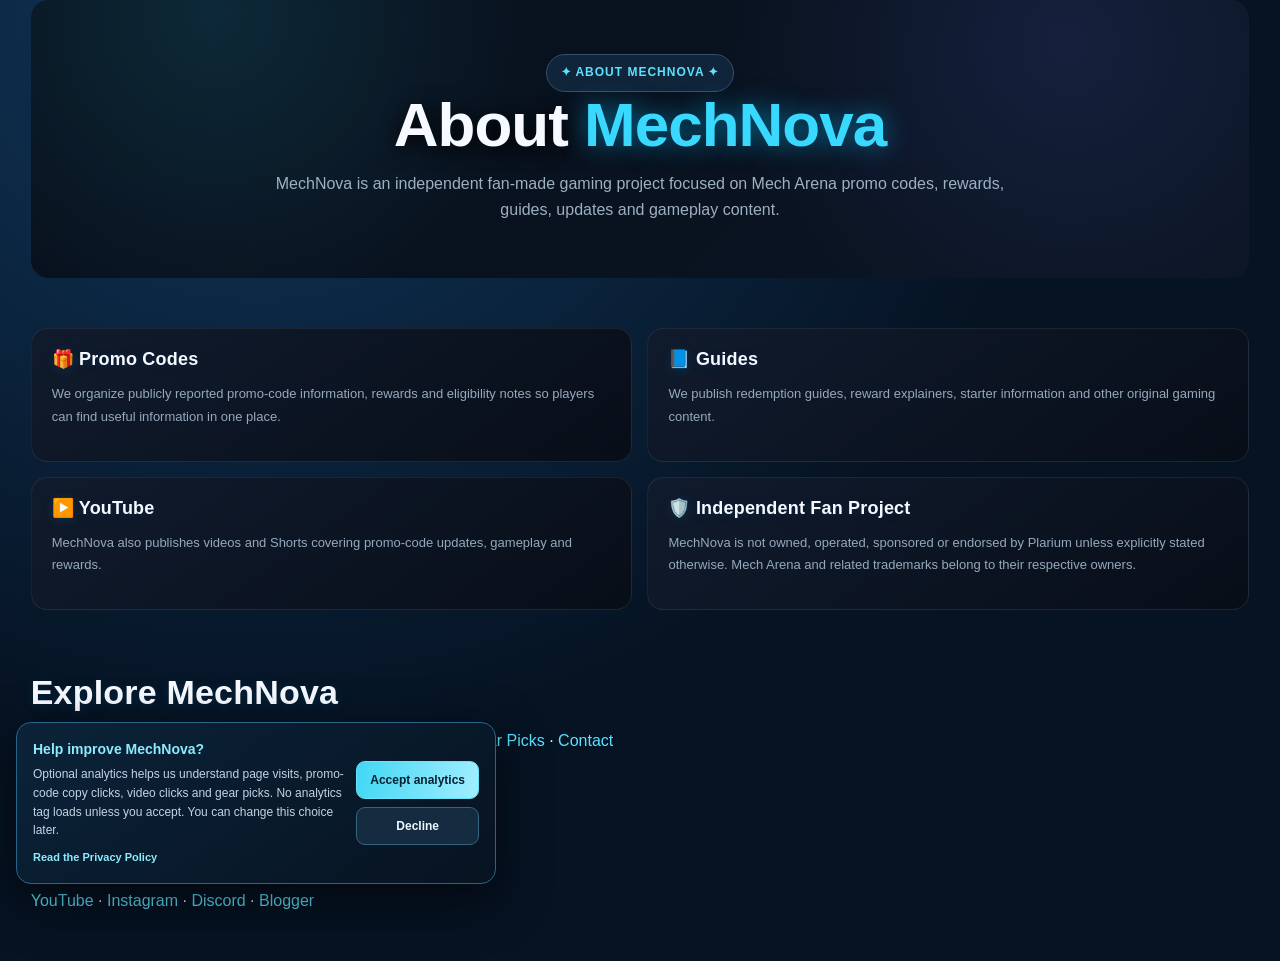
<file: about.html>
<!DOCTYPE html>
<html lang="en">
<head>
<script async src="https://pagead2.googlesyndication.com/pagead/js/adsbygoogle.js?client=ca-pub-9952851746157803" crossorigin="anonymous"></script>
<meta charset="UTF-8">
<meta name="viewport" content="width=device-width, initial-scale=1.0">
<meta name="description" content="About MechNova, an independent Mech Arena fan project featuring promo codes, rewards, guides and gameplay.">
<link rel="canonical" href="https://mechnovaofficial.github.io/about.html">
<title>About MechNova | Mech Arena Codes & Rewards</title>
<link rel="stylesheet" href="/mechnova.css?v=20261010-expiry-analytics">
<style>
.about-hero{padding:54px 24px;text-align:center;background:radial-gradient(circle at 15% 5%,rgba(59,217,255,.12),transparent 30%),radial-gradient(circle at 85% 15%,rgba(91,124,255,.13),transparent 32%),linear-gradient(135deg,#07101c,#0b1422);border-radius:18px}
.about-hero h1{font-size:clamp(38px,6vw,62px);margin:0 0 12px}.about-hero h1 span{color:#39d9ff}.about-hero p{max-width:760px;margin:auto;color:#9db0c2}
.about-grid{display:grid;grid-template-columns:repeat(2,minmax(0,1fr));gap:15px;margin-top:20px}
.about-card{padding:20px;border:1px solid rgba(255,255,255,.08);border-radius:16px;background:linear-gradient(145deg,#101b2d,#080e18)}
.about-card h2{margin:0 0 8px;font-size:18px}.about-card p{color:#94a9bd;font-size:13px;line-height:1.7}
@media(max-width:700px){.about-grid{grid-template-columns:1fr}}
</style>
 <script defer src="/analytics.js?v=20261010a"></script>
<link rel="icon" href="/favicon.ico" sizes="any"><link rel="icon" type="image/png" sizes="32x32" href="/favicon-32.png"><link rel="apple-touch-icon" href="/favicon-180.png">
<script type="application/ld+json">
{
  "@context": "https://schema.org",
  "@type": "AboutPage",
  "name": "About MechNova",
  "description": "MechNova is an independent fan-made gaming project focused on Mech Arena promo codes, rewards, guides, updates and gameplay.",
  "url": "https://mechnovaofficial.github.io/about.html",
  "isPartOf": {
    "@type": "WebSite",
    "name": "MechNova",
    "url": "https://mechnovaofficial.github.io/"
  }
}
</script>
</head>
<body>
<main class="container">
<section class="about-hero">
<div class="tag">✦ ABOUT MECHNOVA ✦</div>
<h1>About <span>MechNova</span></h1>
<p>MechNova is an independent fan-made gaming project focused on Mech Arena promo codes, rewards, guides, updates and gameplay content.</p>
</section>
<section class="section">
<div class="about-grid">
<article class="about-card"><h2>🎁 Promo Codes</h2><p>We organize publicly reported promo-code information, rewards and eligibility notes so players can find useful information in one place.</p></article>
<article class="about-card"><h2>📘 Guides</h2><p>We publish redemption guides, reward explainers, starter information and other original gaming content.</p></article>
<article class="about-card"><h2>▶️ YouTube</h2><p>MechNova also publishes videos and Shorts covering promo-code updates, gameplay and rewards.</p></article>
<article class="about-card"><h2>🛡️ Independent Fan Project</h2><p>MechNova is not owned, operated, sponsored or endorsed by Plarium unless explicitly stated otherwise. Mech Arena and related trademarks belong to their respective owners.</p></article>
</div>
</section>
<section class="section about-useful-links">
<h2>Explore MechNova</h2>
<p><a href="/">Home</a> · <a href="/#codes">Current Promo Codes</a> · <a href="/promo-codes-2026.html">Promo Code Guide</a> · <a href="/affiliate.html">Gaming Gear Picks</a> · <a href="/contact.html">Contact</a></p>
</section>
<section class="section">
<h2>🌐 Follow MechNova</h2>
<p><a href="https://www.youtube.com/@OfficialMechNova" target="_blank" rel="noopener">YouTube</a> · <a href="https://www.instagram.com/mechnovaofficial" target="_blank" rel="noopener">Instagram</a> · <a href="https://discord.gg/W5vGjBkgz" target="_blank" rel="noopener">Discord</a> · <a href="https://mechnovaofficial.blogspot.com/" target="_blank" rel="noopener">Blogger</a></p>
</section>
</main>
</body>
</html>
</file>
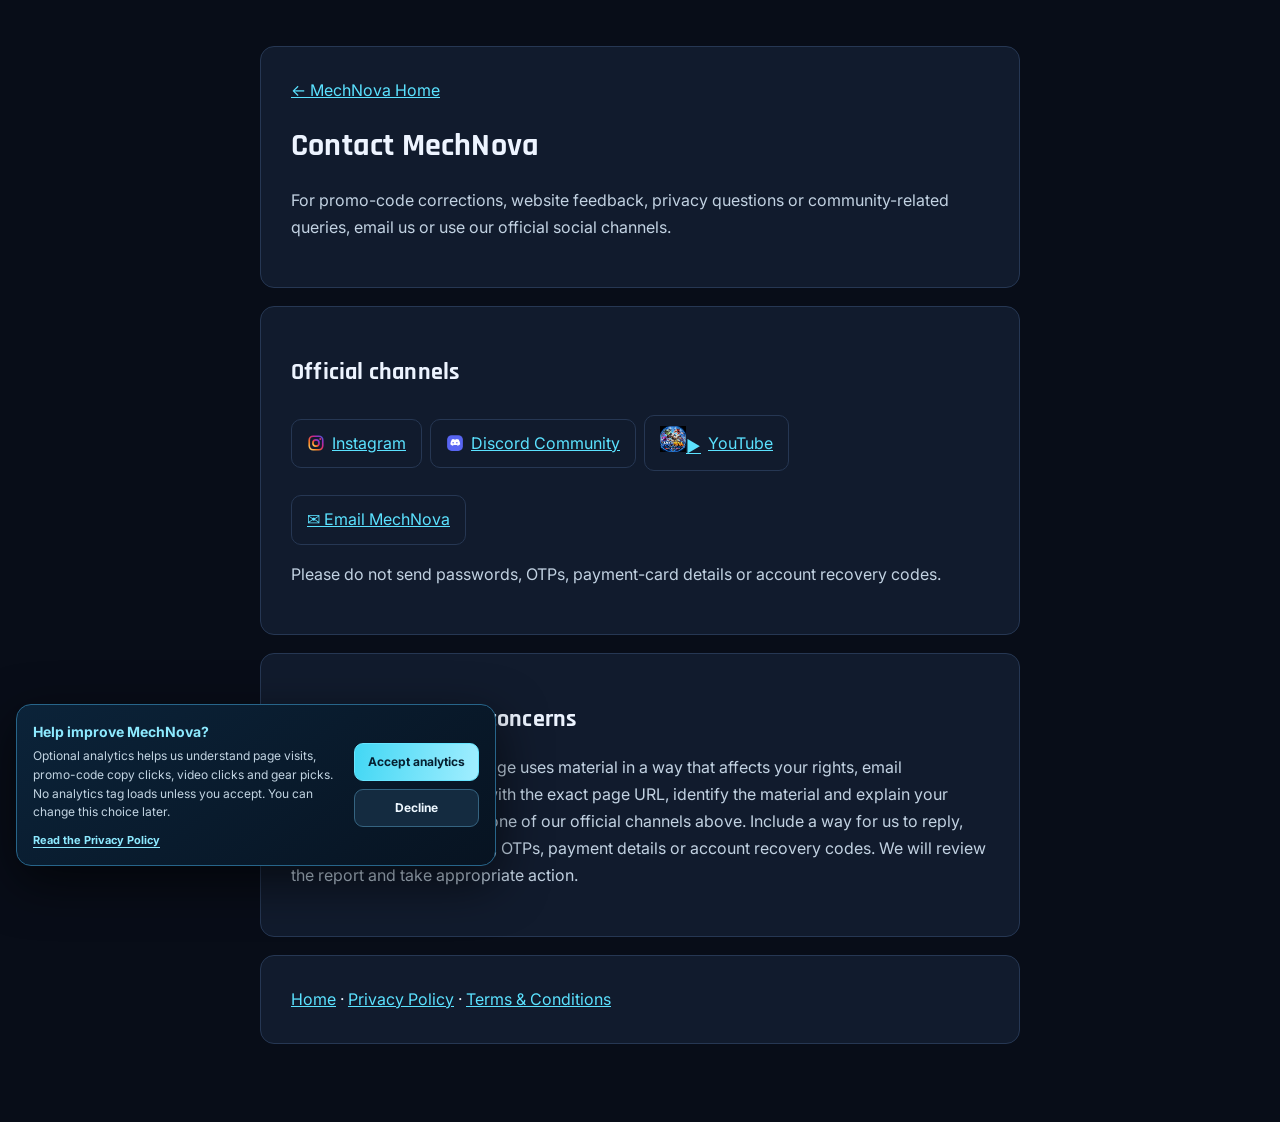
<file: contact.html>
<!doctype html>
<html lang="en"><head>
<script async src="https://pagead2.googlesyndication.com/pagead/js/adsbygoogle.js?client=ca-pub-9952851746157803" crossorigin="anonymous"></script><meta charset="utf-8"><meta name="viewport" content="width=device-width,initial-scale=1"><title>Contact MechNova | Promo Code Help &amp; Support</title><meta name="description" content="Contact MechNova for promo-code corrections, privacy questions, rights concerns and website feedback."><link rel="canonical" href="https://mechnovaofficial.github.io/contact.html"><meta name="robots" content="index,follow"><link rel="preconnect" href="https://fonts.googleapis.com"><link rel="preconnect" href="https://fonts.gstatic.com" crossorigin><link href="https://fonts.googleapis.com/css2?family=Inter:wght@400;500;600;700;800&family=Rajdhani:wght@500;600;700&display=swap" rel="stylesheet"><style>:root{color-scheme:dark;--bg:#080d18;--panel:#111b2d;--text:#edf4ff;--muted:#c2d2e2;--accent:#5be2ff;--line:#263753}*{box-sizing:border-box}body{margin:0;background:var(--bg);color:var(--text);font:16px/1.7 Inter,"Nirmala UI","Segoe UI",Arial,sans-serif}h1,h2{font-family:Rajdhani,"Nirmala UI","Segoe UI",Arial,sans-serif;font-weight:700;letter-spacing:.2px;line-height:1.25}.wrap{width:min(760px,calc(100% - 32px));margin:auto;padding:28px 0 60px}header,section,footer{background:var(--panel);border:1px solid var(--line);border-radius:14px;padding:clamp(18px,4vw,30px);margin:18px 0}a{color:var(--accent)}p{color:var(--muted)}.link{display:inline-block;padding:10px 15px;border:1px solid var(--line);border-radius:10px;margin:8px 8px 0 0} .social-symbol-library{position:absolute;width:0;height:0;overflow:hidden}.social-link{display:inline-flex;align-items:center;gap:7px}.social-icon{width:18px;height:18px;flex:0 0 18px;display:block}.social-link--youtube{--social-brand:#ff0033}.social-link--discord{--social-brand:#5865f2}.social-link--instagram{--social-brand:#d62976}.social-arrow{font-size:.82em;opacity:.75}.link.social-link{display:inline-flex;margin:8px 8px 0 0}</style> <script defer src="/analytics.js?v=20261010a"></script>
<link rel="icon" href="/favicon.ico" sizes="any"><link rel="icon" type="image/png" sizes="32x32" href="/favicon-32.png"><link rel="apple-touch-icon" href="/favicon-180.png">
</head><body><svg class="social-symbol-library" aria-hidden="true" focusable="false" xmlns="http://www.w3.org/2000/svg">
 <defs><linearGradient id="instagram-gradient" x1="0" y1="1" x2="1" y2="0"><stop offset="0" stop-color="#feda75"/><stop offset=".28" stop-color="#fa7e1e"/><stop offset=".58" stop-color="#d62976"/><stop offset=".8" stop-color="#962fbf"/><stop offset="1" stop-color="#4f5bd5"/></linearGradient></defs>
 
 <symbol id="social-mark-instagram" viewBox="0 0 24 24"><rect x="3" y="3" width="18" height="18" rx="5.2" fill="none" stroke="url(#instagram-gradient)" stroke-width="2.2"/><circle cx="12" cy="12" r="4.1" fill="none" stroke="url(#instagram-gradient)" stroke-width="2.2"/><circle cx="17.7" cy="6.6" r="1.35" fill="#d62976"/></symbol>
 <symbol id="social-mark-discord" viewBox="0 0 24 24"><rect x="1.5" y="1.5" width="21" height="21" rx="6" fill="#5865f2"/><path d="M7.1 7.4a13.2 13.2 0 0 1 3-.9l.4.8a10.6 10.6 0 0 1 3 0l.4-.8a13.2 13.2 0 0 1 3 .9c1.2 1.8 1.9 3.9 2 6.2-1 1-2.2 1.7-3.5 2l-.7-1.1 1.1-.5a8 8 0 0 1-6.9 0l1.1.5-.7 1.1a9 9 0 0 1-3.5-2c.1-2.3.8-4.4 2.1-6.2Z" fill="#fff"/><circle cx="9.5" cy="11.5" r="1" fill="#5865f2"/><circle cx="14.5" cy="11.5" r="1" fill="#5865f2"/></symbol>
</svg><main class="wrap"><header><a href="/">← MechNova Home</a><h1>Contact MechNova</h1><p>For promo-code corrections, website feedback, privacy questions or community-related queries, email us or use our official social channels.</p></header><section><h2>Official channels</h2><a class="link social-link social-link--instagram" href="https://www.instagram.com/mechnovaofficial?stkn=MWMyYnNqdWs0aWJ2Zw==" target="_blank" rel="noopener noreferrer"><svg class="social-icon" aria-hidden="true" focusable="false" viewBox="0 0 24 24"><use href="#social-mark-instagram"></use></svg><span>Instagram</span></a><a class="link social-link social-link--discord" href="https://discord.gg/W5vGjBkgz" target="_blank" rel="noopener noreferrer"><svg class="social-icon" aria-hidden="true" focusable="false" viewBox="0 0 24 24"><use href="#social-mark-discord"></use></svg><span>Discord Community</span></a><a class="link social-link social-link--youtube" href="https://www.youtube.com/@OfficialMechNova" target="_blank" rel="noopener noreferrer"><span class="channel-logo-wrap"><img class="channel-logo" src="/images/MechNova-logo.webp" alt="MechNova" width="26" height="26" loading="lazy" decoding="async"><span class="channel-platform-badge" aria-hidden="true">▶</span></span><span>YouTube</span></a><p><a class="link" href="mailto:krishnanare9@gmail.com">✉ Email MechNova</a></p><p>Please do not send passwords, OTPs, payment-card details or account recovery codes.</p></section><section><h2>Rights and content concerns</h2><p>If you believe a page or image uses material in a way that affects your rights, email <a href="mailto:krishnanare9@gmail.com">krishnanare9@gmail.com</a> with the exact page URL, identify the material and explain your concern. You can also use one of our official channels above. Include a way for us to reply, but do not send passwords, OTPs, payment details or account recovery codes. We will review the report and take appropriate action.</p></section><footer><a href="/">Home</a> · <a href="/privacy-policy.html">Privacy Policy</a> · <a href="/terms-and-disclaimer.html">Terms &amp; Conditions</a></footer></main></body></html>
</file>
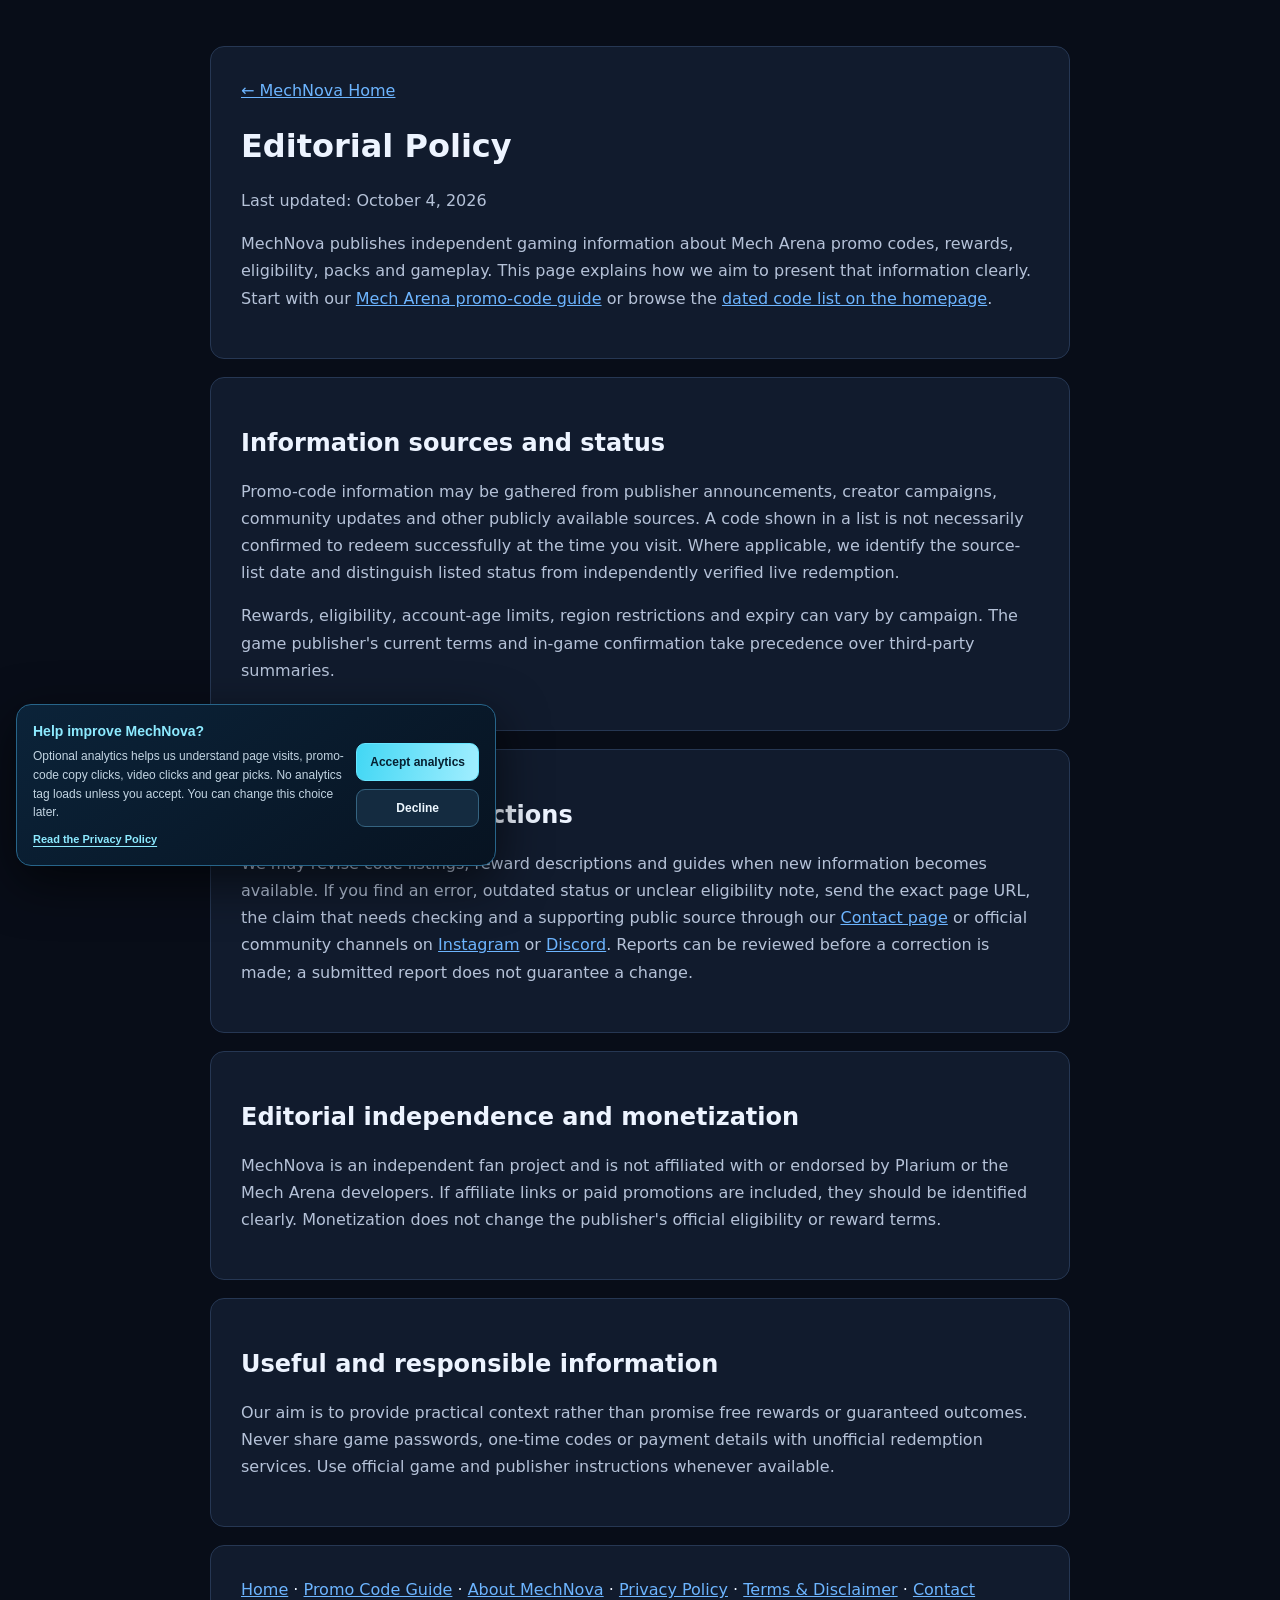
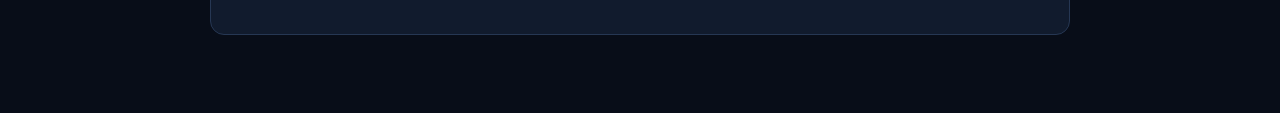
<file: editorial-policy.html>
<!doctype html>
<html lang="en"><head>
<script async src="https://pagead2.googlesyndication.com/pagead/js/adsbygoogle.js?client=ca-pub-9952851746157803" crossorigin="anonymous"></script><meta charset="utf-8"><meta name="viewport" content="width=device-width,initial-scale=1"><title>Editorial Policy | MechNova Promo Codes</title><meta name="description" content="Learn how MechNova presents Mech Arena promo-code information, eligibility notes, updates and corrections."><link rel="canonical" href="https://mechnovaofficial.github.io/editorial-policy.html"><meta name="robots" content="index,follow"><style>:root{color-scheme:dark;--bg:#080d18;--panel:#111b2d;--text:#edf4ff;--muted:#b5c2d8;--accent:#6db5ff;--line:#263753}*{box-sizing:border-box}body{margin:0;background:var(--bg);color:var(--text);font:16px/1.7 system-ui,Arial,sans-serif}.wrap{width:min(860px,calc(100% - 32px));margin:auto;padding:28px 0 60px}header,section,footer{background:var(--panel);border:1px solid var(--line);border-radius:14px;padding:clamp(18px,4vw,30px);margin:18px 0}a{color:var(--accent)}h1,h2{line-height:1.25}p,li{color:var(--muted)}</style> <script defer src="/analytics.js?v=20261010a"></script>
<link rel="icon" href="/favicon.ico" sizes="any"><link rel="icon" type="image/png" sizes="32x32" href="/favicon-32.png"><link rel="apple-touch-icon" href="/favicon-180.png">
</head><body><main class="wrap"><header><a href="/">← MechNova Home</a><h1>Editorial Policy</h1><p>Last updated: October 4, 2026</p><p>MechNova publishes independent gaming information about Mech Arena promo codes, rewards, eligibility, packs and gameplay. This page explains how we aim to present that information clearly. Start with our <a href="/promo-codes-2026.html">Mech Arena promo-code guide</a> or browse the <a href="/#codes">dated code list on the homepage</a>.</p></header>
<section><h2>Information sources and status</h2><p>Promo-code information may be gathered from publisher announcements, creator campaigns, community updates and other publicly available sources. A code shown in a list is not necessarily confirmed to redeem successfully at the time you visit. Where applicable, we identify the source-list date and distinguish listed status from independently verified live redemption.</p><p>Rewards, eligibility, account-age limits, region restrictions and expiry can vary by campaign. The game publisher's current terms and in-game confirmation take precedence over third-party summaries.</p></section>
<section><h2>Updates and corrections</h2><p>We may revise code listings, reward descriptions and guides when new information becomes available. If you find an error, outdated status or unclear eligibility note, send the exact page URL, the claim that needs checking and a supporting public source through our <a href="/contact.html">Contact page</a> or official community channels on <a href="https://www.instagram.com/mechnovaofficial?stkn=MWMyYnNqdWs0aWJ2Zw==" target="_blank" rel="noopener noreferrer">Instagram</a> or <a href="https://discord.gg/W5vGjBkgz" target="_blank" rel="noopener noreferrer">Discord</a>. Reports can be reviewed before a correction is made; a submitted report does not guarantee a change.</p></section>
<section><h2>Editorial independence and monetization</h2><p>MechNova is an independent fan project and is not affiliated with or endorsed by Plarium or the Mech Arena developers. If affiliate links or paid promotions are included, they should be identified clearly. Monetization does not change the publisher's official eligibility or reward terms.</p></section>
<section><h2>Useful and responsible information</h2><p>Our aim is to provide practical context rather than promise free rewards or guaranteed outcomes. Never share game passwords, one-time codes or payment details with unofficial redemption services. Use official game and publisher instructions whenever available.</p></section><footer><a href="/">Home</a> · <a href="/promo-codes-2026.html">Promo Code Guide</a> · <a href="/about.html">About MechNova</a> · <a href="/privacy-policy.html">Privacy Policy</a> · <a href="/terms-and-disclaimer.html">Terms &amp; Disclaimer</a> · <a href="/contact.html">Contact</a></footer></main></body></html>
</file>
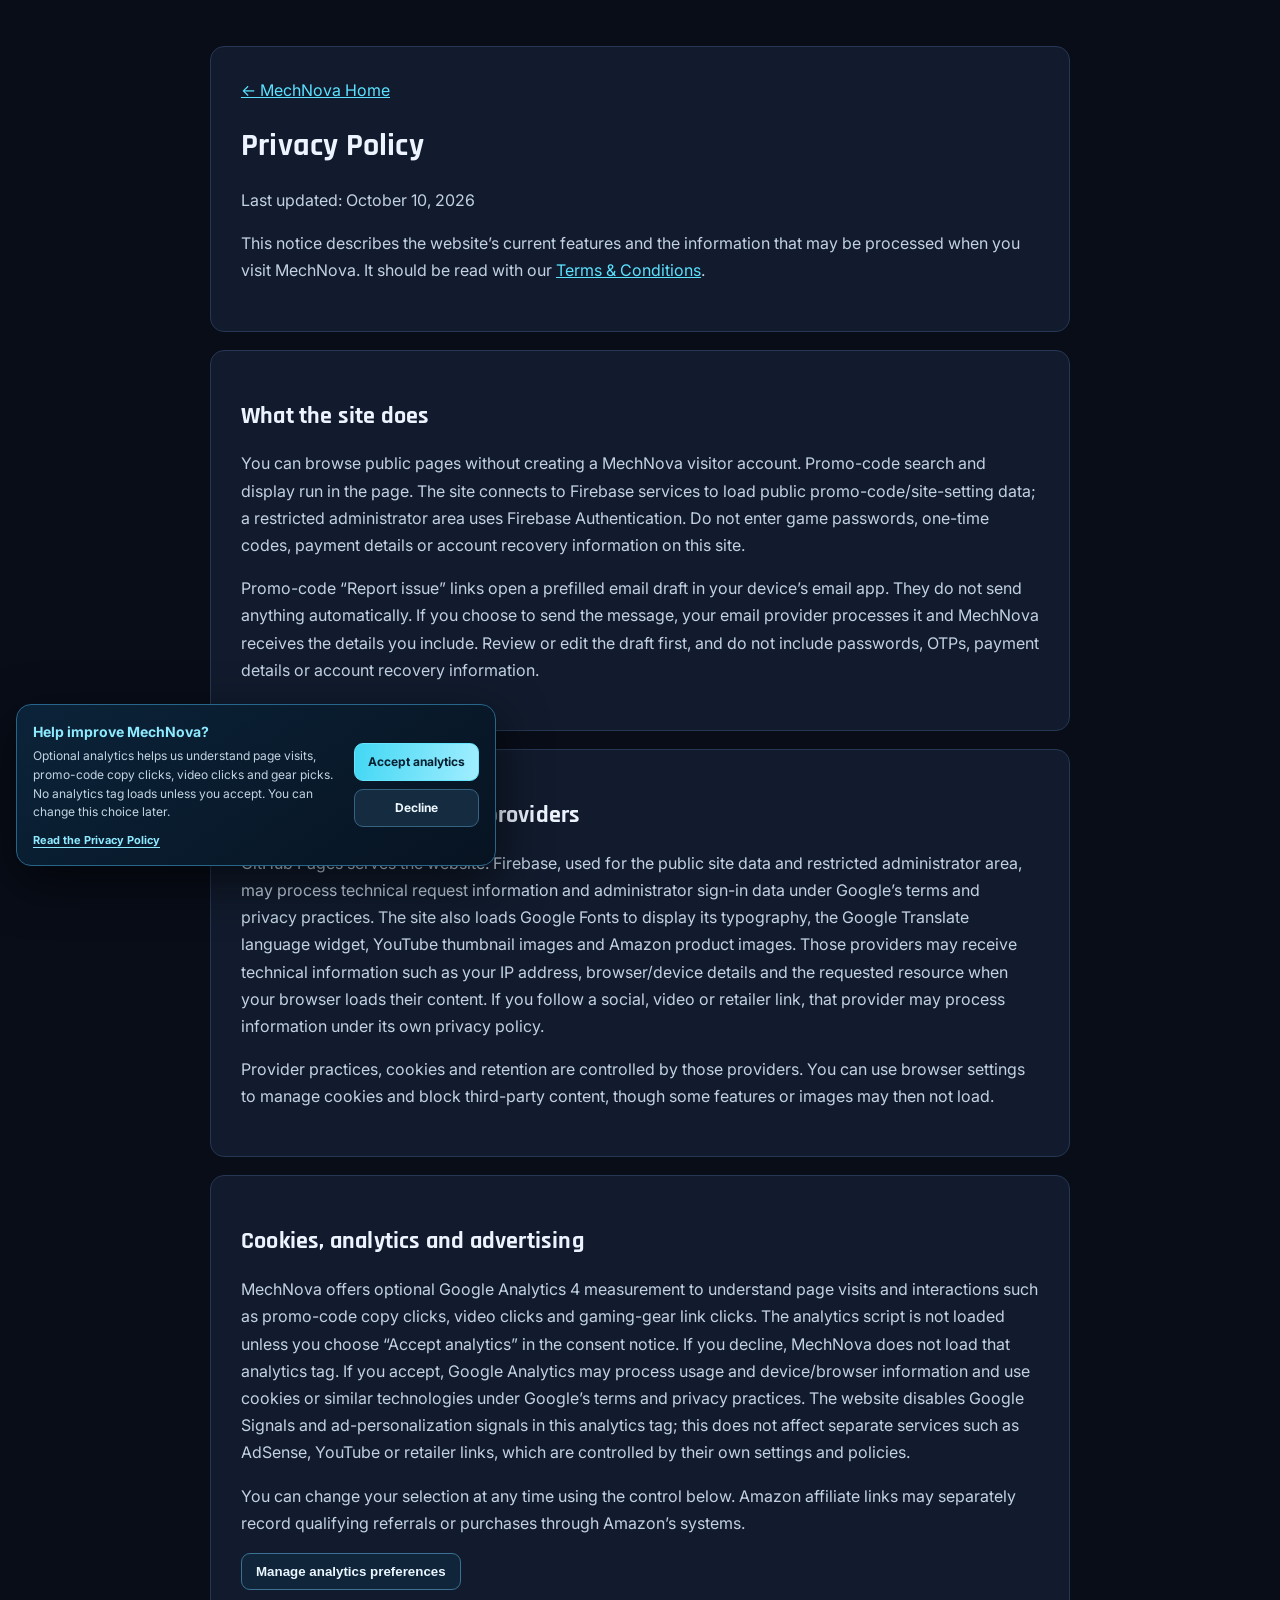
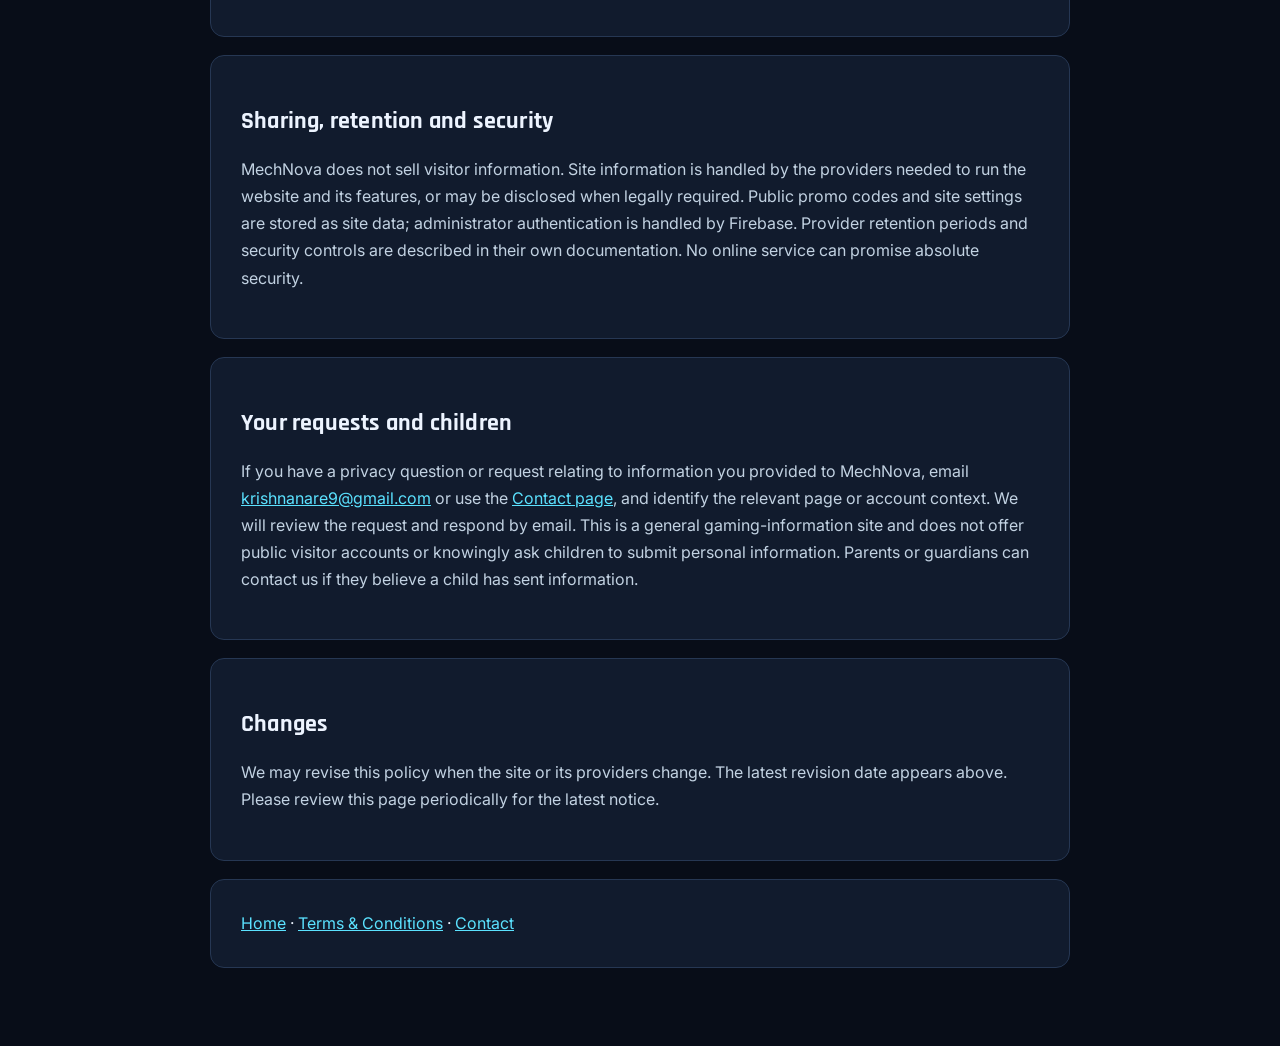
<file: privacy-policy.html>
<!doctype html>
<html lang="en"><head>
<script async src="https://pagead2.googlesyndication.com/pagead/js/adsbygoogle.js?client=ca-pub-9952851746157803" crossorigin="anonymous"></script><meta charset="utf-8"><meta name="viewport" content="width=device-width,initial-scale=1"><title>Privacy Policy | MechNova Website &amp; Analytics</title><meta name="description" content="Learn what information may be processed when using the MechNova website and its third-party services."><link rel="canonical" href="https://mechnovaofficial.github.io/privacy-policy.html"><meta name="robots" content="index,follow"><link rel="preconnect" href="https://fonts.googleapis.com"><link rel="preconnect" href="https://fonts.gstatic.com" crossorigin><link href="https://fonts.googleapis.com/css2?family=Inter:wght@400;500;600;700;800&family=Rajdhani:wght@500;600;700&display=swap" rel="stylesheet"><style>:root{color-scheme:dark;--bg:#080d18;--panel:#111b2d;--text:#edf4ff;--muted:#c2d2e2;--accent:#5be2ff;--line:#263753}*{box-sizing:border-box}body{margin:0;background:var(--bg);color:var(--text);font:16px/1.7 Inter,"Nirmala UI","Segoe UI",Arial,sans-serif}.wrap{width:min(860px,calc(100% - 32px));margin:auto;padding:28px 0 60px}header,section,footer{background:var(--panel);border:1px solid var(--line);border-radius:14px;padding:clamp(18px,4vw,30px);margin:18px 0}a{color:var(--accent)}h1,h2{font-family:Rajdhani,"Nirmala UI","Segoe UI",Arial,sans-serif;font-weight:700;letter-spacing:.2px;line-height:1.25}p,li{color:var(--muted)}.muted{color:var(--muted)}</style> <script defer src="/analytics.js?v=20261010a"></script>
<link rel="icon" href="/favicon.ico" sizes="any"><link rel="icon" type="image/png" sizes="32x32" href="/favicon-32.png"><link rel="apple-touch-icon" href="/favicon-180.png">
</head><body><main class="wrap"><header><a href="/">← MechNova Home</a><h1>Privacy Policy</h1><p class="muted">Last updated: October 10, 2026</p><p>This notice describes the website’s current features and the information that may be processed when you visit MechNova. It should be read with our <a href="/terms-and-disclaimer.html">Terms &amp; Conditions</a>.</p></header>
<section><h2>What the site does</h2><p>You can browse public pages without creating a MechNova visitor account. Promo-code search and display run in the page. The site connects to Firebase services to load public promo-code/site-setting data; a restricted administrator area uses Firebase Authentication. Do not enter game passwords, one-time codes, payment details or account recovery information on this site.</p><p>Promo-code “Report issue” links open a prefilled email draft in your device’s email app. They do not send anything automatically. If you choose to send the message, your email provider processes it and MechNova receives the details you include. Review or edit the draft first, and do not include passwords, OTPs, payment details or account recovery information.</p></section>
<section><h2>Information handled by providers</h2><p>GitHub Pages serves the website. Firebase, used for the public site data and restricted administrator area, may process technical request information and administrator sign-in data under Google’s terms and privacy practices. The site also loads Google Fonts to display its typography, the Google Translate language widget, YouTube thumbnail images and Amazon product images. Those providers may receive technical information such as your IP address, browser/device details and the requested resource when your browser loads their content. If you follow a social, video or retailer link, that provider may process information under its own privacy policy.</p><p>Provider practices, cookies and retention are controlled by those providers. You can use browser settings to manage cookies and block third-party content, though some features or images may then not load.</p></section>
<section><h2>Cookies, analytics and advertising</h2><p>MechNova offers optional Google Analytics 4 measurement to understand page visits and interactions such as promo-code copy clicks, video clicks and gaming-gear link clicks. The analytics script is not loaded unless you choose “Accept analytics” in the consent notice. If you decline, MechNova does not load that analytics tag. If you accept, Google Analytics may process usage and device/browser information and use cookies or similar technologies under Google’s terms and privacy practices. The website disables Google Signals and ad-personalization signals in this analytics tag; this does not affect separate services such as AdSense, YouTube or retailer links, which are controlled by their own settings and policies.</p><p>You can change your selection at any time using the control below. Amazon affiliate links may separately record qualifying referrals or purchases through Amazon’s systems.</p><p><button type="button" id="manageAnalyticsConsent" style="padding:10px 14px;border:1px solid #3b7192;border-radius:9px;background:#10243a;color:#eaf7ff;font-weight:700;cursor:pointer">Manage analytics preferences</button></p></section>
<section><h2>Sharing, retention and security</h2><p>MechNova does not sell visitor information. Site information is handled by the providers needed to run the website and its features, or may be disclosed when legally required. Public promo codes and site settings are stored as site data; administrator authentication is handled by Firebase. Provider retention periods and security controls are described in their own documentation. No online service can promise absolute security.</p></section>
<section><h2>Your requests and children</h2><p>If you have a privacy question or request relating to information you provided to MechNova, email <a href="mailto:krishnanare9@gmail.com">krishnanare9@gmail.com</a> or use the <a href="/contact.html">Contact page</a>, and identify the relevant page or account context. We will review the request and respond by email. This is a general gaming-information site and does not offer public visitor accounts or knowingly ask children to submit personal information. Parents or guardians can contact us if they believe a child has sent information.</p></section>
<section><h2>Changes</h2><p>We may revise this policy when the site or its providers change. The latest revision date appears above. Please review this page periodically for the latest notice.</p></section>
<footer><a href="/">Home</a> · <a href="/terms-and-disclaimer.html">Terms &amp; Conditions</a> · <a href="/contact.html">Contact</a></footer></main></body></html>
</file>
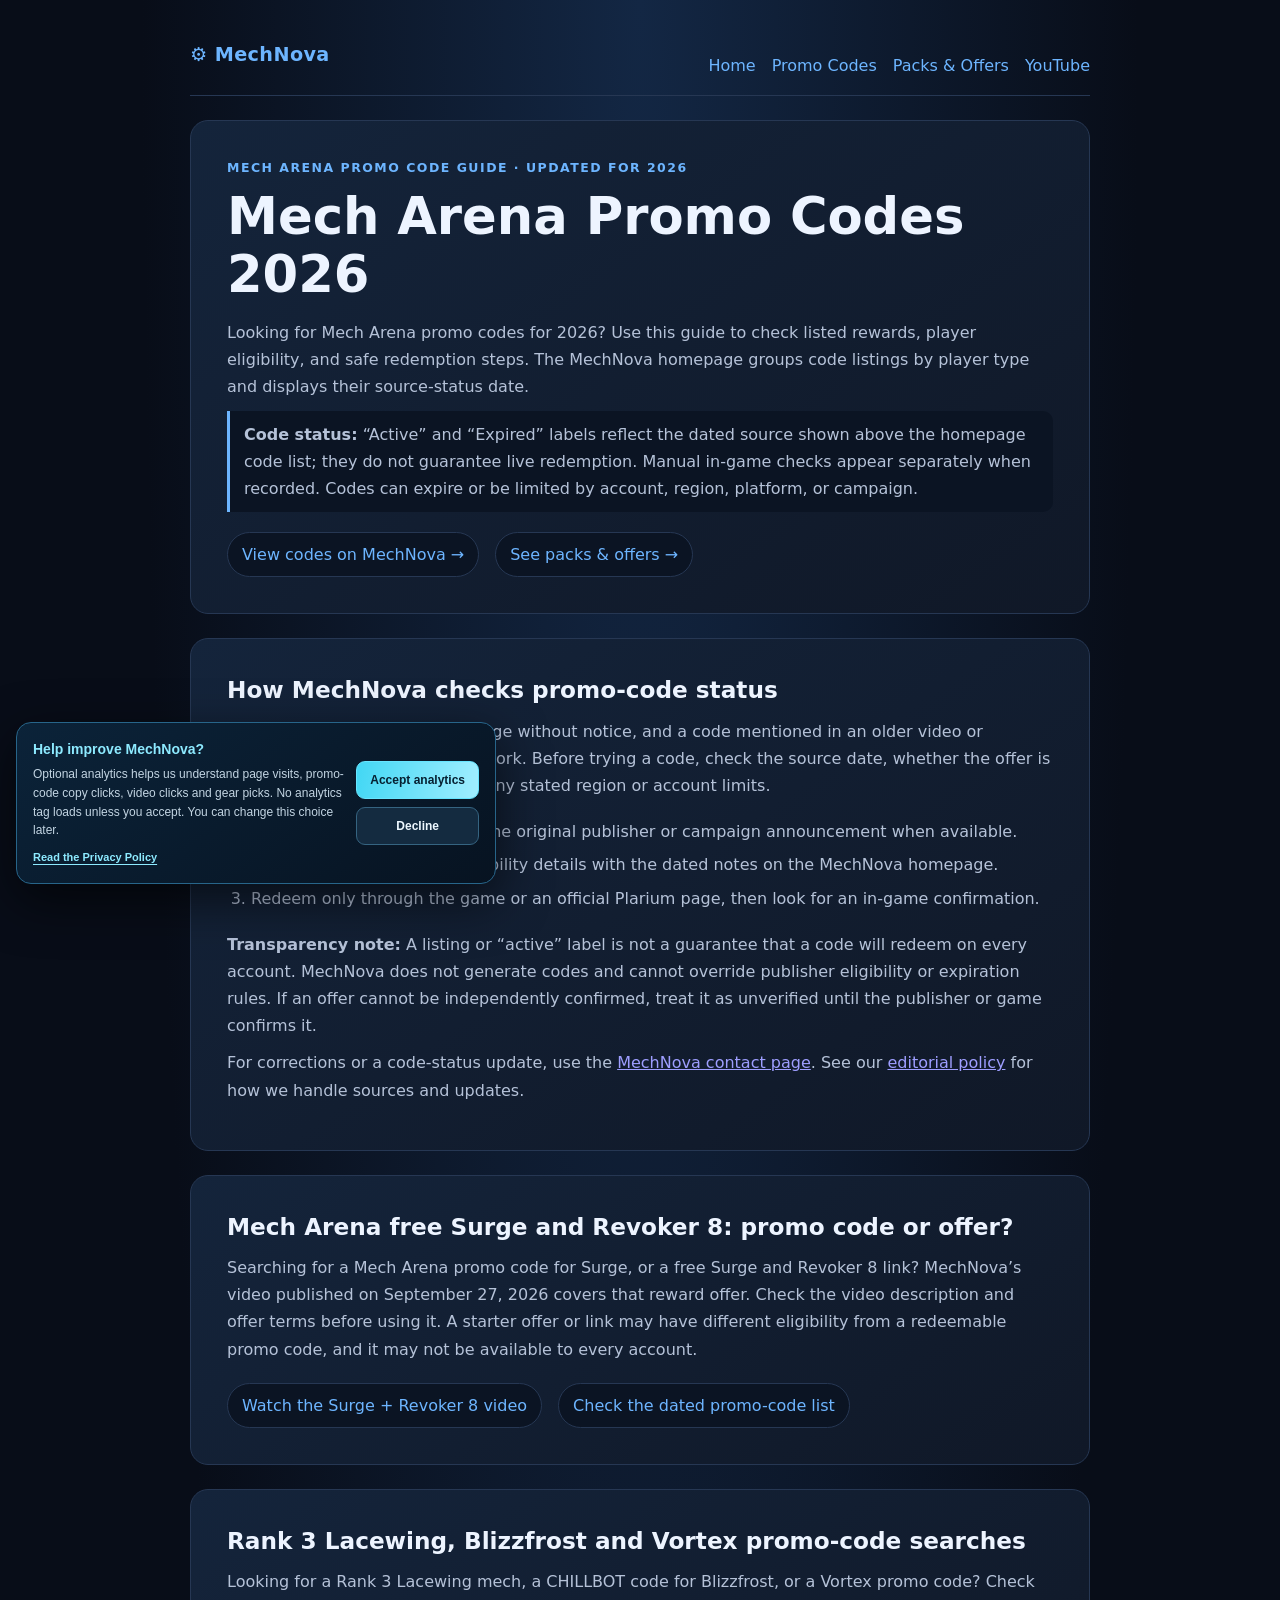
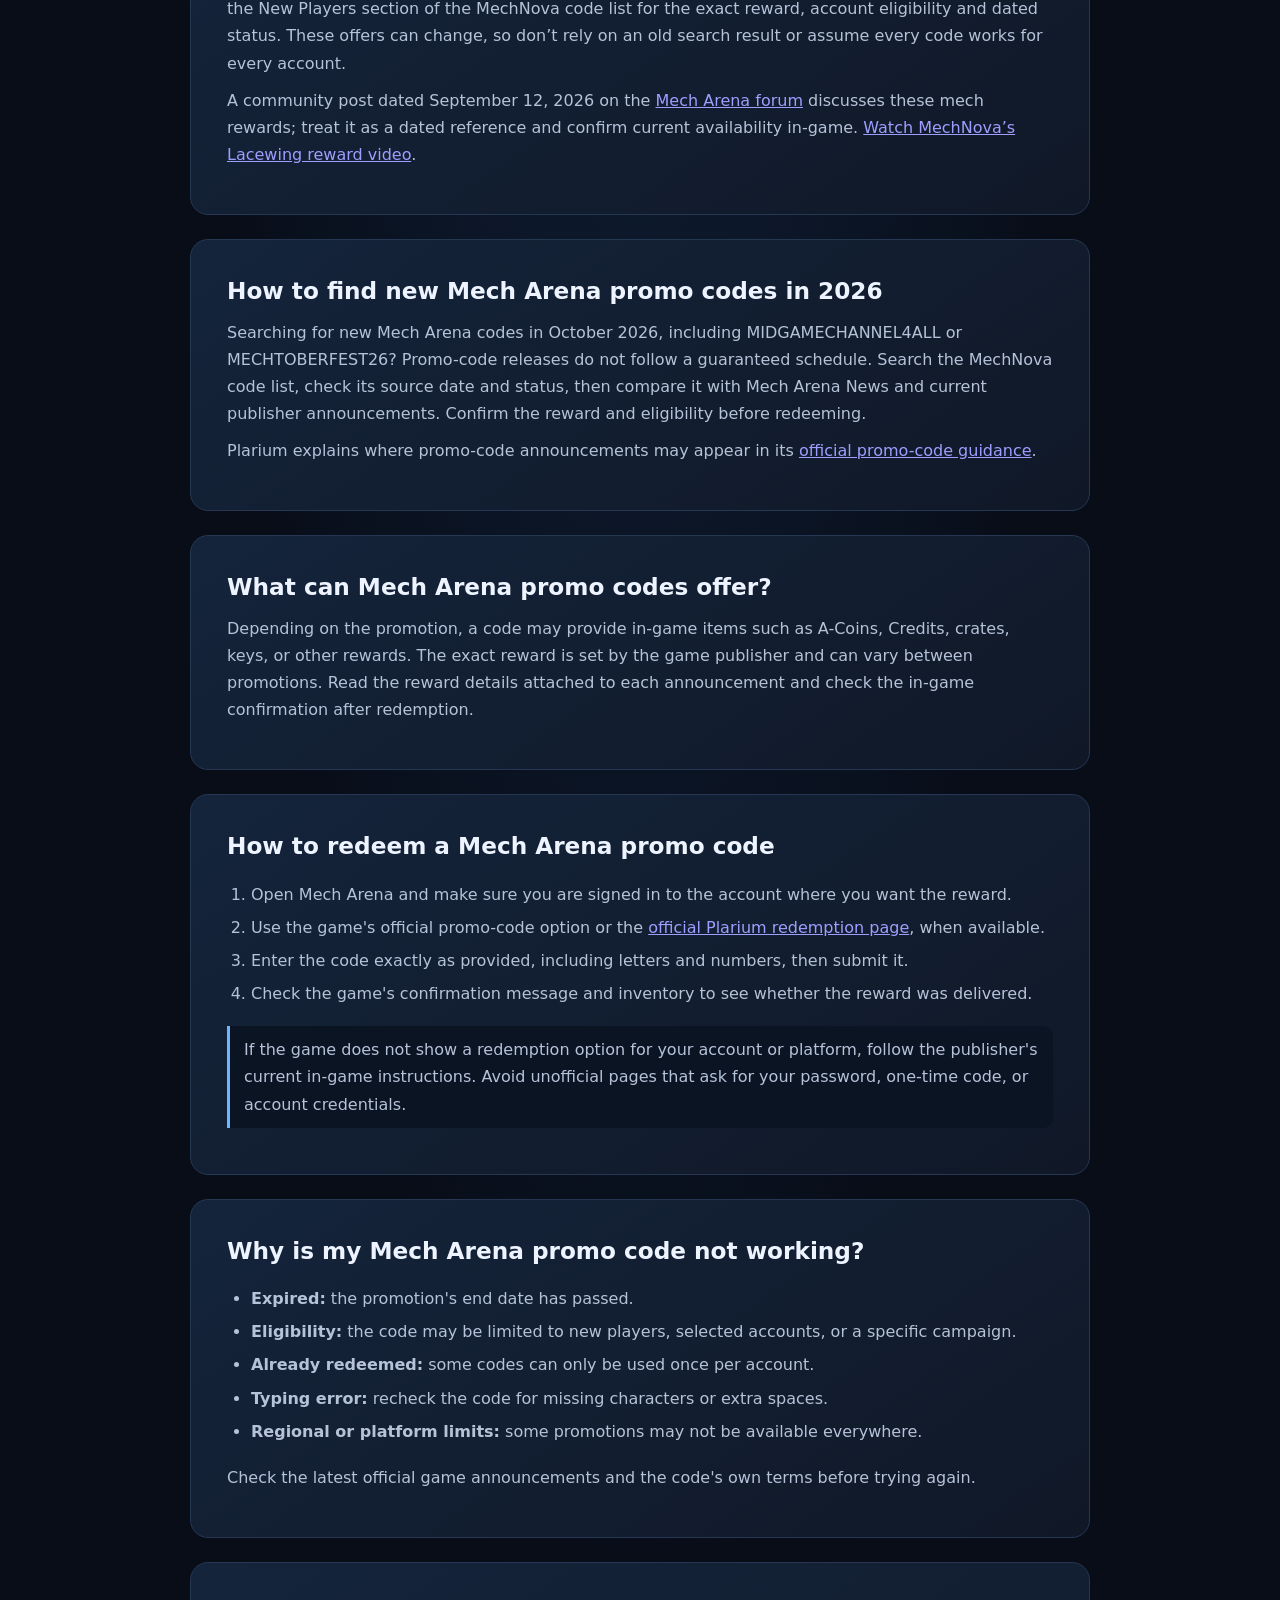
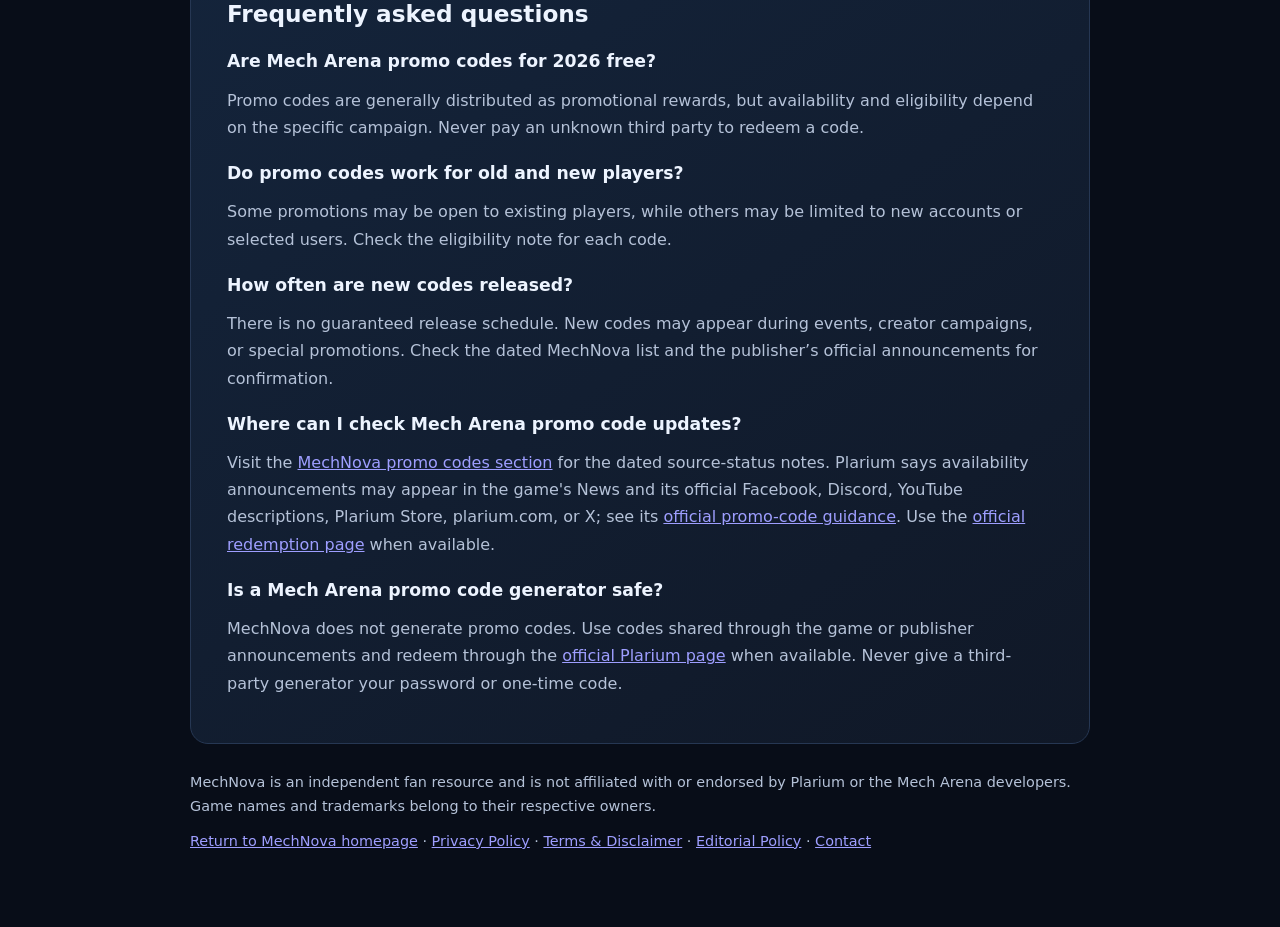
<file: promo-codes-2026.html>
<!doctype html>
<html lang="en">
<head>
<script async src="https://pagead2.googlesyndication.com/pagead/js/adsbygoogle.js?client=ca-pub-9952851746157803" crossorigin="anonymous"></script>
<meta charset="utf-8">
<meta name="viewport" content="width=device-width,initial-scale=1">
<title>Mech Arena Promo Codes 2026: Mech Rewards Guide | MechNova</title>
<meta name="description" content="Mech Arena promo code guide for 2026: find Surge, Revoker 8 and Rank 3 mech reward info, check player eligibility and redeem codes safely.">
<link rel="canonical" href="https://mechnovaofficial.github.io/promo-codes-2026.html">
<meta name="robots" content="index,follow,max-image-preview:large">
<meta property="og:type" content="article">
<meta property="og:site_name" content="MechNova">
<meta property="og:title" content="Mech Arena Promo Codes 2026: Mech Rewards Guide | MechNova">
<meta property="og:description" content="Surge, Revoker 8 and Rank 3 mech reward guidance, eligibility checks and safe redemption steps.">
<meta property="og:url" content="https://mechnovaofficial.github.io/promo-codes-2026.html">
<meta property="og:image" content="https://mechnovaofficial.github.io/images/MechNova-bannarnew.webp?v=4">
<meta property="og:image:alt" content="MechNova Mech Arena promo code guide">
<meta name="twitter:card" content="summary_large_image">
<meta name="twitter:title" content="Mech Arena Promo Codes 2026: Mech Rewards Guide | MechNova">
<meta name="twitter:description" content="Guidance for Surge, Revoker 8, Lacewing, Blizzfrost and Vortex reward searches.">
<meta name="twitter:image" content="https://mechnovaofficial.github.io/images/MechNova-bannarnew.webp?v=4">
<style>
:root{color-scheme:dark;--bg:#080d18;--panel:#111b2d;--text:#edf4ff;--muted:#b5c2d8;--accent:#6db5ff;--line:#263753}
*{box-sizing:border-box}body{margin:0;background:radial-gradient(ellipse at top,#132744 0,#080d18 55%);color:var(--text);font:16px/1.7 system-ui,-apple-system,Segoe UI,Arial,sans-serif}.wrap{width:min(900px,calc(100% - 32px));margin:auto;padding:32px 0 64px}.top{display:flex;justify-content:space-between;align-items:center;gap:12px;flex-wrap:wrap;border-bottom:1px solid var(--line);padding-bottom:16px}.brand{font-weight:800;font-size:1.2rem;letter-spacing:.4px}.top a,.links a{color:var(--accent);text-decoration:none}.top a:hover,.links a:hover{text-decoration:underline}.hero,.card{background:linear-gradient(145deg,#14243b,#101827);border:1px solid var(--line);border-radius:18px;padding:clamp(20px,5vw,36px);margin-top:24px}.eyebrow{color:var(--accent);font-weight:700;text-transform:uppercase;letter-spacing:.12em;font-size:.78rem}h1{font-size:clamp(2rem,6vw,3.2rem);line-height:1.12;margin:10px 0 16px}h2{font-size:1.45rem;line-height:1.3;margin:0 0 12px}h3{font-size:1.08rem;margin:18px 0 6px}p{margin:10px 0;color:var(--muted)}ul,ol{padding-left:24px;color:var(--muted)}li{padding:3px 0}.note{border-left:3px solid var(--accent);padding:10px 14px;background:#0b1423;border-radius:0 10px 10px 0}.links{display:flex;gap:16px;flex-wrap:wrap;margin-top:20px}.pill{display:inline-block;padding:8px 14px;border:1px solid var(--line);border-radius:999px;background:#0b1423}footer{color:var(--muted);font-size:.9rem;margin-top:26px}a:focus{outline:2px solid var(--accent);outline-offset:3px}
</style>
<script type="application/ld+json">
{
  "@context": "https://schema.org",
  "@type": "BreadcrumbList",
  "itemListElement": [
    {
      "@type": "ListItem",
      "position": 1,
      "name": "MechNova",
      "item": "https://mechnovaofficial.github.io/"
    },
    {
      "@type": "ListItem",
      "position": 2,
      "name": "Mech Arena Promo Codes 2026",
      "item": "https://mechnovaofficial.github.io/promo-codes-2026.html"
    }
  ]
}
</script>
 <script defer src="/analytics.js?v=20261010a"></script>
<link rel="icon" href="/favicon.ico" sizes="any"><link rel="icon" type="image/png" sizes="32x32" href="/favicon-32.png"><link rel="apple-touch-icon" href="/favicon-180.png">
</head>
<body><main class="wrap">
<header class="top"><a class="brand" href="/">⚙ MechNova</a><nav class="links" aria-label="Main navigation"><a href="/">Home</a><a href="/#codes">Promo Codes</a><a href="/#packs">Packs &amp; Offers</a><a href="https://www.youtube.com/@OfficialMechNova" target="_blank" rel="noopener">YouTube</a></nav></header>
<section class="hero"><div class="eyebrow">Mech Arena Promo Code Guide · Updated for 2026</div><h1>Mech Arena Promo Codes 2026</h1><p>Looking for Mech Arena promo codes for 2026? Use this guide to check listed rewards, player eligibility, and safe redemption steps. The MechNova homepage groups code listings by player type and displays their source-status date.</p><p class="note"><strong>Code status:</strong> “Active” and “Expired” labels reflect the dated source shown above the homepage code list; they do not guarantee live redemption. Manual in-game checks appear separately when recorded. Codes can expire or be limited by account, region, platform, or campaign.</p><div class="links"><a class="pill" href="/#codes">View codes on MechNova →</a><a class="pill" href="/#packs">See packs &amp; offers →</a></div></section>
<section class="card" id="code-verification"><h2>How MechNova checks promo-code status</h2><p>Promo-code availability can change without notice, and a code mentioned in an older video or community post may no longer work. Before trying a code, check the source date, whether the offer is for new or existing players, and any stated region or account limits.</p><ol><li>Check the date and terms of the original publisher or campaign announcement when available.</li><li>Compare the reward and eligibility details with the dated notes on the MechNova homepage.</li><li>Redeem only through the game or an official Plarium page, then look for an in-game confirmation.</li></ol><p><strong>Transparency note:</strong> A listing or “active” label is not a guarantee that a code will redeem on every account. MechNova does not generate codes and cannot override publisher eligibility or expiration rules. If an offer cannot be independently confirmed, treat it as unverified until the publisher or game confirms it.</p><p>For corrections or a code-status update, use the <a href="/contact.html">MechNova contact page</a>. See our <a href="/editorial-policy.html">editorial policy</a> for how we handle sources and updates.</p></section>
<section class="card" id="surge-revoker-8"><h2>Mech Arena free Surge and Revoker 8: promo code or offer?</h2><p>Searching for a Mech Arena promo code for Surge, or a free Surge and Revoker 8 link? MechNova’s video published on September 27, 2026 covers that reward offer. Check the video description and offer terms before using it. A starter offer or link may have different eligibility from a redeemable promo code, and it may not be available to every account.</p><div class="links"><a class="pill" href="https://www.youtube.com/watch?v=vFGyhKSPu3U" target="_blank" rel="noopener noreferrer">Watch the Surge + Revoker 8 video</a><a class="pill" href="/#codes">Check the dated promo-code list</a></div></section>
<section class="card" id="rank-3-mech-rewards"><h2>Rank 3 Lacewing, Blizzfrost and Vortex promo-code searches</h2><p>Looking for a Rank 3 Lacewing mech, a CHILLBOT code for Blizzfrost, or a Vortex promo code? Check the New Players section of the MechNova code list for the exact reward, account eligibility and dated status. These offers can change, so don’t rely on an old search result or assume every code works for every account.</p><p>A community post dated September 12, 2026 on the <a href="https://forum.plarium.com/mech-arena/704_tavern/1761118_promo-codes/" target="_blank" rel="noopener noreferrer">Mech Arena forum</a> discusses these mech rewards; treat it as a dated reference and confirm current availability in-game. <a href="https://www.youtube.com/watch?v=MPIeha2sRDA" target="_blank" rel="noopener noreferrer">Watch MechNova’s Lacewing reward video</a>.</p></section>
<section class="card" id="new-codes-2026"><h2>How to find new Mech Arena promo codes in 2026</h2><p>Searching for new Mech Arena codes in October 2026, including MIDGAMECHANNEL4ALL or MECHTOBERFEST26? Promo-code releases do not follow a guaranteed schedule. Search the MechNova code list, check its source date and status, then compare it with Mech Arena News and current publisher announcements. Confirm the reward and eligibility before redeeming.</p><p>Plarium explains where promo-code announcements may appear in its <a href="https://mecharena-support.plarium.com/hc/en-us/articles/15047121074460-How-to-get-a-Promo-Code" target="_blank" rel="noopener noreferrer">official promo-code guidance</a>.</p></section>
<section class="card"><h2>What can Mech Arena promo codes offer?</h2><p>Depending on the promotion, a code may provide in-game items such as A-Coins, Credits, crates, keys, or other rewards. The exact reward is set by the game publisher and can vary between promotions. Read the reward details attached to each announcement and check the in-game confirmation after redemption.</p></section>
<section class="card"><h2>How to redeem a Mech Arena promo code</h2><ol><li>Open Mech Arena and make sure you are signed in to the account where you want the reward.</li><li>Use the game's official promo-code option or the <a href="https://portal.plarium.com/en/redeem/mech-arena/" target="_blank" rel="noopener noreferrer">official Plarium redemption page</a>, when available.</li><li>Enter the code exactly as provided, including letters and numbers, then submit it.</li><li>Check the game's confirmation message and inventory to see whether the reward was delivered.</li></ol><p class="note">If the game does not show a redemption option for your account or platform, follow the publisher's current in-game instructions. Avoid unofficial pages that ask for your password, one-time code, or account credentials.</p></section>
<section class="card"><h2>Why is my Mech Arena promo code not working?</h2><ul><li><strong>Expired:</strong> the promotion's end date has passed.</li><li><strong>Eligibility:</strong> the code may be limited to new players, selected accounts, or a specific campaign.</li><li><strong>Already redeemed:</strong> some codes can only be used once per account.</li><li><strong>Typing error:</strong> recheck the code for missing characters or extra spaces.</li><li><strong>Regional or platform limits:</strong> some promotions may not be available everywhere.</li></ul><p>Check the latest official game announcements and the code's own terms before trying again.</p></section>
<section class="card"><h2>Frequently asked questions</h2><h3>Are Mech Arena promo codes for 2026 free?</h3><p>Promo codes are generally distributed as promotional rewards, but availability and eligibility depend on the specific campaign. Never pay an unknown third party to redeem a code.</p><h3>Do promo codes work for old and new players?</h3><p>Some promotions may be open to existing players, while others may be limited to new accounts or selected users. Check the eligibility note for each code.</p><h3>How often are new codes released?</h3><p>There is no guaranteed release schedule. New codes may appear during events, creator campaigns, or special promotions. Check the dated MechNova list and the publisher’s official announcements for confirmation.</p><h3>Where can I check Mech Arena promo code updates?</h3><p>Visit the <a href="/#codes">MechNova promo codes section</a> for the dated source-status notes. Plarium says availability announcements may appear in the game's News and its official Facebook, Discord, YouTube descriptions, Plarium Store, plarium.com, or X; see its <a href="https://mecharena-support.plarium.com/hc/en-us/articles/15047121074460-How-to-get-a-Promo-Code" target="_blank" rel="noopener noreferrer">official promo-code guidance</a>. Use the <a href="https://portal.plarium.com/en/redeem/mech-arena/" target="_blank" rel="noopener noreferrer">official redemption page</a> when available.</p><h3>Is a Mech Arena promo code generator safe?</h3><p>MechNova does not generate promo codes. Use codes shared through the game or publisher announcements and redeem through the <a href="https://portal.plarium.com/en/redeem/mech-arena/" target="_blank" rel="noopener noreferrer">official Plarium page</a> when available. Never give a third-party generator your password or one-time code.</p></section>
<footer><p>MechNova is an independent fan resource and is not affiliated with or endorsed by Plarium or the Mech Arena developers. Game names and trademarks belong to their respective owners.</p><p><a href="/">Return to MechNova homepage</a> · <a href="/privacy-policy.html">Privacy Policy</a> · <a href="/terms-and-disclaimer.html">Terms &amp; Disclaimer</a> · <a href="/editorial-policy.html">Editorial Policy</a> · <a href="/contact.html">Contact</a></p></footer>
</main></body></html>
</file>
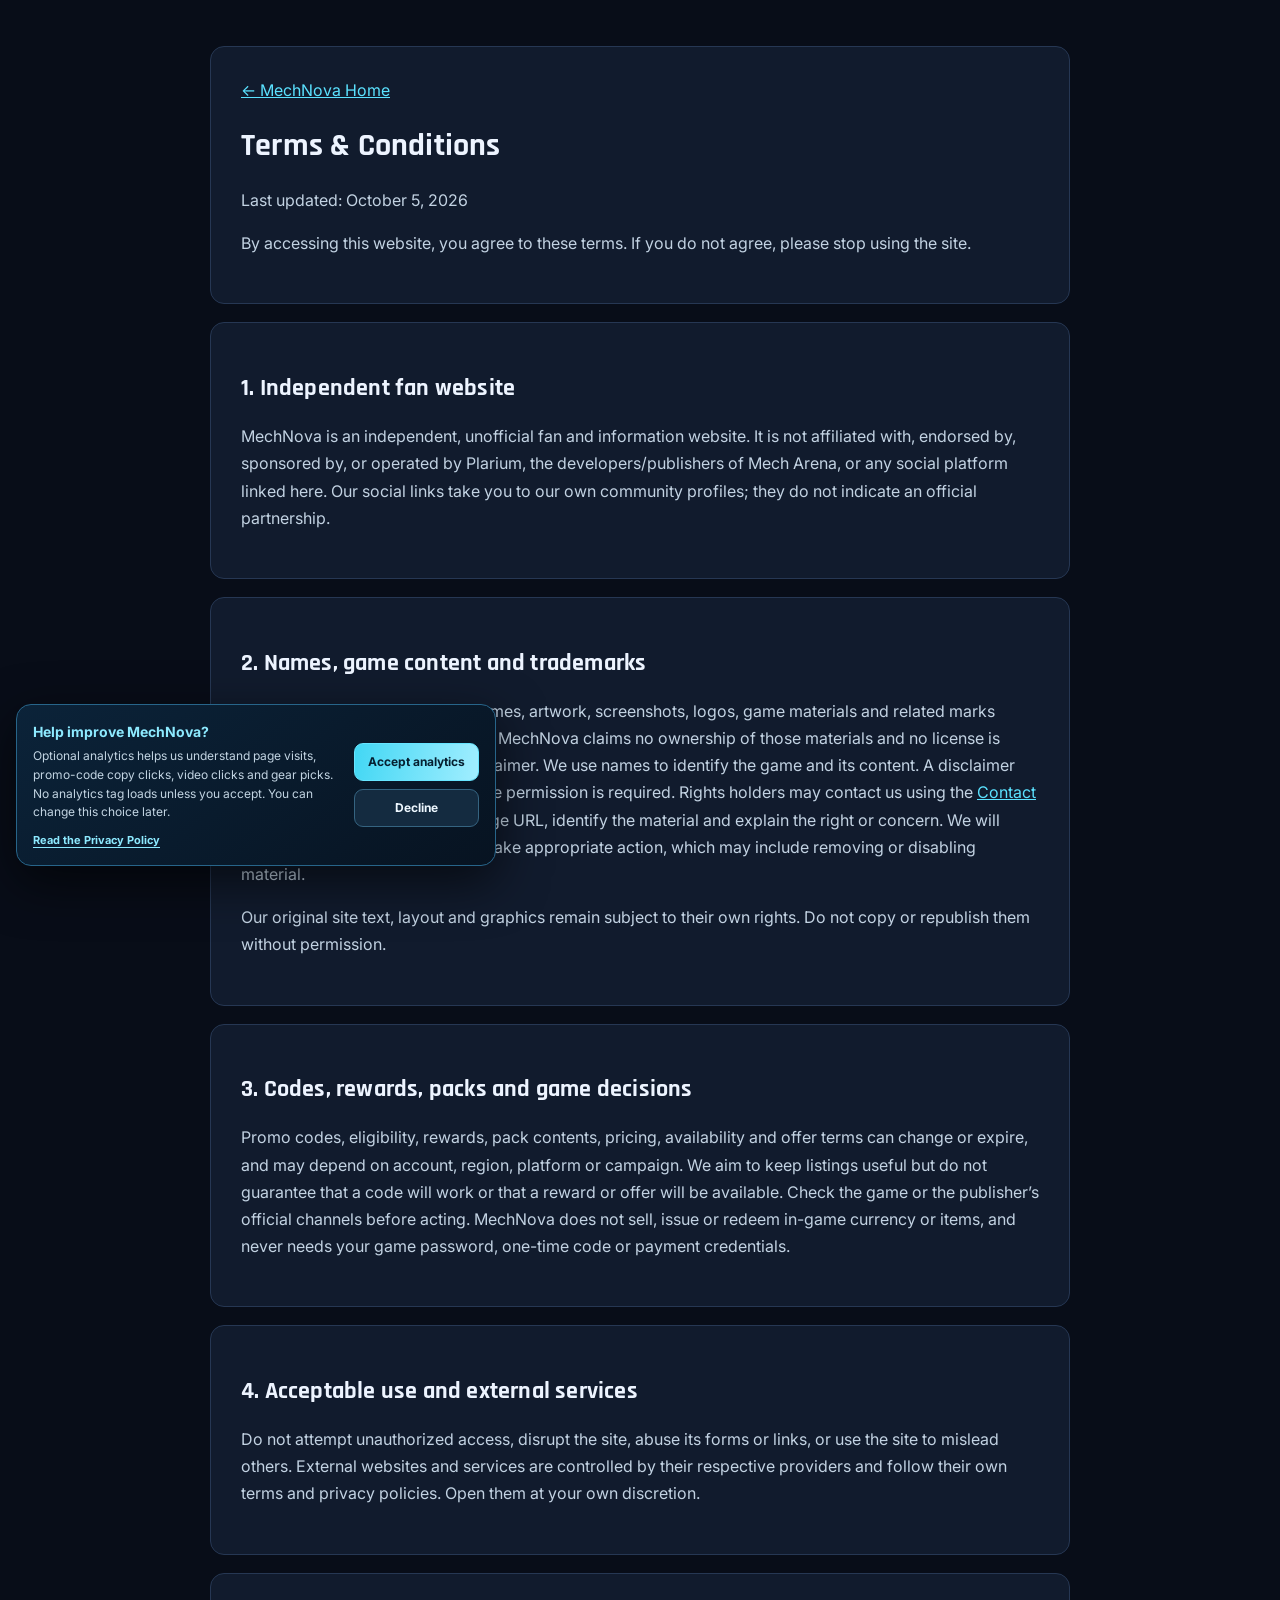
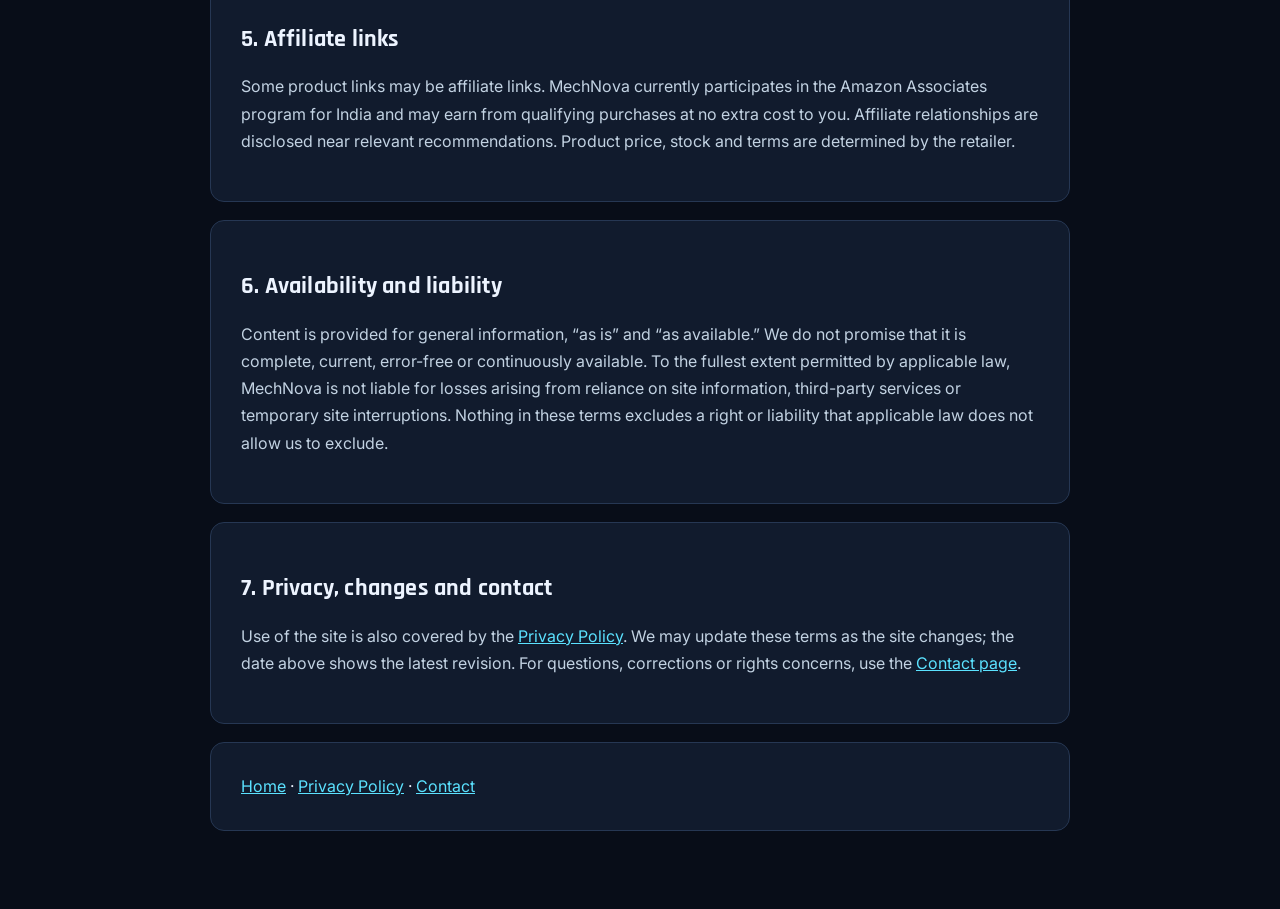
<file: terms-and-disclaimer.html>
<!doctype html>
<html lang="en"><head>
<script async src="https://pagead2.googlesyndication.com/pagead/js/adsbygoogle.js?client=ca-pub-9952851746157803" crossorigin="anonymous"></script><meta charset="utf-8"><meta name="viewport" content="width=device-width,initial-scale=1"><title>Terms &amp; Disclaimer | MechNova Gaming Website</title><meta name="description" content="Terms and independent fan-project disclaimer for MechNova, an unofficial Mech Arena information website."><link rel="canonical" href="https://mechnovaofficial.github.io/terms-and-disclaimer.html"><meta name="robots" content="index,follow"><link rel="preconnect" href="https://fonts.googleapis.com"><link rel="preconnect" href="https://fonts.gstatic.com" crossorigin><link href="https://fonts.googleapis.com/css2?family=Inter:wght@400;500;600;700;800&family=Rajdhani:wght@500;600;700&display=swap" rel="stylesheet"><style>:root{color-scheme:dark;--bg:#080d18;--panel:#111b2d;--text:#edf4ff;--muted:#c2d2e2;--accent:#5be2ff;--line:#263753}*{box-sizing:border-box}body{margin:0;background:var(--bg);color:var(--text);font:16px/1.7 Inter,"Nirmala UI","Segoe UI",Arial,sans-serif}.wrap{width:min(860px,calc(100% - 32px));margin:auto;padding:28px 0 60px}header,section,footer{background:var(--panel);border:1px solid var(--line);border-radius:14px;padding:clamp(18px,4vw,30px);margin:18px 0}a{color:var(--accent)}h1,h2{font-family:Rajdhani,"Nirmala UI","Segoe UI",Arial,sans-serif;font-weight:700;letter-spacing:.2px;line-height:1.25}p,li{color:var(--muted)}</style> <script defer src="/analytics.js?v=20261010a"></script>
<link rel="icon" href="/favicon.ico" sizes="any"><link rel="icon" type="image/png" sizes="32x32" href="/favicon-32.png"><link rel="apple-touch-icon" href="/favicon-180.png">
</head><body><main class="wrap"><header><a href="/">← MechNova Home</a><h1>Terms &amp; Conditions</h1><p>Last updated: October 5, 2026</p><p>By accessing this website, you agree to these terms. If you do not agree, please stop using the site.</p></header>
<section><h2>1. Independent fan website</h2><p>MechNova is an independent, unofficial fan and information website. It is not affiliated with, endorsed by, sponsored by, or operated by Plarium, the developers/publishers of Mech Arena, or any social platform linked here. Our social links take you to our own community profiles; they do not indicate an official partnership.</p></section>
<section><h2>2. Names, game content and trademarks</h2><p>“Mech Arena,” character/mech names, artwork, screenshots, logos, game materials and related marks belong to their respective owners. MechNova claims no ownership of those materials and no license is granted by this site or by this disclaimer. We use names to identify the game and its content. A disclaimer does not replace permission where permission is required. Rights holders may contact us using the <a href="/contact.html">Contact page</a>; please include the exact page URL, identify the material and explain the right or concern. We will review substantiated reports and take appropriate action, which may include removing or disabling material.</p><p>Our original site text, layout and graphics remain subject to their own rights. Do not copy or republish them without permission.</p></section>
<section><h2>3. Codes, rewards, packs and game decisions</h2><p>Promo codes, eligibility, rewards, pack contents, pricing, availability and offer terms can change or expire, and may depend on account, region, platform or campaign. We aim to keep listings useful but do not guarantee that a code will work or that a reward or offer will be available. Check the game or the publisher’s official channels before acting. MechNova does not sell, issue or redeem in-game currency or items, and never needs your game password, one-time code or payment credentials.</p></section>
<section><h2>4. Acceptable use and external services</h2><p>Do not attempt unauthorized access, disrupt the site, abuse its forms or links, or use the site to mislead others. External websites and services are controlled by their respective providers and follow their own terms and privacy policies. Open them at your own discretion.</p></section>
<section><h2>5. Affiliate links</h2><p>Some product links may be affiliate links. MechNova currently participates in the Amazon Associates program for India and may earn from qualifying purchases at no extra cost to you. Affiliate relationships are disclosed near relevant recommendations. Product price, stock and terms are determined by the retailer.</p></section>
<section><h2>6. Availability and liability</h2><p>Content is provided for general information, “as is” and “as available.” We do not promise that it is complete, current, error-free or continuously available. To the fullest extent permitted by applicable law, MechNova is not liable for losses arising from reliance on site information, third-party services or temporary site interruptions. Nothing in these terms excludes a right or liability that applicable law does not allow us to exclude.</p></section>
<section><h2>7. Privacy, changes and contact</h2><p>Use of the site is also covered by the <a href="/privacy-policy.html">Privacy Policy</a>. We may update these terms as the site changes; the date above shows the latest revision. For questions, corrections or rights concerns, use the <a href="/contact.html">Contact page</a>.</p></section>
<footer><a href="/">Home</a> · <a href="/privacy-policy.html">Privacy Policy</a> · <a href="/contact.html">Contact</a></footer></main></body></html>
</file>
<file: mechnova.css>
/* MechNova cinematic redesign */

:root {
  --bg:#080d18; --panel:#111a2b; --panel2:#17243a;
  --text:#f4f7ff; --muted:#9eacc4; --cyan:#36d9ff;
  --purple:#9b72ff; --green:#43e6a2; --red:#ff7085;
  --border:#283750;
}
*{box-sizing:border-box}
html{scroll-behavior:smooth}
body{margin:0;background:radial-gradient(ellipse at top,#162d4d 0%,var(--bg) 55%);color:var(--text);font-family:Arial,Helvetica,sans-serif}
a{color:var(--cyan);text-decoration:none}
.container{width:min(1120px,92%);margin:auto}
header{position:sticky;top:0;z-index:5;background:#080d18ed;backdrop-filter:blur(12px);border-bottom:1px solid var(--border)}
.nav{min-height:68px;display:flex;align-items:center;justify-content:space-between;gap:16px}
.logo{font-size:25px;font-weight:900;letter-spacing:1px}
.logo span{color:var(--cyan)}
.nav-links{display:flex;gap:20px;flex-wrap:wrap;font-size:13px}
.nav-links a{color:var(--muted)}
.nav-links a:hover{color:var(--cyan)}
.hero{text-align:center;position:relative;isolation:isolate;overflow:hidden;padding:66px 24px 44px;border-bottom:1px solid #164c70;background:linear-gradient(180deg,rgba(3,12,27,.38),rgba(3,12,27,.88)),url("/images/MechNova-banner.webp") center 42%/cover no-repeat}.hero>*{position:relative;z-index:1}.hero:before{content:"";position:absolute;inset:0;z-index:0;background:radial-gradient(ellipse at center,rgba(4,15,33,.14),rgba(3,12,27,.48) 75%);pointer-events:none}@media(max-width:600px){.hero{padding:48px 14px 34px;background-position:center;background-size:auto 100%;}}
.tag{display:inline-block;border:1px solid #31516c;border-radius:30px;padding:8px 14px;background:#10243a;color:var(--cyan);font-size:11px;font-weight:bold;letter-spacing:1.5px}
h1{font-size:clamp(36px,7vw,66px);line-height:1.04;margin:20px 0 14px;font-weight:900}
h1 span{color:var(--cyan);text-shadow:0 0 28px #36d9ff35}
.hero p{max-width:670px;margin:auto;color:var(--muted);font-size:15px;line-height:1.7}
.hero-actions{display:flex;justify-content:center;gap:10px;flex-wrap:wrap;margin-top:23px}
.btn{display:inline-flex;justify-content:center;align-items:center;gap:7px;padding:12px 17px;border-radius:9px;border:0;background:var(--cyan);color:#06101c;font-weight:800;font-size:13px;cursor:pointer}
.btn:hover{filter:brightness(1.1);transform:translateY(-1px)}
.btn.secondary{background:#25344d;color:var(--text);border:1px solid #3b4b67}
.section{padding:25px 0}
.section-head{margin-bottom:18px}
h2{font-size:25px;margin:0 0 7px}
h3{font-size:17px;margin:0 0 8px}
.sub{color:var(--muted);font-size:13px;line-height:1.6}
.panel{padding:22px;border-radius:16px;border:1px solid var(--border);background:linear-gradient(145deg,#172238f5,#0d1525f5);box-shadow:0 12px 35px #0003}
.stats{display:grid;grid-template-columns:repeat(3,1fr);gap:12px;margin-bottom:20px}
.stat{background:#0b1424;border:1px solid var(--border);border-radius:12px;padding:15px;text-align:center}
.stat strong{display:block;font-size:24px;color:var(--cyan);margin-bottom:5px}
.stat span{font-size:11px;color:var(--muted)}
.toolbar{display:flex;gap:10px;flex-wrap:wrap;margin-bottom:17px}
input[type="search"],select{min-width:0;background:#0a1322;border:1px solid var(--border);border-radius:9px;padding:12px;color:var(--text);font-size:13px}
input[type="search"]{flex:1}
select{min-width:165px}
.code-grid,.pack-grid{display:grid;grid-template-columns:repeat(auto-fit,minmax(235px,1fr));gap:13px}
.code-card{display:flex;flex-direction:column;gap:12px;padding:16px;background:#0a1322;border:1px solid var(--border);border-radius:12px;min-width:0}
.code-top{display:flex;align-items:center;justify-content:space-between;gap:7px}
.code-name{font-size:17px;font-weight:900;overflow-wrap:anywhere;letter-spacing:.4px}
.pill{font-size:9px;font-weight:bold;padding:5px 8px;border-radius:30px;white-space:nowrap}
.all{background:#123b34;color:var(--green)}
.new{background:#30234d;color:#c5aaff}
.expired{background:#46232c;color:#ff9baa}
.reward{color:var(--muted);font-size:12px;line-height:1.6;flex:1}
.card-btn{width:100%;padding:11px;border:0;border-radius:8px;background:#263650;color:var(--text);font-weight:bold;cursor:pointer}
.card-btn:hover{background:var(--cyan);color:#06101c}
.notice{padding:13px;border-radius:10px;background:#292116;border:1px solid #5b4427;color:#f3d5a3;font-size:12px;line-height:1.65;margin-top:15px}
.good-notice{background:#102b27;border-color:#21584a;color:#a7f3d4}
.pack-card{padding:19px;background:#0b1424;border:1px solid var(--border);border-radius:13px}
.pack-select{width:100%;margin:13px 0}
.reward-box{padding:15px;background:#080f1c;border:1px solid var(--border);border-radius:10px;color:var(--muted);font-size:13px;line-height:1.9;min-height:135px}
.reward-box strong{color:var(--text)}
.check-row{display:flex;align-items:flex-start;gap:10px;color:var(--muted);font-size:12px;line-height:1.5;margin:13px 0}
.check-row input{margin-top:2px;accent-color:var(--cyan)}
.steps{display:grid;grid-template-columns:repeat(auto-fit,minmax(190px,1fr));gap:12px}
.step{padding:16px;border:1px solid var(--border);background:#0b1424;border-radius:11px}
.step b{display:block;color:var(--cyan);margin-bottom:7px;font-size:13px}
.step p{margin:0;color:var(--muted);font-size:12px;line-height:1.6}
footer{margin-top:30px;border-top:1px solid var(--border);padding:26px 0;text-align:center;color:var(--muted);font-size:12px;line-height:2}
footer a{margin:0 7px}
.empty{grid-column:1/-1;text-align:center;color:var(--muted);padding:25px}
.code-category{margin-top:20px}.category-title{display:flex;align-items:center;justify-content:space-between;gap:10px;margin:0 0 12px;padding-bottom:9px;border-bottom:1px solid var(--border)}.category-title small{font-size:11px;color:var(--muted);font-weight:normal}
.pack-visual{display:flex;align-items:center;gap:16px;min-height:154px;padding:12px;background:linear-gradient(120deg,#14253d,#0a1220);border:1px solid #2d4261;border-radius:11px;margin:12px 0}.mech-art{width:120px;height:145px;object-fit:contain;flex:0 0 120px;filter:drop-shadow(0 8px 16px #0008)}.mech-placeholder{width:120px;height:145px;flex:0 0 120px;display:grid;place-items:center;border-radius:9px;background:radial-gradient(circle at 50% 35%,#344b70,#101a2d 70%);font-weight:900;font-size:25px;color:#9bdfff;text-shadow:0 0 16px #36d9ff55}.pack-name{font-size:18px;font-weight:900}.pack-kind{font-size:10px;letter-spacing:1px;color:var(--cyan);margin-top:5px}.reward-items{display:grid;grid-template-columns:repeat(auto-fit,minmax(145px,1fr));gap:8px;margin-top:12px}.reward-item{display:flex;align-items:center;gap:9px;min-width:0;padding:9px;background:#0a1322;border:1px solid var(--border);border-radius:9px;color:var(--muted);font-size:11px;line-height:1.35}.reward-item img{width:34px;height:34px;object-fit:contain;flex:0 0 34px}.reward-symbol{width:34px;height:34px;flex:0 0 34px;border-radius:8px;display:grid;place-items:center;background:#1c2d47;color:var(--cyan);font-weight:900;font-size:13px}.reward-item b{display:block;color:var(--text);font-size:12px;margin-bottom:2px}.pack-select{margin-bottom:10px}
.small{font-size:11px;color:var(--muted);line-height:1.6}
.nav-right{display:flex;align-items:center;gap:9px;flex-wrap:wrap}.lang-select{min-width:100px;padding:9px!important}.admin-top{padding:9px 12px;font-size:11px}#google_translate_element{max-width:180px;overflow:hidden}#google_translate_element select{min-width:120px;padding:8px;background:#0a1322;color:var(--text);border:1px solid var(--border);border-radius:8px}.goog-te-gadget{color:var(--muted)!important;font-size:0!important}.goog-te-gadget .goog-te-combo{font-size:12px!important;margin:0!important}.goog-te-banner-frame.skiptranslate{display:none!important}body{top:0!important}
.faq-grid{display:grid;grid-template-columns:repeat(auto-fit,minmax(250px,1fr));gap:12px}.faq-item{padding:16px;border:1px solid var(--border);background:#0b1424;border-radius:11px}.faq-item h3{color:var(--cyan);font-size:14px}.faq-item p,.faq-item li{color:var(--muted);font-size:12px;line-height:1.65}.faq-item ul{padding-left:18px;margin:8px 0}.faq-badge{width:70px;height:70px;object-fit:contain;float:left;margin:0 12px 8px 0}
@media(max-width:600px){.nav{align-items:stretch}.nav-right{width:100%;justify-content:space-between}.nav-links{order:2}.logo{align-self:flex-start}}
@media(max-width:600px){
 .nav{padding:13px 0;align-items:flex-start;flex-direction:column}
 .nav-links{gap:13px}
 .hero{padding:45px 0 30px}
 .panel{padding:15px}
 .stats{gap:7px}
 .stat{padding:11px 5px}
 .stat strong{font-size:20px}
 .stat span{font-size:10px}
 select{flex:1}
}

.admin-panel{display:none;margin-top:18px}
.admin-panel.visible{display:block}
.admin-form{display:grid;grid-template-columns:repeat(auto-fit,minmax(180px,1fr));gap:10px;margin:14px 0}
.admin-form input,.admin-form select{width:100%;min-width:0;background:#0a1322;border:1px solid var(--border);border-radius:9px;padding:12px;color:var(--text);font-size:13px}
.admin-list{display:grid;gap:9px;margin-top:15px}
.admin-row{display:flex;justify-content:space-between;align-items:center;gap:12px;flex-wrap:wrap;padding:12px;background:#0a1322;border:1px solid var(--border);border-radius:9px}
.admin-actions{display:flex;gap:8px}
.admin-actions button,.mini-btn{border:1px solid #3b4b67;background:#25344d;color:var(--text);border-radius:7px;padding:8px 11px;cursor:pointer;font-weight:bold}
.admin-actions .delete{border-color:#713544;background:#3c2029;color:#ffb1bd}
.admin-status{font-size:12px;color:var(--muted);line-height:1.6;margin-top:8px}


:root{--bg:#061323;--panel:#0b2035;--panel2:#102b45;--text:#f3f8ff;--muted:#a9bfd3;--cyan:#21d5ff;--purple:#a75cff;--green:#22e6b2;--red:#ff536a;--border:#24506e}
body{background:radial-gradient(ellipse at 20% 0%,#10365a 0%,#061323 55%);font-family:Inter,Arial,sans-serif}
.container{width:min(1440px,95%)}
header{background:#03101fee;border-bottom:1px solid #1a5578}
.nav{min-height:70px;gap:15px}
.logo{font-size:26px;font-style:italic;letter-spacing:.5px;text-shadow:0 0 20px #20cfff45;white-space:nowrap}
.logo:before{content:'♛ ';color:#ffb928}.logo span{color:#19d9ff}
.nav-links{gap:clamp(9px,1.4vw,22px);align-items:center}
.nav-links a{color:#e3efff;font-weight:700;font-size:12px;white-space:nowrap}
.nav-right{flex-wrap:nowrap;justify-content:flex-end}
.admin-top{background:linear-gradient(135deg,#a71939,#e63853)!important;color:white!important;border:1px solid #ff6b82!important;white-space:nowrap}
#google_translate_element{max-width:145px}
.hero{position:relative;isolation:isolate;overflow:hidden;margin:0 calc((95vw - min(1440px,95vw))/ -2);padding:60px 4% 35px;background:linear-gradient(90deg,#061323c9,#06132355,#061323bf),radial-gradient(ellipse at 72% 45%, #12345a 0%, #09182b 45%, #080d18 78%) center 43%/cover no-repeat;border-bottom:1px solid #1b628a}
.hero:before{content:'';position:absolute;inset:0;background:radial-gradient(ellipse at center,#087fc42a,transparent 60%);z-index:-1}
.hero .tag{background:#09243bc9;border-color:#4b7290;color:#ffd65a}
h1{font-size:clamp(36px,6vw,68px);text-shadow:0 4px 20px #000;letter-spacing:-1px}h1 span{color:#20dfff;text-shadow:0 0 25px #00bfff8a}
.hero p{color:#e0efff;text-shadow:0 2px 6px #000;font-size:15px}
.btn{background:linear-gradient(120deg,#087fe3,#13c6ff);color:#fff;border:1px solid #5bdcff;box-shadow:0 5px 18px #007ac544}
.btn.secondary{background:#102e4b;color:#eef8ff;border:1px solid #32658a}
.section{padding:23px 0;scroll-margin-top:85px}
h2{font-size:clamp(22px,2.5vw,29px);text-shadow:0 2px 12px #00aaff22}
.panel,.pack-card,.faq-item,.step,.code-card{background:linear-gradient(145deg,#0c2741f5,#071a2df5);border-color:#235578;box-shadow:0 12px 30px #0004}
.stats{grid-template-columns:repeat(3,minmax(0,1fr))}
.stat{background:#07182a;border-color:#1d4b6d}.stat strong{color:#24d9ff}
.code-card{border-radius:13px;transition:transform .18s,border-color .18s}.code-card:hover{transform:translateY(-3px);border-color:#2dd8ff}
.card-btn{background:linear-gradient(100deg,#0879d7,#11b7ed);color:#fff;border:1px solid #45d4ff}
.category-title{border-color:#1c587b}
.category-title h3{color:#bcefff}
.code-category:nth-of-type(1) .category-title h3{color:#40e9b8}.code-category:nth-of-type(2) .category-title h3{color:#d6a0ff}.code-category:nth-of-type(3) .category-title h3{color:#ff8191}
.pack-grid{grid-template-columns:repeat(auto-fit,minmax(min(100%,330px),1fr));gap:16px}
.pack-grid>.panel{position:relative;overflow:hidden;padding:18px;background:linear-gradient(145deg,#103553,#071a2c)}
.pack-grid>.panel h3{color:#f4faff;font-size:20px}
.pack-visual{background:linear-gradient(120deg,#0e3a5c,#08182b);border-color:#1d6289;min-height:140px}
.mech-art{width:190px;height:220px;max-width:42%;object-fit:contain;object-position:center;flex:0 0 190px;filter:drop-shadow(0 8px 20px #00bfff35)}.pack-visual{min-height:235px;align-items:center}@media(max-width:600px){.pack-visual{flex-direction:column;align-items:center;text-align:center;min-height:0;padding:14px}.mech-art,.mech-placeholder{width:100%;max-width:230px;height:220px;flex:0 0 220px}.pack-visual>div:not(.mech-placeholder){width:100%}}
.reward-item{background:#071a2d;border-color:#1b4b6b;color:#c3d7e9}
.reward-item b{color:#fff}
.steps{grid-template-columns:repeat(auto-fit,minmax(190px,1fr))}
.step b{color:#30dfff}
.faq-item h3{color:#45dfff}
#about .panel{border-color:#28648a}
footer{border-color:#1c5273}
.creator-strip{display:grid;grid-template-columns:minmax(0,1.65fr) minmax(260px,.75fr);gap:16px;align-items:start;margin:20px auto 5px}
.creator-main,.creator-side{border:1px solid #235778;border-radius:15px;background:linear-gradient(145deg,#0b2843,#07182a);padding:16px;box-shadow:0 12px 30px #0004}
.creator-main h2,.creator-side h3{margin-bottom:8px}
.creator-videos{display:grid;grid-template-columns:repeat(2,minmax(0,1fr));gap:12px;margin-top:12px}
.video-feed-group{grid-column:1/-1;display:grid;grid-template-columns:repeat(2,minmax(0,1fr));gap:12px}
.video-feed-heading{grid-column:1/-1;margin:8px 0 0;color:#d8ecff;font-size:14px}
.video-kind{display:inline-block;margin:0 9px 8px;padding:3px 7px;border-radius:5px;background:#123653;color:#bfe4ff;font-size:10px;font-weight:700;letter-spacing:.5px}
.video-card{display:block;overflow:hidden;border:1px solid #245578;border-radius:12px;background:#061728;color:#f4f8ff}
.video-card img{width:100%;aspect-ratio:16/9;object-fit:cover;display:block}
.video-card strong{display:block;padding:9px;font-size:12px;line-height:1.4}
.social-links{display:flex;gap:8px;flex-wrap:wrap;margin-top:12px}
.social-links a{padding:10px 12px;border-radius:9px;background:#0b3c62;border:1px solid #286c97;color:#fff;font-size:12px;font-weight:bold}
.view-all{display:block;text-align:center;margin-top:12px}
@media(max-width:850px){.nav{flex-wrap:wrap;padding:10px 0}.nav-links{order:3;width:100%;overflow-x:auto;padding:5px 0}.nav-right{margin-left:auto}.creator-strip{grid-template-columns:1fr}}
@media(max-width:540px){.hero{padding:43px 4% 28px}.creator-videos{grid-template-columns:1fr}.nav-right{width:auto}.logo{font-size:22px}#google_translate_element{max-width:110px}.admin-top{font-size:10px;padding:8px}}


/* Desktop portal: content left, channel media/social rail right */
.portal-layout{display:grid;grid-template-columns:minmax(0,1fr) 300px;gap:18px;align-items:start}
.portal-main{min-width:0}.portal-sidebar{min-width:0;display:grid;gap:14px;position:sticky;top:88px;max-height:calc(100vh - 105px);overflow:auto;padding:15px 0 10px}
.portal-sidebar .creator-side{border:1px solid #235778;border-radius:15px;background:linear-gradient(145deg,#0b2843,#07182a);padding:14px;box-shadow:0 12px 30px #0004}
.portal-sidebar .sidebar-feature-grid{display:grid;grid-template-columns:minmax(0,1fr) minmax(105px,.85fr);gap:8px;align-items:start;margin-top:10px}
.portal-sidebar .sidebar-feature-grid.videos-only-grid{grid-template-columns:minmax(0,1fr)}.portal-sidebar .sidebar-feature-grid .creator-videos{display:grid;grid-template-columns:1fr;gap:9px;margin-top:0}.portal-sidebar .gear-mini{min-width:0;padding:8px;border:1px solid #235778;border-radius:10px;background:#07182a}.portal-sidebar .gear-mini h3{font-size:12px;line-height:1.25;margin:0 0 7px}.portal-sidebar .gear-mini article{padding:6px 0;border-top:1px solid #1d3d57;display:grid;gap:4px}.portal-sidebar .gear-mini img{display:block;width:100%;height:54px;object-fit:contain}.portal-sidebar .gear-mini strong{font-size:10px;line-height:1.25}.portal-sidebar .gear-mini a{font-size:10px;font-weight:700;color:#7dd3fc}.portal-sidebar .gear-mini small{display:block;font-size:8px;line-height:1.25;color:#9bb6ca;margin-top:6px}.portal-sidebar .social-links{display:grid;grid-template-columns:1fr;gap:8px}.portal-sidebar .social-links a{text-align:center}
.portal-sidebar .view-all{font-size:12px}.admin-panel{scroll-margin-top:90px}
#adminLoginBox{padding:14px;border:1px solid #24506e;border-radius:12px;background:#07182a}
.admin-status{overflow-wrap:anywhere}
@media(max-width:980px){.portal-layout{grid-template-columns:minmax(0,1fr) 260px;gap:12px}}
@media(max-width:760px){.portal-layout{grid-template-columns:1fr}.portal-sidebar{position:static;max-height:none;overflow:visible;grid-template-columns:repeat(2,minmax(0,1fr));padding:0}.portal-sidebar .creator-videos{grid-template-columns:1fr}.portal-sidebar .social-links{grid-template-columns:1fr}}
@media(max-width:520px){.portal-sidebar{grid-template-columns:1fr}}


.cms-editor label{display:grid;gap:6px;color:#b9d5e8;font-size:12px;font-weight:700}
.cms-editor input,.cms-editor select,.cms-editor textarea{width:100%;min-width:0;padding:10px;background:#0a1322;color:#f4f8ff;border:1px solid #285574;border-radius:8px;font:inherit}
.cms-editor input[type=color]{height:42px;padding:4px}
.cms-editor input[type=file]{font-size:12px;padding:8px;background:#0a1322;border:1px dashed #39708f}
.upload-help{font-size:11px;color:var(--muted);font-weight:400}
.cms-editor textarea{resize:vertical}
.cms-editor summary{padding:5px 0 10px;list-style-position:inside}
.pack-editor .admin-form{display:grid;grid-template-columns:repeat(2,minmax(0,1fr));gap:12px;margin-top:14px}
.pack-editor .admin-form label{display:grid;gap:6px;color:#b9d5e8;font-size:12px;font-weight:700}
.pack-editor .admin-form input,.pack-editor .admin-form select,.pack-editor .admin-form textarea{width:100%;min-width:0;padding:10px;background:#0a1322;color:#f4f8ff;border:1px solid #285574;border-radius:8px;font:inherit}
.pack-editor .admin-form .check-row input{width:auto}
.pack-editor .admin-actions .delete{border-color:#8c394b;color:#ffdce2}
@media(max-width:600px){.pack-editor .admin-form{grid-template-columns:1fr}}

/* Integrated visual pack manager */
.pack-manager-board{display:grid;grid-template-columns:repeat(2,minmax(0,1fr));gap:14px;margin:16px 0 20px}
.pack-manager-column{min-width:0;border:1px solid #2457dc;border-radius:14px;padding:12px;background:linear-gradient(145deg,rgba(25,38,117,.72),rgba(18,18,65,.8))}
.pack-manager-column.bonus-column{border-color:#d18b18;background:linear-gradient(145deg,rgba(100,48,19,.55),rgba(48,24,48,.82))}
.pack-manager-heading{display:flex;align-items:center;justify-content:space-between;gap:8px;margin-bottom:12px}
.pack-manager-heading>div{display:flex;align-items:center;gap:10px;min-width:0}
.pack-manager-icon{display:grid;place-items:center;width:42px;height:42px;border:1px solid #168bff;border-radius:50%;font-size:23px;flex:none;background:#172b72}
.bonus-column .pack-manager-icon{border-color:#e99b13;background:#59300d}
.pack-manager-heading h3{font-size:20px;line-height:1.2;margin:0;color:#28bfff}
.bonus-column .pack-manager-heading h3{color:#ffb323}
.pack-manager-heading p{font-size:11px;opacity:.8;margin:4px 0 0}
.pack-add{white-space:nowrap;font-size:12px!important;padding:9px 11px!important;background:linear-gradient(90deg,#174ee9,#2469ff)!important}
.bonus-column .pack-add{background:linear-gradient(90deg,#ed9411,#ffbb27)!important;color:#261500!important}
.pack-card-grid{display:grid;grid-template-columns:repeat(3,minmax(0,1fr));gap:9px}
.cms-pack-card{min-width:0;overflow:hidden;border:1px solid rgba(130,104,255,.55);border-radius:10px;background:linear-gradient(160deg,#3a2083,#25165a);display:flex;flex-direction:column}
.bonus-column .cms-pack-card{border-color:rgba(236,157,38,.55);background:linear-gradient(160deg,#553019,#2e1b43)}
.cms-pack-image{width:100%;height:135px;object-fit:contain;background:radial-gradient(ellipse at center,#5430a0,#2b1a69);display:block}
.bonus-column .cms-pack-image{background:radial-gradient(ellipse at center,#75451e,#321e43)}
.cms-pack-image.empty{opacity:.45}
.cms-pack-name{font-size:12px;font-weight:800;padding:6px 7px;background:#1768ed;white-space:nowrap;overflow:hidden;text-overflow:ellipsis}
.bonus-column .cms-pack-name{background:#a85e12}
.cms-pack-rewards{padding:7px;display:flex;flex-direction:column;gap:3px;min-height:73px;font-size:10px;line-height:1.3;color:#eee6ff}
.cms-pack-rewards span{overflow-wrap:anywhere}
.cms-pack-actions{display:flex;align-items:center;gap:5px;padding:6px;margin-top:auto;border-top:1px solid #ffffff20}
.cms-pack-actions button{font-size:10px!important;padding:6px 7px!important;min-width:0}
.cms-pack-actions .cms-pack-edit{flex:1;background:#6434d7!important}
.cms-pack-actions .cms-pack-delete{background:#862b42!important}
.cms-pack-actions label{display:flex;align-items:center;gap:3px;font-size:10px;white-space:nowrap}
.cms-pack-actions input{accent-color:#16c9f5}
.cms-pack-hidden{font-size:9px;font-weight:800;color:#ffb3b3;padding:3px 7px;background:#862b42;align-self:flex-start;border-radius:0 0 5px 0}
.pack-form-heading{font-size:16px;font-weight:800;margin:12px 0;color:#35dfff}
@media(max-width:850px){.pack-manager-board{grid-template-columns:1fr}.pack-card-grid{grid-template-columns:repeat(auto-fit,minmax(125px,1fr))}}
@media(max-width:480px){.pack-manager-heading{align-items:flex-start;flex-direction:column}.pack-card-grid{grid-template-columns:repeat(2,minmax(0,1fr))}.cms-pack-image{height:120px}}

/* Full-width visual admin workspace inspired by the supplied MechNova reference */
.admin-panel.visible{display:block;width:100%}
#adminDashboard{width:100%;}
.admin-topbar{display:flex;justify-content:space-between;align-items:center;gap:18px;padding:18px 20px;margin:0 0 14px;border:1px solid #28265b;border-radius:15px;background:linear-gradient(110deg,#10112d,#17103c 58%,#21113b);box-shadow:0 14px 34px #0005}
.admin-topbar h2{margin:3px 0;font-size:clamp(20px,2.3vw,29px);color:#f7f4ff}.admin-topbar h2 span{color:#b18aff}.admin-topbar p{margin:4px 0 0;color:#c6c0e8;font-size:12px}.admin-kicker{font-size:10px;letter-spacing:2px;font-weight:900;color:#9e80ff}.admin-top-actions{display:flex;align-items:center;gap:9px;flex-wrap:wrap}.admin-top-actions .btn{margin:0}.admin-top-actions #adminLogout{background:linear-gradient(135deg,#922747,#5e1838);border:1px solid #bd3659;color:#fff;padding:10px 15px;border-radius:9px}
.admin-shell{display:grid;grid-template-columns:185px minmax(0,1fr);gap:14px;align-items:start}.admin-side-nav{position:sticky;top:14px;min-height:520px;padding:12px 9px;border:1px solid #28265b;border-radius:14px;background:linear-gradient(180deg,#10112e,#100d27);display:flex;flex-direction:column;gap:6px}.admin-side-brand{display:flex;align-items:center;gap:9px;padding:8px 5px 16px;margin-bottom:7px;border-bottom:1px solid #ffffff18}.admin-side-brand>span{font-size:26px;color:#a879ff}.admin-side-brand b{display:block;font-size:14px;letter-spacing:1px;color:#fff}.admin-side-brand small{display:block;font-size:9px;color:#a9a4d0}.admin-nav-item{display:flex;align-items:center;gap:10px;text-align:left;border:0;border-radius:8px;padding:11px 10px;background:transparent;color:#c6c1e9;font:inherit;font-size:12px;font-weight:600;cursor:pointer}.admin-nav-item:hover,.admin-nav-item.active{background:linear-gradient(90deg,#36216c,#271b50);color:#fff;box-shadow:inset 2px 0 #b879ff}.admin-nav-item:first-of-type{margin-top:4px}.admin-side-foot{margin-top:auto;padding:12px 6px 5px;border-top:1px solid #ffffff18;color:#8f8ab4;font-size:10px;line-height:1.7}.admin-main-content{min-width:0;padding:3px 0}.admin-content-section,.admin-main-content>.cms-editor{margin:0 0 15px!important;border:1px solid #34306f!important;border-radius:14px!important;padding:15px!important;background:linear-gradient(145deg,#11143a,#10112c 62%,#1c1238)!important;box-shadow:0 12px 28px #0004}.admin-section-heading h3{margin:0;color:#f7f3ff;font-size:19px}.admin-section-heading p{margin:5px 0 12px}.admin-main-content>.cms-editor>summary{font-size:17px!important;color:#e4d7ff!important;border-bottom:1px solid #ffffff17;margin-bottom:8px}.admin-main-content .pack-manager-board{grid-template-columns:repeat(2,minmax(0,1fr));gap:12px;margin:12px 0 17px}.admin-main-content .pack-manager-column{padding:10px;border-radius:13px}.admin-main-content .pack-card-grid{grid-template-columns:repeat(3,minmax(0,1fr));gap:8px}.admin-main-content .cms-pack-image{height:clamp(100px,12vw,160px)}.admin-main-content .cms-pack-card{box-shadow:0 8px 16px #07051e66}.admin-main-content .pack-form-heading{padding-top:10px;border-top:1px solid #ffffff1c}.admin-main-content .admin-form{gap:11px}.admin-main-content .admin-form input,.admin-main-content .admin-form select,.admin-main-content .admin-form textarea{background:#11113a;border-color:#49409b}.admin-main-content .cms-editor label{color:#e0d9ff}.admin-main-content .pack-editor .admin-form{background:linear-gradient(120deg,#151746,#1d1240);padding:13px;border:1px solid #34306f;border-radius:11px}.admin-main-content .admin-actions{padding-top:4px}.admin-main-content .admin-actions #cmsPackSave,.admin-main-content #saveSiteSettings{background:linear-gradient(90deg,#07833d,#0aa85a);border:0;color:white}.admin-main-content .btn.secondary{background:#342078;border-color:#5b43a9;color:#fff}.admin-main-content .btn:disabled{opacity:.45;cursor:not-allowed}
@media(max-width:1000px){.admin-shell{grid-template-columns:150px minmax(0,1fr)}.admin-main-content .pack-card-grid{grid-template-columns:repeat(2,minmax(0,1fr))}.admin-main-content .pack-manager-board{grid-template-columns:1fr}}
@media(max-width:680px){.admin-topbar{align-items:flex-start;flex-direction:column;padding:14px}.admin-shell{grid-template-columns:1fr}.admin-side-nav{position:static;min-height:0;display:grid;grid-template-columns:repeat(2,minmax(0,1fr));gap:5px}.admin-side-brand{grid-column:1/-1;padding-bottom:9px}.admin-side-foot{display:none}.admin-nav-item{font-size:11px;padding:10px 7px}.admin-main-content .pack-manager-board{grid-template-columns:1fr}.admin-main-content .pack-card-grid{grid-template-columns:repeat(2,minmax(0,1fr))}.admin-main-content .pack-editor .admin-form{grid-template-columns:1fr}}

/* Auto-hide public sidebar: hidden by default, opens as an overlay and closes on selection/outside click */
.public-shell{display:grid;grid-template-columns:minmax(0,1fr);gap:0;align-items:start;max-width:1440px!important}
.public-page-content{min-width:0;width:100%}
.public-side-nav{position:fixed;z-index:1002;right:12px;left:auto;top:12px;bottom:12px;width:min(270px,82vw);max-height:none;min-height:0;overflow:auto;padding:13px 10px;border:1px solid #30245d;border-radius:14px;background:linear-gradient(180deg,#12122f,#1b1240 58%,#10172e);box-shadow:0 14px 35px #0008;display:flex;flex-direction:column;gap:5px;transform:translateX(calc(100% + 22px));transition:transform .25s ease;visibility:hidden}
.public-shell.sidebar-open .public-side-nav{transform:translateX(0);visibility:visible}
.nav-links{display:none!important}.drawer-close{margin-left:auto;flex:0 0 auto;border:1px solid #7250bd;background:#28184f;color:#fff;border-radius:7px;padding:5px 8px;font-size:11px;cursor:pointer}.drawer-tools{display:grid;gap:8px;padding:9px 7px 12px;margin-bottom:5px;border-bottom:1px solid #ffffff20}.drawer-language-label{font-size:10px;color:#bcb5ec;font-weight:700;letter-spacing:.3px}#google_translate_element{max-width:100%;overflow:visible}#google_translate_element select,.goog-te-combo{width:100%;min-width:0!important;padding:7px 8px!important;font-size:11px!important;background:#0a1322!important;color:#f4f0ff!important;border:1px solid #51418a!important;border-radius:7px!important}.drawer-tools .admin-top{width:100%;font-size:10px;padding:8px 9px}.public-side-label{font-size:9px;padding:6px 9px 3px}.public-side-link{font-size:11px;padding:8px 9px;gap:8px}.public-side-link span{font-size:13px;width:17px}.public-side-brand{padding:4px 5px 10px;margin-bottom:4px}.public-side-mark{width:32px;height:32px;font-size:18px}.public-side-brand b{font-size:13px}.public-side-brand small{font-size:8px}.public-side-bottom{font-size:10px;gap:6px;padding:10px 8px 4px}.public-side-bottom b{font-size:11px}
.public-side-brand{display:flex;align-items:center;gap:10px;padding:5px 6px 17px;border-bottom:1px solid #ffffff18;margin-bottom:7px}.public-side-mark{display:grid;place-items:center;width:39px;height:39px;border-radius:12px;background:linear-gradient(145deg,#672bd8,#a13aff);color:#fff;font-size:23px;box-shadow:0 0 18px #823cff55}.public-side-brand b{display:block;color:#fff;font-size:16px;letter-spacing:.8px}.public-side-brand small{display:block;color:#aaa4d7;font-size:9px;letter-spacing:1px;margin-top:3px}.public-side-label{font-size:10px;font-weight:800;letter-spacing:1.5px;color:#817db2;padding:8px 10px 4px}.public-side-link{display:flex;align-items:center;gap:11px;padding:11px 12px;border:1px solid transparent;border-radius:10px;color:#c9c5e8;text-decoration:none;font-size:13px;font-weight:650;transition:.18s}.public-side-link span{width:20px;text-align:center;font-size:16px;color:#a59bf0}.public-side-link:hover,.public-side-link.active{background:linear-gradient(100deg,#5822b5aa,#39247777);border-color:#8a55f555;color:#fff}.public-side-link.active{box-shadow:inset 3px 0 #a64bff}.public-side-bottom{display:grid;gap:8px;margin-top:auto;padding:15px 10px 5px;border-top:1px solid #ffffff18;color:#aaa4d7;font-size:11px}.public-side-bottom b{color:#eee9ff;font-size:12px;margin-bottom:3px}.public-side-bottom a{color:#bcb5ec;text-decoration:none}.public-side-bottom a:hover{color:#fff}
.public-menu-toggle{display:inline-block;border:1px solid #6e4bd0;background:#26164f;color:#fff;border-radius:9px;padding:9px 11px;font-weight:700;cursor:pointer}.public-sidebar-overlay{display:none}
.public-shell.sidebar-open .public-sidebar-overlay{display:block;position:fixed;inset:0;z-index:1001;background:#030611b8;border:0;width:100%;height:100%}
@media(max-width:540px){.public-menu-toggle{padding:7px 9px;font-size:10px}.nav-right{gap:5px}.public-side-nav{width:min(250px,82vw);top:8px;bottom:8px;right:8px}}

.earning-grid{display:grid;grid-template-columns:repeat(auto-fit,minmax(220px,1fr));gap:12px}.earning-card{padding:16px;border:1px solid var(--border);border-radius:13px;background:linear-gradient(145deg,#0d1d31,#11152b);display:flex;flex-direction:column;gap:9px;min-width:0}.earning-card h3{margin:0;font-size:16px}.earning-card p{margin:0;color:var(--muted);font-size:13px;line-height:1.6;overflow-wrap:anywhere}.earning-card .btn{align-self:flex-start;margin-top:auto}.earning-admin-form{display:grid;grid-template-columns:repeat(auto-fit,minmax(230px,1fr));align-items:stretch}.earning-field{border:1px solid #3d377a;border-radius:11px;padding:12px;min-width:0;display:grid;gap:9px;background:#111333}.earning-field legend{padding:0 6px;font-weight:800;color:#e6ddff}.earning-field label{display:grid;gap:5px;font-size:12px;color:#e0d9ff}.earning-field input:not([type=checkbox]),.earning-field textarea{width:100%;min-width:0;background:#0a1322;border:1px solid #49409b;border-radius:8px;padding:10px;color:#f4f8ff;font:inherit}.earning-field .check-row{display:flex;align-items:center;gap:8px}.earning-field .check-row input{width:auto}.earning-field small{font-size:11px;line-height:1.5;color:#aaa6cb}.earning-save-row{display:flex;gap:8px;flex-wrap:wrap;align-items:center;grid-column:1/-1}
@media(max-width:600px){.earning-admin-form{grid-template-columns:1fr}}


/* MechNova responsive full-width layout overrides */
:root { --mn-gutter: clamp(12px, 2.4vw, 38px); }
html { width:100%; max-width:100%; overflow-x:clip; }
body { width:100%; max-width:100%; overflow-x:clip; }
img, video, iframe, canvas, svg { max-width:100%; }
.container { width:calc(100% - (var(--mn-gutter) * 2)); max-width:1760px; margin-inline:auto; }
main, section, .section, .panel, .admin-main-content, .portal-main { min-width:0; }
.section { padding-block:clamp(18px,2.4vw,36px); }
.creator-videos, .code-grid, .pack-grid, .pack-card-grid, .earning-grid, .faq-grid {
  grid-template-columns:repeat(auto-fit,minmax(min(100%,250px),1fr));
}
.video-card, .code-card, .pack-card, .stat, .panel { min-width:0; }
.video-card img, .creator-videos img { width:100%; height:auto; aspect-ratio:16/9; object-fit:cover; }
.portal-layout { grid-template-columns:minmax(0,1fr) minmax(300px,24vw); gap:clamp(12px,1.8vw,26px); }
.portal-sidebar { justify-self:end; width:100%; max-width:380px; }
.admin-shell { grid-template-columns:minmax(180px,230px) minmax(0,1fr); gap:clamp(12px,1.8vw,26px); }
.admin-main-content, .admin-content-section { width:100%; min-width:0; }
.admin-form, .earning-admin-form { grid-template-columns:repeat(auto-fit,minmax(min(100%,240px),1fr)); }
input, select, textarea, button { max-width:100%; }
pre, code { overflow-wrap:anywhere; }
@media (min-width:1500px) {
  .container { width:calc(100% - 64px); }
  .creator-videos { grid-template-columns:repeat(4,minmax(0,1fr)); }
}
@media (max-width:760px) {
  .portal-layout { grid-template-columns:minmax(0,1fr); }
  .portal-sidebar { position:static; justify-self:stretch; width:100%; max-width:none; max-height:none; overflow:visible; }
  .admin-shell { grid-template-columns:minmax(0,1fr); }
  .admin-side-nav { display:flex; flex-wrap:wrap; gap:8px; }
  .admin-nav-item { flex:1 1 145px; }
}
@media (max-width:760px) {
  :root { --mn-gutter:14px; }
  .container { width:calc(100% - 28px); }
  .nav { flex-wrap:wrap; gap:10px; }
  .nav-links { max-width:100%; overflow-x:auto; flex-wrap:nowrap; white-space:nowrap; -webkit-overflow-scrolling:touch; }
  .nav-right { max-width:100%; flex-wrap:wrap; }
  .hero { padding:clamp(30px,8vw,52px) 0 28px; }
  .hero p { padding-inline:4px; }
  .panel { padding:clamp(12px,3vw,20px); }
  .stats { grid-template-columns:repeat(auto-fit,minmax(105px,1fr)); }
  .creator-videos { grid-template-columns:repeat(auto-fit,minmax(min(100%,220px),1fr)); }
  .admin-topbar { gap:10px; }
}
@media (max-width:480px) {
  :root { --mn-gutter:10px; }
  .container { width:calc(100% - 20px); }
  h1 { font-size:clamp(30px,10vw,44px); }
  h2 { font-size:clamp(20px,6vw,25px); }
  .nav { align-items:flex-start; }
  .nav-links { gap:12px; font-size:12px; }
  .hero-actions { align-items:stretch; }
  .hero-actions .btn { flex:1 1 130px; }
  .creator-videos, .code-grid, .pack-grid, .pack-card-grid, .earning-grid, .faq-grid { grid-template-columns:minmax(0,1fr); }
  .pack-visual { flex-wrap:wrap; }
  .toolbar { align-items:stretch; }
  .toolbar > * { width:100%; }
  .public-side-nav { width:min(88vw,320px); max-width:100%; }
  .admin-actions, .admin-top-actions { flex-wrap:wrap; }
  .admin-nav-item { flex:1 1 100%; }
}

/* Keep Videos & Gameplay flush to the far-right rail on desktop */
@media (min-width:761px) {
  .portal-layout { grid-template-columns:minmax(0,1fr) minmax(300px,24vw); }
  .portal-sidebar { grid-column:2; grid-row:1; justify-self:end; align-self:start; }
}

/* Align the channel rail beside the top navigation on desktop */
@media (min-width: 1100px) {
  .portal-sidebar {
    position: fixed !important;
    top: 78px !important;
    right: max(16px, calc((100vw - 1760px) / 2 + 16px)) !important;
    width: min(300px, 22vw) !important;
    max-width: 300px !important;
    max-height: calc(100vh - 92px) !important;
    overflow-y: auto !important;
    overflow-x: hidden !important;
    z-index: 4 !important;
    padding: 8px 0 10px !important;
    align-content: start;
  }
}
@media (max-width: 1099px) {
  .portal-sidebar { position: static !important; width: 100% !important; max-width: none !important; max-height: none !important; overflow: visible !important; }
}
/* Place Videos & Gameplay in the right column directly below the hero banner */
@media (min-width: 761px) {
  /* Keep the video rail in the far-right edge of the full content container,
     directly below the hero banner, without viewport-fixed positioning. */
  .portal-layout {
    display: grid !important;
    width: 100% !important;
    max-width: none !important;
    grid-template-columns: minmax(0, 1fr) minmax(320px, min(32vw, 480px)) !important;
    gap: clamp(14px, 1.8vw, 26px) !important;
    align-items: start !important;
    margin-inline: 0 !important;
  }
  .portal-main { grid-column: 1; grid-row: 1; min-width: 0; }
  .portal-sidebar {
    position: static !important;
    inset: auto !important;
    grid-column: 2 !important;
    grid-row: 1 !important;
    justify-self: end !important;
    align-self: start !important;
    width: 100% !important;
    max-width: none !important;
    max-height: none !important;
    overflow: visible !important;
    padding: 0 !important;
    margin: 0 0 0 auto !important;
    z-index: auto !important;
  }
}
@media (max-width: 760px) {
  .portal-layout { display: grid !important; grid-template-columns: minmax(0, 1fr) !important; }
  .portal-main, .portal-sidebar { grid-column: 1 !important; grid-row: auto !important; }
  .portal-sidebar { position: static !important; inset: auto !important; width: 100% !important; max-width: none !important; max-height: none !important; overflow: visible !important; padding: 0 !important; margin: 0 !important; }
}

/* Public pack showcase cards inspired by the supplied reference */
.pack-showcase{display:grid;gap:22px;margin-top:14px}
.pack-showcase-group{min-width:0;padding:13px;border:1px solid rgba(149,111,255,.42);border-radius:15px;background:linear-gradient(145deg,rgba(58,31,119,.5),rgba(25,18,67,.58))}
.bonus-showcase{border-color:rgba(236,157,38,.45);background:linear-gradient(145deg,rgba(94,51,25,.34),rgba(40,23,64,.55))}
.pack-showcase-title{display:flex;align-items:center;gap:10px;margin:0 0 12px}
.pack-showcase-title>span{display:grid;place-items:center;width:36px;height:36px;flex:none;border-radius:10px;background:#38216d;font-size:20px}
.bonus-showcase .pack-showcase-title>span{background:#684017}
.pack-showcase-title h3{margin:0;color:#f8f4ff;font-size:17px;line-height:1.2}
.pack-showcase-title p{margin:4px 0 0;color:#c9bee9;font-size:11px}
.showcase-card-grid{display:grid;grid-template-columns:repeat(3,minmax(0,1fr));gap:11px}
.showcase-pack-card{position:relative;display:flex;flex-direction:column;min-width:0;overflow:hidden;border:1px solid rgba(164,133,255,.55);border-radius:12px;background:linear-gradient(160deg,#48278d,#30206d 70%,#281957);box-shadow:0 8px 18px #08051e66;transition:transform .18s,border-color .18s,box-shadow .18s}
.showcase-pack-card.is-bonus{border-color:rgba(238,166,68,.58);background:linear-gradient(160deg,#63401f,#42254f 72%,#301c55)}
.showcase-pack-card:hover{transform:translateY(-3px);border-color:#36dfff;box-shadow:0 10px 24px #050a2c99}
.showcase-pack-art{position:relative;display:grid;place-items:center;height:190px;padding:10px 8px 3px;background:radial-gradient(ellipse at 50% 48%,#6844ac,#432780 68%,#39206d);}
.showcase-pack-card.is-bonus .showcase-pack-art{background:radial-gradient(ellipse at 50% 48%,#865326,#5c3829 65%,#442552)}
.showcase-pack-art img{width:100%;height:100%;object-fit:contain;filter:drop-shadow(0 7px 8px #100b2a99)}
.showcase-pack-placeholder{display:grid;place-items:center;width:100%;height:100%;font-size:38px;font-weight:900;color:#d7c8ff;text-shadow:0 0 16px #a38aff}
.showcase-pack-badge{position:absolute;top:0;left:50%;transform:translateX(-50%);padding:4px 13px;border-radius:0 0 7px 7px;background:#d9ef38;color:#202900;font-size:9px;font-weight:1000;letter-spacing:1px;box-shadow:0 2px 12px #d9ef3866}
.showcase-pack-name{padding:7px 9px;background:linear-gradient(100deg,#247ce8,#3975df);color:#fff;font-size:12px;font-weight:850;white-space:nowrap;overflow:hidden;text-overflow:ellipsis}
.showcase-pack-card.is-bonus .showcase-pack-name{background:linear-gradient(100deg,#b66a1d,#d58a29)}
.showcase-rewards{display:grid;grid-template-columns:repeat(2,minmax(0,1fr));gap:5px;padding:7px;align-content:start;flex:1}
.showcase-reward{display:flex;align-items:center;gap:5px;min-width:0;min-height:42px;padding:5px;border:1px solid #ffffff20;border-radius:8px;background:#ffffff0b;color:#f6efff;font-size:9px;line-height:1.2}
.showcase-reward img,.showcase-reward-icon{width:27px;height:27px;flex:none;object-fit:contain}
.showcase-reward-icon{display:grid;place-items:center;border-radius:6px;background:#ffffff15;font-size:13px;font-weight:900;color:#e7dcff}
.showcase-reward-copy{min-width:0;overflow-wrap:anywhere}
.showcase-reward-copy b{display:block;font-size:9px;color:#fff;font-weight:800}
.showcase-reward-copy small{display:block;color:#d5c8f2;font-size:8px;margin-top:2px}
.showcase-pack-card.is-selected{outline:2px solid #40e5ff;outline-offset:-2px}
.pack-legacy-controls{display:none!important}
@media(max-width:1100px){.showcase-card-grid{grid-template-columns:repeat(2,minmax(0,1fr))}.showcase-pack-art{height:165px}}
@media(max-width:760px){.showcase-card-grid{grid-template-columns:repeat(2,minmax(0,1fr))}.pack-showcase-group{padding:10px}}
@media(max-width:440px){.showcase-card-grid{grid-template-columns:repeat(2,minmax(0,1fr));gap:7px}.showcase-pack-art{height:135px}.showcase-rewards{gap:4px;padding:5px}.showcase-reward{gap:4px;padding:4px}.showcase-reward img,.showcase-reward-icon{width:23px;height:23px}}


/* Pack cards: vertical artwork + separate reward area, responsive four-column desktop grid */
.portal-main { container-type: inline-size; }
#packShowcase { display:grid; grid-template-columns:minmax(0,1fr); gap:18px; min-width:0; }
#packShowcase .pack-showcase-group { min-width:0; }
#packShowcase .showcase-card-grid { display:grid; grid-template-columns:repeat(4,minmax(0,1fr)); gap:12px; align-items:stretch; }
#packShowcase .showcase-pack-card { display:flex; flex-direction:column; min-width:0; height:100%; overflow:hidden; }
#packShowcase .showcase-pack-art { position:relative; width:100%; height:clamp(145px,15vw,220px); flex:0 0 auto; padding:10px; overflow:hidden; }
#packShowcase .showcase-pack-art img { display:block; width:100%; height:100%; max-width:100%; object-fit:contain; }
#packShowcase .showcase-pack-name { flex:0 0 auto; min-height:34px; white-space:normal; overflow-wrap:anywhere; }
#packShowcase .showcase-rewards { position:relative; display:grid; grid-template-columns:repeat(2,minmax(0,1fr)); gap:6px; padding:8px; align-content:start; flex:1 0 auto; min-width:0; }
#packShowcase .showcase-reward { display:flex; align-items:center; min-width:0; max-width:100%; overflow:hidden; }
#packShowcase .showcase-reward img, #packShowcase .showcase-reward-icon { flex:0 0 27px; width:27px; height:27px; object-fit:contain; }
#packShowcase .showcase-reward-copy { flex:1 1 auto; min-width:0; overflow-wrap:anywhere; word-break:normal; }
#packShowcase .showcase-reward-copy b, #packShowcase .showcase-reward-copy small { white-space:normal; overflow-wrap:anywhere; }
@container (max-width: 1050px) { #packShowcase .showcase-card-grid { grid-template-columns:repeat(3,minmax(0,1fr)); } }
@container (max-width: 760px) { #packShowcase .showcase-card-grid { grid-template-columns:repeat(2,minmax(0,1fr)); } #packShowcase .showcase-pack-art { height:clamp(135px,27vw,185px); } }
@container (max-width: 440px) { #packShowcase .showcase-card-grid { grid-template-columns:minmax(0,1fr); gap:9px; } #packShowcase .showcase-pack-card { display:flex; flex-direction:column; } #packShowcase .showcase-pack-art { height:165px; min-height:0; } #packShowcase .showcase-pack-name { min-height:34px; } #packShowcase .showcase-rewards { grid-template-columns:repeat(2,minmax(0,1fr)); padding:6px; } #packShowcase .showcase-reward { gap:4px; padding:4px; } #packShowcase .showcase-reward img, #packShowcase .showcase-reward-icon { flex-basis:22px; width:22px; height:22px; } }


/* Packs & Offers — compact 5-card storefront layout */
#packShowcase{gap:16px}
#packShowcase .pack-showcase-group{padding:12px;border-radius:14px}
#packShowcase .pack-showcase-title{display:flex;align-items:center;justify-content:space-between;gap:12px;margin:0 0 11px;padding:9px 12px;border-radius:11px;background:linear-gradient(90deg,#3420a0,#16265f);border:1px solid #6654e8}
#packShowcase .bonus-showcase .pack-showcase-title{background:linear-gradient(90deg,#51301d,#171b38);border-color:#a66a1d}
#packShowcase .pack-showcase-title>span{width:34px;height:34px;background:#4a31a0}
#packShowcase .bonus-showcase .pack-showcase-title>span{background:#774b19}
#packShowcase .pack-showcase-title>div{margin-right:auto}
#packShowcase .pack-showcase-title h3{font-size:19px}
#packShowcase .pack-showcase-title p{font-size:10px}
#packShowcase .pack-showcase-title::after{content:'View All Packs →';margin-left:auto;padding:8px 13px;border:1px solid #725cff;border-radius:10px;background:#33218b;color:#fff;font-size:11px;font-weight:900;white-space:nowrap}
#packShowcase .bonus-showcase .pack-showcase-title::after{border-color:#d89228;background:#674016}
#packShowcase .showcase-card-grid{grid-template-columns:repeat(5,minmax(0,1fr));gap:10px}
#packShowcase .showcase-pack-card{border-radius:11px}
#packShowcase .showcase-pack-art{height:clamp(155px,16vw,235px);padding:8px 7px 2px}
#packShowcase .showcase-pack-name{display:block!important}
#packShowcase .showcase-rewards{display:none!important}
@media(max-width:1200px){#packShowcase .showcase-card-grid{grid-template-columns:repeat(4,minmax(0,1fr))}}
@media(max-width:980px){#packShowcase .showcase-card-grid{grid-template-columns:repeat(3,minmax(0,1fr))}}
@media(max-width:700px){#packShowcase .showcase-card-grid{grid-template-columns:repeat(2,minmax(0,1fr))}#packShowcase .pack-showcase-title::after{font-size:9px;padding:7px 9px}#packShowcase .pack-showcase-title h3{font-size:16px}}
@media(max-width:440px){#packShowcase .showcase-card-grid{grid-template-columns:repeat(2,minmax(0,1fr));gap:7px}#packShowcase .showcase-pack-art{height:145px}#packShowcase .showcase-reward img,#packShowcase .showcase-reward-icon{width:24px;height:24px;flex-basis:24px}}

/* MechNova accessibility and interaction polish */
:where(a,button,input,select,textarea,[tabindex]):focus-visible{outline:3px solid #67e3ff!important;outline-offset:3px}
:where(.code-card,.showcase-pack-card,.video-card,.earning-card){transition:transform .18s ease,border-color .18s ease,box-shadow .18s ease}
:where(.code-card,.showcase-pack-card,.video-card,.earning-card):hover{border-color:#3d9fc4;box-shadow:0 12px 28px #0005}
@media(prefers-reduced-motion:reduce){*,*::before,*::after{scroll-behavior:auto!important;animation-duration:.01ms!important;animation-iteration-count:1!important;transition-duration:.01ms!important}}
.asset-gallery{display:grid;grid-template-columns:repeat(auto-fit,minmax(175px,1fr));gap:13px}.asset-gallery-card{min-width:0;min-height:240px;padding:10px;border:1px solid var(--border);border-radius:12px;background:#0a1322;display:flex;flex-direction:column;align-items:center;justify-content:center;gap:10px;text-align:center;overflow:visible}.asset-gallery-card img{display:block;width:100%;height:200px;object-fit:contain;object-position:center;border-radius:8px}.asset-gallery-card strong{font-size:12px;line-height:1.4;color:var(--text)}@media(max-width:480px){.asset-gallery{grid-template-columns:repeat(2,minmax(0,1fr));gap:9px}.asset-gallery-card{min-height:210px;padding:7px}.asset-gallery-card img{height:175px}}

/* Fix cropped mech artwork in Starter Packs and Offers */
.pack-visual{overflow:visible;min-height:280px;}
.pack-visual img.mech-art{display:block;width:min(100%,260px);max-width:100%;height:260px;min-width:0;flex:0 1 260px;object-fit:contain;object-position:center center;align-self:center;}
.pack-visual .mech-placeholder{width: min(100%,260px);max-width:100%;height:260px;flex:0 1 260px;}
.pack-visual>div:not(.mech-placeholder){min-width:0;flex:1 1 180px;}
@media(max-width:600px){
 .pack-visual{flex-direction:column;align-items:center;min-height:0;gap:10px;overflow:visible;}
 .pack-visual img.mech-art,.pack-visual .mech-placeholder{width:100%;max-width:260px;height:250px;flex:0 0 250px;object-fit:contain;}
 .pack-visual>div:not(.mech-placeholder){width:100%;flex:0 1 auto;}
}

/* MechNova fix: taller pack cards prevent mech art and names from overlapping */
#packShowcase .showcase-pack-card{min-height:0!important;}
#packShowcase .showcase-pack-art{height:clamp(155px,16vw,235px)!important;min-height:155px;flex:0 0 auto!important;overflow:hidden!important;padding:10px!important;}
#packShowcase .showcase-pack-art img{display:block!important;width:100%!important;height:100%!important;max-width:100%!important;max-height:100%!important;object-fit:contain!important;object-position:center center!important;}
#packShowcase .showcase-pack-name{display:block!important;position:relative!important;z-index:1;flex:0 0 auto!important;min-height:38px!important;line-height:1.35;padding:9px 10px!important;}
#packShowcase .showcase-rewards{display:none!important;}
.pack-visual{min-height:250px!important;overflow:visible!important;}
.pack-visual img.mech-art{width:190px!important;height:230px!important;max-width:42%!important;object-fit:contain!important;object-position:center!important;flex:0 0 190px!important;}
@media(max-width:600px){#packShowcase .showcase-pack-card{min-height:410px!important}#packShowcase .showcase-pack-art{height:235px!important;min-height:235px!important}.pack-visual img.mech-art{width:100%!important;max-width:230px!important;height:230px!important;flex:0 0 230px!important;}}

/* Referenced PNG assets are optimized to WebP by the GitHub Actions workflow. */

/* Re-run WebP image optimization after staging fix. */


/* Compact MechNova banner centered behind hero text */
.public-page-content .hero{background-image:linear-gradient(90deg,rgba(3,12,27,.68),rgba(3,12,27,.34),rgba(3,12,27,.68)),linear-gradient(180deg,rgba(3,12,27,.20),rgba(3,12,27,.78)),url('/images/MechNova-bannarnew.webp?v=4')!important;background-position:center,center,center center!important;background-size:100% 100%,100% 100%,min(1340px,123vw) auto!important;background-repeat:no-repeat!important;min-height:390px}
@media(max-width:600px){.public-page-content .hero{min-height:350px;background-size:100% 100%,100% 100%,137vw auto!important}}


/* Add breathing room between the sticky navigation and hero banner */
.public-page-content .hero{margin-top:18px!important;border-top:1px solid #164c70;border-radius:12px 12px 0 0;}
@media(max-width:600px){.public-page-content .hero{margin-top:12px!important;border-radius:10px 10px 0 0;}}


/* Animated running promo-code ticker in top navigation */
.nav-links a.nav-code-ticker{display:flex;align-items:center;gap:7px;min-width:210px;max-width:290px;padding:6px 8px;border:1px solid #28547a;border-radius:8px;background:linear-gradient(100deg,#071b2b,#10243b);color:#eaf8ff;overflow:hidden;text-decoration:none}
.nav-code-ticker .ticker-label{flex:none;padding:4px 6px;border-radius:5px;background:#14a66a;color:#fff;font-size:9px;font-weight:900;letter-spacing:.6px}
.nav-code-ticker .ticker-window{display:block;min-width:0;flex:1;overflow:hidden;white-space:nowrap;mask-image:linear-gradient(90deg,transparent,#000 4%,#000 96%,transparent)}
.nav-code-ticker .ticker-track{display:flex;width:max-content;animation:mn-code-scroll 18s linear infinite;color:#8ce8ff;font-size:11px;font-weight:800;letter-spacing:.35px}
.nav-code-ticker:hover .ticker-track{animation-play-state:paused}
@keyframes mn-code-scroll{from{transform:translateX(0)}to{transform:translateX(-50%)}}
@media(max-width:850px){.nav-links a.nav-code-ticker{min-width:205px;max-width:250px}}
@media(prefers-reduced-motion:reduce){.nav-code-ticker .ticker-track{animation:none}}

/* Ensure the running-code ticker stays visible beside the menu */
.nav-right a.nav-code-ticker{display:flex!important;flex:0 1 260px;min-width:170px;width:260px;max-width:260px}
@media(max-width:760px){.nav-right a.nav-code-ticker{flex:1 1 180px;width:auto;min-width:0;max-width:240px}}

/* Full-width running-code ticker row in the navigation */
.nav{flex-wrap:wrap!important;row-gap:8px!important;padding-top:8px;padding-bottom:9px}
a.nav-code-ticker{order:3;display:flex!important;align-items:center;gap:9px;flex:0 0 100%;width:100%;max-width:none;min-width:0;padding:7px 10px;border:1px solid #28547a;border-radius:8px;background:linear-gradient(100deg,#071b2b,#10243b);color:#eaf8ff;overflow:hidden;text-decoration:none}
.nav-code-ticker .ticker-label{flex:none;padding:4px 7px;border-radius:5px;background:#14a66a;color:#fff;font-size:10px;font-weight:900;letter-spacing:.6px;white-space:nowrap}
.nav-code-ticker .ticker-window{display:block;min-width:0;flex:1;overflow:hidden;white-space:nowrap;mask-image:linear-gradient(90deg,transparent,#000 2%,#000 98%,transparent)}
.nav-code-ticker .ticker-track{display:flex;width:max-content;animation:mn-code-scroll 18s linear infinite;color:#8ce8ff;font-size:12px;font-weight:800;letter-spacing:.35px}
.nav-code-ticker:hover .ticker-track{animation-play-state:paused}
.nav-right{order:2;margin-left:auto}
@media(max-width:600px){.nav{align-items:center}.nav-code-ticker{padding:6px 7px!important}.nav-code-ticker .ticker-label{font-size:9px}.nav-code-ticker .ticker-track{font-size:11px}}

/* Keep the menu control at the far right of the top navigation row */
.nav>.logo{order:1}
.nav>.nav-right{order:2!important;margin-left:auto!important;flex:0 0 auto!important;width:auto!important;max-width:none!important;justify-content:flex-end!important;align-self:center}
.nav>a.nav-code-ticker{order:3}
/* Reward icons below pack names; keep item names and quantities visually hidden. */
#packShowcase .showcase-reward-icons{display:flex!important;flex-wrap:wrap;justify-content:center;align-items:center;gap:7px;padding:8px 7px 10px;min-height:42px}
#packShowcase .showcase-reward-icons .showcase-reward-icon{display:grid;place-items:center;width:28px;height:28px;flex:0 0 28px;overflow:hidden;border:1px solid #ffffff2e;border-radius:7px;background:#ffffff12;color:#e7dcff;font-size:15px;font-weight:900}
#packShowcase .showcase-reward-icons img{display:block;width:100%;height:100%;object-fit:contain}


/* Show reward quantities beneath each icon without exposing reward labels. */
#packShowcase .showcase-reward-item{display:flex;flex:0 0 auto;flex-direction:column;align-items:center;justify-content:flex-start;gap:3px;min-width:32px}
#packShowcase .showcase-reward-quantity{display:block;color:#f2ecff;font-size:9px;font-weight:800;line-height:1;white-space:nowrap}


/* Promo codes hub styled after the compact reference code directory */
#codes .promo-code-hub{padding:clamp(14px,2.2vw,24px);border-color:#694f9b;background:linear-gradient(145deg,#2b194e,#111b36 72%);overflow:hidden}
#codes .promo-code-hub-heading{display:flex;align-items:center;justify-content:space-between;gap:14px;margin-bottom:15px}
#codes .promo-code-hub-heading h3{margin:0;color:#f4f8ff;font-size:clamp(22px,2.4vw,30px);letter-spacing:-.3px}
#codes .promo-code-hub-heading p{margin:5px 0 0;color:#d0c2e5;font-size:12px}
#codes .promo-code-total{flex:none;padding:7px 11px;border:1px solid #6e5599;border-radius:999px;background:#1c1538;color:#ddd0f6;font-size:11px}
#codes .promo-code-total strong{color:#ffd36b;font-size:13px}
#codes .promo-code-toolbar{display:flex;align-items:center;gap:10px;margin:0 0 20px}
#codes .promo-code-search{position:relative;display:flex;align-items:center;gap:9px;flex:1 1 320px;min-width:0;padding:0 12px;border:1px solid #765ca8;border-radius:11px;background:linear-gradient(110deg,#412774,#30215c);color:#d3c1ee}
#codes .promo-code-search>span{flex:none;font-size:20px;line-height:1}
#codes .promo-code-search input{width:100%;min-width:0;min-height:44px;margin:0;padding:8px 0;border:0!important;outline:0;box-shadow:none!important;background:transparent!important;color:#f5f8ff;font-size:13px}
#codes .promo-code-search input::placeholder{color:#cfbce9}
#codes #filter{flex:0 0 190px;min-height:44px;margin:0;padding:8px 12px;border:1px solid #765ca8;border-radius:11px;background:#261b49;color:#f5efff}
#codes .code-category{margin-top:21px}
#codes .category-title{display:flex;align-items:flex-end;justify-content:space-between;gap:14px;margin:0 0 12px;padding:0 0 10px;border-bottom:1px solid #5c477c}
#codes .category-heading{display:flex;align-items:center;gap:10px;min-width:0}
#codes .category-heading h3{margin:0;color:#f3f7ff;font-size:clamp(18px,2vw,24px);line-height:1.2}
#codes .code-active-count{flex:none;color:#ffd36b;font-size:10px;font-weight:900;letter-spacing:.55px}
#codes .category-title>small{color:#b5c6dc;font-size:11px;text-align:right}
#codes .code-grid{display:grid;grid-template-columns:repeat(2,minmax(0,1fr));gap:11px}
#codes .code-card{display:flex;flex-direction:column;gap:10px;min-width:0;padding:11px;border:1px solid #7759ad;border-radius:12px;background:linear-gradient(145deg,#55358f,#322161);box-shadow:0 8px 20px #030c1c55;transition:transform .18s,border-color .18s,box-shadow .18s}
#codes .code-card:hover{transform:translateY(-2px);border-color:#54dcf4;box-shadow:0 12px 24px #030c1c88}
#codes .code-top{display:grid;grid-template-columns:minmax(0,1fr) auto 40px;align-items:center;gap:7px}
#codes .code-name{min-width:0;padding:9px 10px;border:1px dashed #9576c7;border-radius:8px;background:#2c1a50;color:#ffe082;font-size:12px;font-weight:950;letter-spacing:.7px;overflow-wrap:anywhere}
#codes .promo-code-status{padding:5px 7px;border-radius:6px;font-size:8px;font-weight:900;letter-spacing:.4px;white-space:nowrap}
#codes .promo-code-status.allplayers{background:#126b55;color:#d9fff2}
#codes .promo-code-status.newplayers{background:#a6314e;color:#fff0f3}
#codes .promo-code-status.expired{background:#586477;color:#eef3f8}
#codes .promo-code-copy{display:grid;place-items:center;width:40px;height:40px;min-width:40px;padding:0;border:1px solid #ffe18a;border-radius:9px;background:linear-gradient(145deg,#ffd76b,#efa72d);color:#362144;font-size:23px;font-weight:900;line-height:1;box-shadow:0 4px 12px #020b1b66}
#codes .promo-code-copy:hover{transform:translateY(-1px);border-color:#fff1bd;background:#ffe18b;color:#362144}
#codes .code-card .reward{margin:0;color:#c7d5e6;font-size:11px;line-height:1.55;overflow-wrap:anywhere}
#codes .promo-code-bridge{display:flex;align-items:center;gap:12px;margin:19px 0 22px;padding:13px 15px;border:1px solid #8766b4;border-radius:12px;background:linear-gradient(105deg,#583690,#38235f);color:#f2f8ff;text-decoration:none;box-shadow:0 8px 20px #030c1c55}
#codes .promo-code-bridge:hover{border-color:#6ce7f7}
#codes .promo-code-bridge-icon{display:grid;place-items:center;width:38px;height:38px;flex:none;border-radius:10px;background:#174265;font-size:20px}
#codes .promo-code-bridge-copy{display:flex;flex:1 1 auto;flex-direction:column;gap:3px;min-width:0}
#codes .promo-code-bridge-copy strong{font-size:12px}
#codes .promo-code-bridge-copy small{color:#ddcef4;font-size:10px;line-height:1.4}
#codes .promo-code-bridge-link{flex:none;padding:9px 11px;border-radius:8px;background:#ffd15b;color:#382447;font-size:10px;font-weight:950;white-space:nowrap}
#codes .promo-expired-toggle{display:flex;align-items:center;gap:9px;width:100%;margin:22px 0 0;padding:12px 13px;border:1px solid #614c80;border-radius:10px;background:#191733;color:#dfd5ee;text-align:left;font-size:12px;font-weight:800;cursor:pointer}
#codes .promo-expired-toggle:hover,#codes .promo-expired-toggle[aria-expanded="true"]{border-color:#b08ae6;background:#241a42}
#codes .promo-expired-toggle>span:first-child{color:#f0b75b;font-size:17px}
#codes .promo-expired-toggle strong{margin-left:auto;padding:3px 7px;border-radius:999px;background:#192e4a;color:#a9bfd5;font-size:10px}
#codes .promo-expired-chevron{color:#c1a9e3;font-size:17px;transition:transform .18s}
#codes .promo-expired-toggle[aria-expanded="true"] .promo-expired-chevron{transform:rotate(180deg)}
#codes .promo-expired-list{margin-top:10px}
#codes .promo-expired-list .code-card{background:linear-gradient(145deg,#263650,#1a2a40);border-color:#4a5b72}
#codes .promo-expired-list .code-name{color:#d2deea;background:#17283f;border-color:#5b6d83}
#codes [hidden]{display:none!important}
#codes .empty{grid-column:1/-1;padding:14px;border:1px dashed #436489;border-radius:10px;color:#d0c2e5;text-align:center;font-size:12px}
@media(max-width:700px){
 #codes .promo-code-toolbar{align-items:stretch;flex-direction:column}
 #codes #filter{flex:0 0 auto;width:100%}
 #codes .category-title{align-items:flex-start;flex-direction:column;gap:6px}
 #codes .category-title>small{text-align:left}
 #codes .code-grid{grid-template-columns:minmax(0,1fr)}
 #codes .promo-code-bridge{align-items:flex-start;flex-wrap:wrap}
 #codes .promo-code-bridge-link{margin-left:50px}
}


/* MechNova social links, quick navigation, and three-column packs layout */
.social-symbol-library{position:absolute;width:0;height:0;overflow:hidden}
.social-link{--social-brand:#36d9ff;display:inline-flex!important;align-items:center;gap:7px}
.social-link--youtube{--social-brand:#ff0033}
.social-link--discord{--social-brand:#5865f2}
.social-link--instagram{--social-brand:#d62976}
.social-icon{width:18px;height:18px;flex:0 0 18px;display:block}
.social-arrow{font-size:.82em;opacity:.75}
.social-link:hover,.social-link:focus-visible{border-color:var(--social-brand)}
.social-links .social-link{justify-content:center}
.public-side-bottom .social-link{width:max-content;max-width:100%}
.quick-nav-links{display:grid;gap:8px;margin-top:12px}
.quick-nav-links a{display:grid;grid-template-columns:28px 1fr auto;align-items:center;gap:10px;padding:10px 12px;border:1px solid var(--border);border-radius:10px;color:var(--text);text-decoration:none;background:rgba(255,255,255,.025)}
.quick-nav-links a:hover,.quick-nav-links a:focus-visible{border-color:var(--cyan);background:rgba(54,217,255,.07)}
.quick-nav-links a>span:nth-child(2){display:grid;gap:2px}
.quick-nav-links strong{font-size:.92rem}
.quick-nav-links small{font-size:.76rem;color:var(--muted)}
.quick-nav-number{color:var(--cyan);font-size:.75rem;font-weight:800}
.quick-nav-links a>b{color:var(--cyan)}
#packShowcase .showcase-card-grid{grid-template-columns:repeat(3,minmax(0,1fr))}
@media(max-width:900px){#packShowcase .showcase-card-grid{grid-template-columns:repeat(2,minmax(0,1fr))}}
@media(max-width:520px){#packShowcase .showcase-card-grid{grid-template-columns:minmax(0,1fr)}}


/* MechNova's own channel avatar beside YouTube links */
.social-link--youtube{--social-brand:#ff0000}
.channel-logo-wrap{position:relative;width:26px;height:26px;flex:0 0 26px;display:inline-block;vertical-align:middle}
.channel-logo{display:block;width:100%;height:100%;object-fit:cover;border-radius:50%;border:1px solid rgba(255,255,255,.6);background:#111a2b}
.channel-platform-badge{position:absolute;right:-4px;bottom:-3px;display:grid;place-items:center;width:13px;height:10px;border:1px solid #111a2b;border-radius:3px;background:#ff0000;color:#fff;font-size:6px;line-height:1}


/* Improve pack art visibility, reward icon size, and align the video rail with Starter Packs */
#packShowcase .showcase-pack-art{height:clamp(220px,20vw,290px)!important;min-height:220px!important;padding:14px 12px!important;display:grid!important;place-items:center!important;overflow:hidden!important}
#packShowcase .showcase-pack-art img{display:block!important;width:auto!important;height:auto!important;max-width:100%!important;max-height:100%!important;object-fit:contain!important;object-position:center center!important}
#packShowcase .showcase-pack-badge{top:8px!important;right:8px!important;left:auto!important;transform:none!important}
#packShowcase .showcase-reward-icons{gap:10px!important;padding:12px 9px 14px!important;min-height:60px!important}
#packShowcase .showcase-reward-icons .showcase-reward-icon{width:40px!important;height:40px!important;flex:0 0 40px!important;font-size:20px!important}
#packShowcase .showcase-reward-item{min-width:46px!important;gap:5px!important}
#packShowcase .showcase-reward-quantity{font-size:11px!important}
#packShowcase .showcase-reward-icons img{width:100%!important;height:100%!important;object-fit:contain!important}
@media(min-width:761px){.portal-sidebar{padding-top:100px!important}}


/* Promo-code check dates, issue reporting, and admin date entry. */
#codes .code-card-meta{display:flex;flex-wrap:wrap;justify-content:space-between;align-items:center;gap:8px;margin-top:1px;padding-top:9px;border-top:1px solid #ffffff20}
#codes .code-last-checked{color:#b9c5d8;font-size:10px;line-height:1.4}
#codes .code-report-link{color:#8ce8ff;font-size:10px;font-weight:800;text-decoration:none}
#codes .code-report-link:hover{text-decoration:underline}
#codeForm .code-check-field{grid-column:1/-1;display:grid;gap:7px;padding:11px;border:1px solid #24506e;border-radius:9px;background:#08172a}
#codeForm .code-check-field>label{color:var(--text);font-size:12px;font-weight:800}
#codeForm .code-check-field>label span{color:var(--muted);font-weight:500}
#codeForm .code-check-row{display:grid;grid-template-columns:minmax(0,1fr) auto;align-items:center;gap:8px}
#codeForm .code-check-row input{min-width:0;min-height:42px}
#codeForm .code-check-help{color:var(--muted);font-size:11px;line-height:1.5}
@media(max-width:430px){#codeForm .code-check-row{grid-template-columns:minmax(0,1fr)}}


/* Logo-matched type, clearer contrast, and roomier controls. */
:root{--bg:#061321;--panel:#0b2035;--panel2:#12314c;--text:#f6f9ff;--muted:#c2d2e2;--cyan:#5be2ff;--purple:#b99aff;--green:#54e9b2;--red:#ff7186;--border:#2b5370}
body{font-family:Inter,"Nirmala UI","Segoe UI",Arial,sans-serif;font-size:16px;line-height:1.65;color:var(--text)}
:where(h1,h2,h3,h4,.logo,.brand-wordmark,.pack-showcase-title h3,.promo-code-hub-heading h3){font-family:Rajdhani,"Nirmala UI","Segoe UI",Arial,sans-serif;font-weight:700;letter-spacing:.2px}
.logo{font-size:28px;letter-spacing:.5px}
.nav-links{font-size:14px}
.nav-links a,.public-side-link{color:#d7e6f3}
h1{font-size:clamp(40px,7vw,70px);line-height:1.08}
h2{font-size:clamp(26px,3vw,34px);line-height:1.18}
h3{font-size:22px;line-height:1.25}
:where(.hero p,.sub,.panel p,.faq-item p,.step p,.notice,.check-row,.small,.reward,.reward-box,.stat span,.category-title small,.code-card .reward){font-size:14px;line-height:1.65}
.hero p{font-size:16px;line-height:1.7;color:#d4e3f1}
.tag{font-size:12px;letter-spacing:1px}
.section-head .sub{font-size:15px}
.btn{min-height:44px;font-size:14px;padding:11px 17px}
input,select,textarea{font-size:15px;min-height:44px}
#codes .promo-code-search input{font-size:15px;min-height:44px}
#codes .promo-code-copy{width:44px;height:44px;min-width:44px;font-size:24px}
#codes .code-top{grid-template-columns:minmax(0,1fr) auto 44px}
#codes .code-card .reward{font-size:14px;line-height:1.6}
#codes .promo-code-status{font-size:11px;padding:5px 8px}
#codes .code-last-checked,#codes .code-report-link{font-size:12px}
#codes .category-title>small{font-size:13px}
#codes .code-active-count{font-size:11px}
#packShowcase .showcase-pack-name{font-size:15px}
#packShowcase .showcase-reward-quantity{font-size:13px!important}
#packShowcase .showcase-reward-icons .showcase-reward-icon{font-size:21px!important}
.nav-code-ticker .ticker-label{font-size:11px}
.nav-code-ticker .ticker-track{font-size:13px}
.public-side-label{font-size:11px}
footer{font-size:13px;line-height:1.9}
.promo-guide-links{display:grid;grid-template-columns:repeat(3,minmax(0,1fr));gap:10px;margin:0 0 18px}
.promo-guide-card{display:flex;align-items:center;gap:11px;min-width:0;min-height:78px;padding:12px;border:1px solid #2b5874;border-radius:12px;background:linear-gradient(145deg,#102d47,#0a1c30);color:var(--text);text-decoration:none;transition:border-color .18s,transform .18s,background .18s}
.promo-guide-card:hover,.promo-guide-card:focus-visible{border-color:var(--cyan);background:linear-gradient(145deg,#143a57,#0d2439);transform:translateY(-2px)}
.promo-guide-icon{display:grid;place-items:center;width:40px;height:40px;flex:0 0 40px;border:1px solid #38708e;border-radius:10px;background:#123956;font-size:20px}
.promo-guide-card>span:nth-child(2){display:grid;gap:3px;min-width:0}
.promo-guide-card strong{font-size:15px;line-height:1.3}
.promo-guide-card small{color:#c2d2e2;font-size:13px;line-height:1.4}
.promo-guide-arrow{margin-left:auto;color:var(--cyan);font-size:17px}
#promo-code-types{scroll-margin-top:100px}
@media(max-width:900px){.promo-guide-links{grid-template-columns:repeat(2,minmax(0,1fr))}}
@media(max-width:600px){
 body{font-size:16px}
 .nav-links{font-size:14px}
 .promo-guide-links{grid-template-columns:minmax(0,1fr);gap:8px}
 .promo-guide-card{min-height:70px}
 .promo-guide-card strong{font-size:16px}
 .promo-guide-card small{font-size:14px}
 #codes .code-top{grid-template-columns:minmax(0,1fr) auto 44px}
}


/* Bring dense labels up to a comfortable reading size. */
.sub{font-size:14px;line-height:1.65}
.hero p{font-size:16px}
.faq-item h3{font-size:18px;line-height:1.35}
.faq-item p,.faq-item li,.step p{font-size:15px;line-height:1.65}
.notice,.good-notice{font-size:14px;line-height:1.65}
.check-row{font-size:14px;line-height:1.6}
.small{font-size:13px;line-height:1.6}
.stat span{font-size:13px}
.admin-top{min-height:44px;padding:10px 14px;font-size:14px}
.goog-te-gadget .goog-te-combo{font-size:14px!important;min-height:44px!important}
#codes .promo-code-hub-heading p{font-size:14px;line-height:1.5}
#codes .promo-code-total{font-size:13px}
#codes .promo-code-total strong{font-size:15px}
#codes .code-name{font-size:15px}
#codes .promo-code-bridge-copy small{font-size:13px;line-height:1.5}
#codes .promo-code-bridge-link{display:inline-flex;align-items:center;min-height:40px;font-size:12px}
#codes .promo-expired-toggle{min-height:46px;font-size:14px}
#codes .promo-expired-toggle strong{font-size:12px}
#codes .empty{font-size:14px;line-height:1.6}
.pack-showcase-title p{font-size:14px;line-height:1.5}
#packShowcase .showcase-pack-badge{font-size:11px}


/* Clear eligibility comparison and accessible, collapsible promo-code FAQs. */
#promo-code-types,#faq{scroll-margin-top:100px}
.code-type-grid{display:grid;grid-template-columns:repeat(2,minmax(0,1fr));gap:14px}
.code-type-card{min-width:0;padding:20px;border:1px solid #315b78;border-radius:14px;background:linear-gradient(145deg,#102d47,#091a2d);box-shadow:0 12px 26px #0003}
.code-type-new{border-top:3px solid #5be2ff}
.code-type-all{border-top:3px solid #b99aff}
.code-type-kicker{margin-bottom:7px;color:#d1e2f1;font-size:12px;font-weight:900;letter-spacing:1px}
.code-type-card h3{margin:0 0 8px;color:#fff;font-size:23px}
.code-type-card p,.code-type-card li{color:#d0deeb;font-size:15px;line-height:1.65}
.code-type-card p{margin:0 0 8px}
.code-type-card ul{margin:8px 0 0;padding-left:21px}
.code-type-card li+li{margin-top:5px}
.code-type-important{display:grid;grid-template-columns:auto 1fr;align-items:start;gap:10px;margin-top:12px;padding:14px 16px;border:1px solid #66502f;border-radius:11px;background:#251f16;color:#f5dfb7;font-size:14px;line-height:1.6}
.code-type-important strong{color:#ffe2a1}
.faq-accordion{display:grid;gap:10px}
.faq-entry{overflow:hidden;border:1px solid #2b5370;border-radius:12px;background:linear-gradient(145deg,#0d263e,#08192b);box-shadow:0 8px 18px #0002}
.faq-entry[open]{border-color:#3c91af}
.faq-entry summary{display:flex;align-items:center;justify-content:space-between;gap:14px;min-height:60px;padding:14px 16px;color:#f6f9ff;font-size:17px;font-weight:800;line-height:1.4;list-style:none;cursor:pointer}
.faq-entry summary::-webkit-details-marker{display:none}
.faq-entry summary:focus-visible{outline:3px solid #67e3ff;outline-offset:-3px}
.faq-expand{display:grid;place-items:center;width:30px;height:30px;flex:0 0 30px;border:1px solid #3a6681;border-radius:50%;color:#70e5ff;font-size:22px;font-weight:500;line-height:1;transition:transform .18s}
.faq-entry[open] .faq-expand{transform:rotate(45deg)}
.faq-answer{padding:0 16px 16px;border-top:1px solid #203e56}
.faq-answer p,.faq-answer li{color:#d0deeb;font-size:15px;line-height:1.7}
.faq-answer p{margin:12px 0 0}
.faq-answer ol,.faq-answer ul{padding-left:22px}
.faq-answer li+li{margin-top:5px}
@media(max-width:760px){.code-type-grid{grid-template-columns:minmax(0,1fr)}.code-type-card{padding:17px}.faq-entry summary{min-height:56px;padding:13px 14px;font-size:16px}.code-type-important{grid-template-columns:1fr;gap:4px}}


/* Full-width, centered comparison and FAQ layout modeled on the supplied reference. */
.promo-help-band{position:relative;width:100vw;margin-left:calc((100% - 100vw)/2);padding:34px 18px 42px;background:radial-gradient(ellipse at 50% 0%,#3b2166 0%,#281747 58%,#17152f 100%);border-top:1px solid #614886;border-bottom:1px solid #334f73;color:#f7f4ff}
#promo-code-types,#faq{width:min(820px,100%);margin:0 auto;scroll-margin-top:85px}
#promo-code-types.section,#faq.section{padding:0}
#promo-code-types .section-head,#faq .section-head{margin:0 auto 18px;text-align:center}
#promo-code-types .section-head h2,#faq .section-head h2{margin:0 0 7px;color:#f7f4ff;font-family:Rajdhani,"Nirmala UI","Segoe UI",Arial,sans-serif;font-size:clamp(28px,3vw,36px);line-height:1.2;font-weight:800;letter-spacing:.2px}
#promo-code-types .section-head .sub,#faq .section-head .sub{margin:0;color:#ded4f1;font-size:14px;line-height:1.5}
.promo-comparison-grid{position:relative;display:grid;grid-template-columns:repeat(2,minmax(0,1fr));gap:14px;align-items:stretch}
.promo-comparison-card{min-width:0;overflow:hidden;padding:14px 16px 12px;border:1px solid #6b4e99;border-radius:11px;background:linear-gradient(145deg,#3c2866,#2c1e50);box-shadow:0 8px 20px #0b071d55}
.promo-comparison-header{display:flex;align-items:center;gap:12px;min-height:66px;margin-bottom:7px}
.promo-type-emblem{width:58px;height:58px;flex:0 0 58px;filter:drop-shadow(0 5px 8px #05031888)}
.promo-comparison-header h3{margin:0;color:#70e9ff;font-family:Inter,"Nirmala UI","Segoe UI",Arial,sans-serif;font-size:15px;line-height:1.4;font-weight:900;letter-spacing:.9px}
.promo-comparison-all .promo-comparison-header h3{color:#c0aaff}
.promo-comparison-header div>span{display:block;margin-top:1px;color:#f4edff;font-size:12px;line-height:1.35}
.promo-comparison-intro{min-height:43px;margin:0 0 5px;color:#e2d9f2;font-size:13px;line-height:1.5}
.promo-comparison-list{margin:0;padding:0;list-style:none}
.promo-comparison-list li{display:grid;grid-template-columns:24px minmax(0,1fr);align-items:center;gap:8px;min-height:43px;padding:6px 0;border-top:1px solid #ffffff16;color:#efe9f9;font-size:13px;line-height:1.4}
.promo-comparison-list li>span:first-child{display:grid;place-items:center;width:24px;height:24px;border:1px solid #5c82b5;border-radius:50%;background:#18355b;color:#70e9ff;font-size:13px;font-weight:900}
.promo-comparison-all .promo-comparison-list li>span:first-child{border-color:#7766b9;background:#30255d;color:#c6aaff}
.promo-comparison-vs{position:absolute;z-index:2;top:50%;left:50%;display:grid;place-items:center;width:42px;height:42px;transform:translate(-50%,-50%);border:2px solid #f5d95a;border-radius:50%;background:#221633;color:#ffe36d;font-size:12px;font-weight:950;box-shadow:0 0 0 5px #291a45,0 4px 14px #050211aa}
.promo-important-bar{display:flex;align-items:center;gap:12px;width:min(820px,100%);min-height:76px;margin:13px auto 0;padding:12px 16px;border:1px solid #e2c349;border-radius:9px;background:linear-gradient(105deg,#57359b,#4a2d83);box-shadow:0 8px 18px #0b071d44}
.promo-important-icon{display:grid;place-items:center;width:34px;height:34px;flex:0 0 34px;border:1px solid #ffe06a;border-radius:50%;color:#ffe36d;font-size:21px}
.promo-important-bar>div{min-width:0;flex:1}
.promo-important-bar strong{display:block;color:#ffdf63;font-size:13px;line-height:1.4}
.promo-important-bar p{margin:3px 0 0;color:#fff8e9;font-size:12px;line-height:1.55}
.promo-important-gift{flex:0 0 auto;font-size:42px;line-height:1;filter:drop-shadow(0 3px 6px #12062266)}
.promo-faq-section{margin-top:22px!important}
#faq .section-head{margin-bottom:19px}
#faq .faq-accordion{display:grid;gap:9px;width:100%;margin:0 auto}
#faq .faq-entry{overflow:hidden;border:1px solid #7355a2;border-radius:9px;background:#2d1c50;box-shadow:0 7px 18px #0b071d44}
#faq .faq-entry[open]{border-color:#8f6dc1}
#faq .faq-entry summary{display:flex;align-items:center;gap:11px;min-height:48px;padding:11px 14px;background:linear-gradient(100deg,#50358b,#432c77);color:#fff9e9;font-size:15px;font-weight:800;line-height:1.4;list-style:none;cursor:pointer}
#faq .faq-entry summary::-webkit-details-marker{display:none}
#faq .faq-entry summary:focus-visible{outline:3px solid #6be5ff;outline-offset:-3px}
.faq-question-icon{display:grid;place-items:center;width:21px;height:21px;flex:0 0 21px;border:1px solid #f2cf59;border-radius:50%;color:#ffe16b;font-size:13px;font-weight:900}
.faq-question-text{flex:1;min-width:0}
.faq-chevron{color:#d2baff;font-size:17px;font-weight:900}
#faq .faq-answer{padding:12px 14px 15px;border-top:1px solid #7659a4;background:#24163f;color:#f1eafa}
#faq .faq-answer-intro{margin:0 0 10px;color:#e4daef;font-size:13px;line-height:1.5}
.faq-method-grid{display:grid;grid-template-columns:minmax(0,1.15fr) 26px minmax(0,1fr) minmax(150px,.8fr);gap:10px;align-items:stretch}
.faq-method{min-width:0;padding:2px 8px 0 2px}
.faq-method+.faq-method{border-left:1px solid #7659a455}
.faq-method h3,.faq-important h3{display:flex;align-items:center;gap:7px;margin:0 0 10px;color:#ffe06a;font-family:Inter,"Nirmala UI","Segoe UI",Arial,sans-serif;font-size:12px;line-height:1.4;font-weight:800}
.faq-method ol{margin:0;padding-left:21px;counter-reset:faqstep;list-style:none}
.faq-method ol li{position:relative;min-height:26px;margin:0 0 5px;padding-left:3px;color:#f0eaf8;font-size:12px;line-height:1.5}
.faq-method ol li::before{position:absolute;left:-21px;top:0;display:grid;place-items:center;width:16px;height:16px;border-radius:4px;background:#6340ad;color:white;font-size:10px;font-weight:900;counter-increment:faqstep;content:counter(faqstep)}
.faq-method p{margin:0 0 9px;color:#f0eaf8;font-size:12px;line-height:1.55}
.faq-method-or{align-self:center;color:#ffe16b;font-size:11px;font-weight:900;text-align:center}
.faq-important{align-self:start;min-width:0;padding:11px;border:1px solid #8f6dd1;border-radius:8px;background:linear-gradient(145deg,#493078,#3b2869)}
.faq-important h3{margin-bottom:6px}
.faq-important p{margin:0;color:#fff5db;font-size:12px;line-height:1.55}
#faq .faq-answer>p:not(.faq-answer-intro){margin:0;color:#eee6f6;font-size:14px;line-height:1.65}
@media(max-width:700px){
 .promo-help-band{padding:28px 14px 34px}
 #promo-code-types,#faq{width:min(520px,100%)}
 .promo-comparison-grid{grid-template-columns:minmax(0,1fr);gap:10px}
 .promo-comparison-vs{position:relative;top:auto;left:auto;justify-self:center;width:38px;height:38px;margin:-19px 0;transform:none}
 .promo-comparison-header{min-height:58px}
 .promo-comparison-intro{min-height:0}
 .promo-important-bar{padding:11px 12px}
 .promo-important-gift{font-size:34px}
 .promo-faq-section{margin-top:18px!important}
 .faq-method-grid{grid-template-columns:minmax(0,1fr);gap:10px}
 .faq-method{padding:0}
 .faq-method+.faq-method{padding-top:10px;border-top:1px solid #7659a455;border-left:0}
 .faq-method-or{padding:0;color:#ffe16b}
 .faq-method-or::before,.faq-method-or::after{display:inline-block;width:32%;height:1px;margin:0 8px;background:#7659a455;vertical-align:middle;content:""}
 .faq-important{padding:11px}
}
@media(max-width:420px){
 .promo-comparison-card{padding:12px}
 .promo-comparison-list li{font-size:12px}
 .promo-important-bar{gap:8px}
 .promo-important-gift{font-size:29px}
 #faq .faq-entry summary{padding:10px 11px;font-size:14px}
 #faq .faq-answer{padding:10px}
}


/* Recolor the reference layout to MechNova's navy, cyan, purple and gold palette. */
.promo-help-band{background:radial-gradient(ellipse at 50% 0%,#10365a 0%,#091b2e 56%,#061321 100%);border-top-color:#1a5578;border-bottom-color:#1a5578;color:#f6f9ff}
#promo-code-types .section-head h2,#faq .section-head h2{color:#f6f9ff}
#promo-code-types .section-head .sub,#faq .section-head .sub{color:#c2d2e2}
.promo-comparison-card{border-color:#2b6283;background:linear-gradient(145deg,#102d47,#091b2d);box-shadow:0 8px 20px #0005}
.promo-comparison-header h3{color:#5be2ff}
.promo-comparison-all .promo-comparison-header h3{color:#c4a8ff}
.promo-comparison-header div>span{color:#e0eaf4}
.promo-comparison-intro{color:#c5d6e4}
.promo-comparison-list li{border-top-color:#ffffff18;color:#e8f2fa}
.promo-comparison-list li>span:first-child{border-color:#2b718f;background:#0c3652;color:#5be2ff}
.promo-comparison-all .promo-comparison-list li>span:first-child{border-color:#7b64b7;background:#28234d;color:#c4a8ff}
.promo-comparison-vs{background:#071a2b;box-shadow:0 0 0 5px #0a1c30,0 4px 14px #0009}
.promo-important-bar{border-color:#377797;background:linear-gradient(105deg,#123a5a,#0c2842);box-shadow:0 8px 18px #0004}
.promo-important-icon{border-color:#5be2ff;color:#5be2ff}
.promo-important-bar strong{color:#ffd76b}
.promo-important-bar p{color:#e4eef6}
#faq .faq-entry{border-color:#2b5370;background:#091c30;box-shadow:0 7px 18px #0004}
#faq .faq-entry[open]{border-color:#3a9bc0}
#faq .faq-entry summary{background:linear-gradient(100deg,#123c5a,#102c45);color:#f6f9ff}
#faq .faq-entry summary:focus-visible{outline-color:#5be2ff}
.faq-question-icon{border-color:#5be2ff;color:#5be2ff}
.faq-chevron{color:#c4a8ff}
#faq .faq-answer{border-top-color:#2b5370;background:#081a2d;color:#e6f0f8}
#faq .faq-answer-intro{color:#c2d2e2}
.faq-method+.faq-method{border-left-color:#2b537055}
.faq-method h3{color:#5be2ff}
.faq-method ol li,.faq-method p{color:#e1ebf3}
.faq-method ol li::before{background:#145275;color:#fff}
.faq-method-or{color:#ffd76b}
.faq-important{border-color:#8b75bf;background:linear-gradient(145deg,#122f49,#0d253b)}
.faq-important h3{color:#ffd76b}
.faq-important p{color:#e8f0f7}
#faq .faq-answer>p:not(.faq-answer-intro){color:#e1ebf3}
@media(max-width:700px){.faq-method+.faq-method{border-top-color:#2b537055}.faq-method-or{color:#ffd76b}.faq-method-or::before,.faq-method-or::after{background:#2b537055}}


/* Optional PhonePe support card */
.support-qr-card{display:grid;grid-template-columns:minmax(0,1fr) minmax(240px,300px);align-items:center;gap:22px;margin:0 0 14px;padding:20px;border:1px solid #2b6283;border-radius:16px;background:linear-gradient(140deg,#102d47,#091b2d);box-shadow:0 10px 26px #0004}
.support-qr-copy{min-width:0}
.support-qr-kicker{display:inline-block;color:var(--cyan);font-size:11px;font-weight:900;letter-spacing:1.2px}
.support-qr-copy h3{margin:8px 0;color:var(--text);font-size:clamp(20px,2vw,27px)}
.support-qr-copy p{max-width:58ch;margin:0 0 12px;color:var(--muted);font-size:14px;line-height:1.65}
.support-qr-copy>strong{color:#bca9ff;font-size:13px}
.support-qr-link{display:block;width:min(100%,300px);margin-inline:auto;padding:8px;border:1px solid #8b75bf;border-radius:14px;background:#090909;box-shadow:0 8px 22px #0006;line-height:0}
.support-qr-link img{display:block;width:100%;height:auto;max-height:560px;object-fit:contain;border-radius:8px}
@media(max-width:640px){.support-qr-card{grid-template-columns:minmax(0,1fr);gap:16px;padding:16px;text-align:center}.support-qr-copy p{margin-inline:auto}.support-qr-link{width:min(100%,280px)}}


/* Clickable product image cards for the Special / affiliate panel */
.portal-sidebar .special-affiliate-intro{font-size:12px;line-height:1.4;margin:0 0 10px}
.portal-sidebar .special-affiliate-grid{display:grid;grid-template-columns:repeat(2,minmax(0,1fr));gap:9px;margin:10px 0 12px}
.portal-sidebar .special-affiliate-card{display:flex;min-width:0;flex-direction:column;gap:6px;padding:8px;border:1px solid #245578;border-radius:12px;background:linear-gradient(155deg,#0d2944,#061526);color:#f4f8ff;text-decoration:none;transition:transform .18s ease,border-color .18s ease,box-shadow .18s ease}
.portal-sidebar .special-affiliate-card:hover{transform:translateY(-3px);border-color:#58d5ff;box-shadow:0 8px 20px #0005}
.portal-sidebar .special-affiliate-card img{display:block;width:100%;height:96px;object-fit:contain;border-radius:8px;background:#f3f6fa}
.portal-sidebar .special-affiliate-card strong{font-size:11px;line-height:1.25;overflow-wrap:anywhere}
.portal-sidebar .special-affiliate-card span{font-size:10px;font-weight:800;color:#71dcff}
.portal-sidebar .special-affiliate-all{display:block;text-align:center;margin-top:7px}
.portal-sidebar .special-affiliate-disclosure{display:block;margin-top:9px;font-size:9px;line-height:1.4;color:#9bb6ca}
@media(max-width:420px){.portal-sidebar .special-affiliate-card{padding:6px}.portal-sidebar .special-affiliate-card img{height:82px}.portal-sidebar .special-affiliate-card strong{font-size:10px}}


/* MECHNOVA animated promo quick guide */
.mn-promo-quick,.mn-faq-redesign{position:relative;isolation:isolate}
.mn-guide-heading{position:relative;text-align:center;max-width:760px;margin:0 auto 24px;padding:8px 12px}
.mn-guide-kicker{display:inline-flex;align-items:center;gap:8px;padding:7px 12px;border:1px solid rgba(58,218,255,.35);border-radius:999px;background:rgba(12,51,76,.65);color:#8beaff;font-size:10px;font-weight:900;letter-spacing:1.7px;box-shadow:0 0 24px rgba(27,202,255,.09)}
.mn-kicker-dot{width:7px;height:7px;flex:0 0 7px;border-radius:50%;background:#62edff;box-shadow:0 0 0 4px rgba(83,228,255,.12),0 0 14px #39dbff;animation:mnDotPulse 1.7s ease-in-out infinite}
.mn-guide-heading h2{margin:13px 0 7px;font-family:Rajdhani,Inter,sans-serif;font-size:clamp(27px,4vw,40px);line-height:1.04;letter-spacing:.25px;color:#f3f9ff;text-wrap:balance}
.mn-guide-heading p{margin:0;color:#abc4d9;font-size:14px;line-height:1.65}
.mn-code-type-grid{position:relative;display:grid;grid-template-columns:minmax(0,1fr) minmax(0,1fr);gap:26px;align-items:stretch}
.mn-code-type-card{position:relative;display:grid;grid-template-columns:112px minmax(0,1fr);gap:15px;align-items:center;min-width:0;padding:21px 19px;border:1px solid #226080;border-radius:19px;background:linear-gradient(145deg,rgba(10,39,62,.98),rgba(5,18,34,.98));overflow:hidden;box-shadow:0 14px 36px rgba(0,0,0,.23);animation:mnRiseIn .72s cubic-bezier(.2,.75,.25,1);transition:transform .24s ease,border-color .24s ease,box-shadow .24s ease}
.mn-code-type-card::before{content:"";position:absolute;inset:0;background:linear-gradient(112deg,transparent 10%,rgba(91,226,255,.06) 42%,transparent 68%);transform:translateX(-120%);animation:mnCardSweep 6s ease-in-out infinite;pointer-events:none}
.mn-code-type-card::after{content:"";position:absolute;left:0;right:0;top:0;height:2px;background:linear-gradient(90deg,transparent,#36dbff,transparent);opacity:.9}
.mn-code-type-card:hover{transform:translateY(-5px);border-color:#57dfff;box-shadow:0 18px 45px rgba(0,0,0,.32),0 0 24px rgba(32,201,255,.1)}
.mn-all-player-card{animation-delay:.14s;border-color:#574b9a;background:linear-gradient(145deg,rgba(25,28,62,.98),rgba(8,17,37,.98))}
.mn-all-player-card::after{background:linear-gradient(90deg,transparent,#a18cff,transparent)}
.mn-type-art{position:relative;display:grid;place-items:center;width:104px;height:124px;flex-shrink:0}
.mn-type-art svg{position:relative;z-index:2;width:88px;height:88px;filter:drop-shadow(0 0 16px rgba(47,219,255,.2));animation:mnMechFloat 3.8s ease-in-out infinite}
.mn-all-art svg{filter:drop-shadow(0 0 16px rgba(151,128,255,.24));animation-delay:-1.7s}
.mn-art-ring{position:absolute;left:50%;top:50%;border:1px solid rgba(64,224,255,.33);border-radius:50%;transform:translate(-50%,-50%);animation:mnOrbit 10s linear infinite}
.mn-ring-one{width:83px;height:83px}
.mn-ring-two{width:108px;height:108px;border-style:dashed;animation-direction:reverse;animation-duration:16s}
.mn-all-art .mn-art-ring{border-color:rgba(163,138,255,.38)}
.mn-type-copy{position:relative;z-index:1;min-width:0}
.mn-type-label{display:inline-block;color:#72e8ff;font-size:9px;font-weight:900;letter-spacing:1.3px;line-height:1.4}
.mn-all-player-card .mn-type-label{color:#c4b2ff}
.mn-type-copy h3{margin:5px 0 7px;font-family:Rajdhani,Inter,sans-serif;font-size:29px;font-weight:800;line-height:1;color:#f3fbff}
.mn-type-copy>p{margin:0 0 13px;font-size:12px;line-height:1.55;color:#c3d7e8}
.mn-type-fact{display:flex;align-items:flex-start;gap:9px;margin-top:10px}
.mn-type-fact>span{display:grid;place-items:center;width:26px;height:26px;flex:0 0 26px;border-radius:8px;background:rgba(51,198,235,.12);border:1px solid rgba(77,219,255,.2);font-size:13px}
.mn-all-player-card .mn-type-fact>span{background:rgba(155,132,255,.12);border-color:rgba(171,147,255,.23)}
.mn-type-fact p{display:grid;gap:2px;margin:0;min-width:0}
.mn-type-fact strong{color:#f0f8ff;font-size:11px;line-height:1.3}
.mn-type-fact small{color:#9eb9cf;font-size:10px;line-height:1.5}
.mn-vs-burst{position:absolute;z-index:3;left:50%;top:50%;display:grid;place-items:center;width:48px;height:48px;border:1px solid #6bdeff;border-radius:14px;background:linear-gradient(145deg,#092a43,#101a3b);box-shadow:0 0 0 5px rgba(8,22,38,.85),0 0 24px rgba(50,213,255,.25);transform:translate(-50%,-50%) rotate(45deg);animation:mnVsPulse 2.3s ease-in-out infinite}
.mn-vs-burst span{font-family:Rajdhani,sans-serif;font-weight:900;font-size:16px;color:#c0f7ff;transform:rotate(-45deg)}
.mn-code-flow{display:grid;grid-template-columns:minmax(0,1fr) 26px minmax(0,1fr) 26px minmax(0,1fr);gap:9px;align-items:center;margin:19px 0}
.mn-flow-step{display:flex;align-items:center;gap:11px;min-width:0;padding:13px 12px;border:1px solid #1d4b6b;border-radius:13px;background:linear-gradient(135deg,rgba(12,39,62,.92),rgba(5,21,37,.9));animation:mnRiseIn .75s cubic-bezier(.2,.75,.25,1);transition:transform .2s ease,border-color .2s ease}
.mn-flow-step:nth-of-type(3){animation-delay:.12s}.mn-flow-step:nth-of-type(5){animation-delay:.24s}
.mn-flow-step:hover{transform:translateY(-3px);border-color:#49d9ff}
.mn-flow-number{align-self:flex-start;color:#6791ae;font-size:9px;font-weight:900;letter-spacing:1px}
.mn-flow-icon{display:grid;place-items:center;width:38px;height:38px;flex:0 0 38px;border-radius:11px;background:rgba(38,197,233,.13);border:1px solid rgba(67,219,255,.28);color:#8cefff;font-size:18px}
.mn-flow-step div{display:grid;gap:3px;min-width:0}
.mn-flow-step strong{font-size:11px;color:#eff9ff;line-height:1.3}
.mn-flow-step small{font-size:9px;line-height:1.45;color:#9db8cc}
.mn-flow-arrow{text-align:center;color:#58ddff;font-size:21px;text-shadow:0 0 12px rgba(55,216,255,.4);animation:mnArrowNudge 1.5s ease-in-out infinite}
.mn-guide-alert{display:flex;align-items:center;gap:13px;padding:15px 16px;border:1px solid rgba(255,190,87,.32);border-radius:14px;background:linear-gradient(100deg,rgba(84,56,15,.28),rgba(8,27,43,.78));animation:mnRiseIn .8s ease}
.mn-alert-icon{display:grid;place-items:center;width:32px;height:32px;flex:0 0 32px;border-radius:50%;background:#ffcf78;color:#34200a;font-size:18px;font-weight:900;box-shadow:0 0 20px rgba(255,195,93,.14)}
.mn-guide-alert>div{min-width:0;flex:1}
.mn-guide-alert strong{color:#ffe2ac;font-size:12px}
.mn-guide-alert p{margin:3px 0 0;color:#c5d5e1;font-size:11px;line-height:1.55}
.mn-guide-alert>a{display:inline-flex;align-items:center;gap:6px;white-space:nowrap;padding:9px 12px;border-radius:9px;background:linear-gradient(100deg,#42d7f4,#9cecff);color:#062031;font-size:11px;font-weight:900;text-decoration:none;transition:transform .2s ease,box-shadow .2s ease}
.mn-guide-alert>a:hover{transform:translateY(-2px);box-shadow:0 5px 20px rgba(62,218,255,.2)}
.mn-faq-heading{margin-top:11px}
.mn-redeem-panel{position:relative;overflow:hidden;margin:0 0 18px;padding:21px;border:1px solid #235979;border-radius:19px;background:radial-gradient(ellipse at 0% 0%,rgba(24,118,155,.16),transparent 55%),linear-gradient(145deg,#0b2843,#061526);box-shadow:0 16px 38px rgba(0,0,0,.19);animation:mnRiseIn .7s ease}
.mn-redeem-panel::after{content:"";position:absolute;top:-90px;right:-90px;width:190px;height:190px;border:1px solid rgba(68,220,255,.13);border-radius:50%;box-shadow:0 0 0 18px rgba(68,220,255,.025),0 0 0 38px rgba(68,220,255,.02);pointer-events:none}
.mn-redeem-title{position:relative;z-index:1;display:flex;align-items:center;gap:12px;margin-bottom:17px}
.mn-redeem-bolt{display:grid;place-items:center;width:45px;height:45px;flex:0 0 45px;border-radius:13px;background:linear-gradient(145deg,#35d6f5,#1175b6);color:#062237;font-size:23px;box-shadow:0 0 25px rgba(36,202,255,.2);animation:mnBoltGlow 2.5s ease-in-out infinite}
.mn-redeem-title h3{margin:0;color:#f3fbff;font:800 25px/1.05 Rajdhani,Inter,sans-serif}
.mn-redeem-title p{margin:4px 0 0;color:#9ebbd0;font-size:11px}
.mn-redeem-device-grid{position:relative;z-index:1;display:grid;grid-template-columns:minmax(0,1fr) minmax(0,1fr);gap:13px}
.mn-redeem-device{min-width:0;padding:15px;border:1px solid #1f5a7a;border-radius:14px;background:rgba(4,20,35,.75);transition:transform .22s ease,border-color .22s ease}
.mn-redeem-device:hover{transform:translateY(-3px);border-color:#53dcff}
.mn-ios-device{border-color:#544987}
.mn-ios-device:hover{border-color:#aa99ff}
.mn-device-heading{display:flex;align-items:center;gap:10px;margin-bottom:12px}
.mn-device-heading>span{display:grid;place-items:center;width:39px;height:39px;flex:0 0 39px;border-radius:11px;background:rgba(46,203,241,.12);font-size:20px}
.mn-ios-device .mn-device-heading>span{background:rgba(157,132,255,.13)}
.mn-device-heading h4{margin:0;color:#f2f9ff;font-size:13px}
.mn-device-heading small{display:block;margin-top:3px;color:#8eafc6;font-size:9px;line-height:1.4}
.mn-mini-steps{display:grid;gap:10px;margin:0;padding:0;list-style:none}
.mn-mini-steps li{display:flex;align-items:flex-start;gap:9px;color:#c5d8e7;font-size:11px;line-height:1.55}
.mn-mini-steps li>span{display:grid;place-items:center;width:21px;height:21px;flex:0 0 21px;border-radius:7px;border:1px solid rgba(65,216,255,.28);background:rgba(40,185,229,.12);color:#8cefff;font-size:10px;font-weight:900}
.mn-ios-device .mn-mini-steps li>span{border-color:rgba(176,155,255,.3);background:rgba(147,123,255,.12);color:#d0c3ff}
.mn-safety-note{display:flex;gap:8px;align-items:flex-start;margin:14px 0 0;padding-top:12px;border-top:1px solid rgba(90,153,184,.17);color:#9fbcd0;font-size:10px;line-height:1.55}
.mn-faq-list{display:grid;gap:9px}
.mn-faq-item{overflow:hidden;border:1px solid #1d4b69;border-radius:13px;background:linear-gradient(110deg,rgba(9,34,55,.96),rgba(5,21,36,.96));transition:border-color .22s ease,box-shadow .22s ease}
.mn-faq-item:hover,.mn-faq-item[open]{border-color:#3b9bc0;box-shadow:0 7px 22px rgba(0,0,0,.14)}
.mn-faq-item summary{display:flex;align-items:center;gap:12px;min-height:56px;padding:11px 15px;cursor:pointer;list-style:none;color:#eff9ff;font-size:12px;font-weight:800}
.mn-faq-item summary::-webkit-details-marker{display:none}
.mn-faq-icon{display:grid;place-items:center;width:30px;height:30px;flex:0 0 30px;border-radius:9px;border:1px solid #255a77;background:rgba(41,193,230,.1);color:#80e8ff;font-size:16px}
.mn-faq-item:nth-child(2n) .mn-faq-icon{border-color:#51488b;background:rgba(152,128,255,.1);color:#c5b5ff}
.mn-faq-plus{display:grid;place-items:center;width:25px;height:25px;flex:0 0 25px;margin-left:auto;border-radius:50%;background:#123c56;color:#9feeff;font-size:19px;font-weight:500;transition:transform .22s ease,background .22s ease}
.mn-faq-item[open] .mn-faq-plus{transform:rotate(45deg);background:#236987}
.mn-faq-answer{padding:0 18px 16px 57px;animation:mnFaqDrop .28s ease both}
.mn-faq-answer p{margin:0;color:#b5cbdc;font-size:12px;line-height:1.75}
.mn-faq-answer a{color:#72e5ff;font-weight:800;text-decoration:underline;text-underline-offset:3px}
@keyframes mnRiseIn{from{opacity:0;transform:translateY(16px)}to{opacity:1;transform:translateY(0)}}
@keyframes mnDotPulse{0%,100%{box-shadow:0 0 0 3px rgba(83,228,255,.09),0 0 10px #39dbff}50%{box-shadow:0 0 0 7px rgba(83,228,255,.02),0 0 18px #39dbff}}
@keyframes mnMechFloat{0%,100%{transform:translateY(0) rotate(-1deg)}50%{transform:translateY(-6px) rotate(1deg)}}
@keyframes mnOrbit{from{transform:translate(-50%,-50%) rotate(0deg)}to{transform:translate(-50%,-50%) rotate(360deg)}}
@keyframes mnVsPulse{0%,100%{box-shadow:0 0 0 5px rgba(8,22,38,.85),0 0 20px rgba(50,213,255,.2)}50%{box-shadow:0 0 0 7px rgba(8,22,38,.85),0 0 32px rgba(50,213,255,.44)}}
@keyframes mnCardSweep{0%,65%,100%{transform:translateX(-120%)}80%{transform:translateX(120%)}}
@keyframes mnArrowNudge{0%,100%{transform:translateX(0)}50%{transform:translateX(3px)}}
@keyframes mnBoltGlow{0%,100%{box-shadow:0 0 15px rgba(36,202,255,.13)}50%{box-shadow:0 0 28px rgba(36,202,255,.35)}}
@keyframes mnFaqDrop{from{opacity:0;transform:translateY(-4px)}to{opacity:1;transform:translateY(0)}}
@media(max-width:760px){
 .mn-code-type-grid{grid-template-columns:minmax(0,1fr);gap:14px}
 .mn-code-type-card{grid-template-columns:90px minmax(0,1fr);gap:13px;padding:17px}
 .mn-type-art{width:86px;height:106px}
 .mn-type-art svg{width:76px;height:76px}
 .mn-ring-one{width:70px;height:70px}.mn-ring-two{width:91px;height:91px}
 .mn-vs-burst{left:50%;top:50%;width:38px;height:38px;border-radius:11px}
 .mn-vs-burst span{font-size:13px}
 .mn-code-flow{grid-template-columns:minmax(0,1fr);gap:7px}
 .mn-flow-step{padding:12px}
 .mn-flow-arrow{transform:rotate(90deg);font-size:17px;line-height:1}
 .mn-redeem-device-grid{grid-template-columns:minmax(0,1fr)}
 .mn-guide-alert{align-items:flex-start;flex-wrap:wrap}
 .mn-guide-alert>div{flex:1 1 calc(100% - 50px)}
 .mn-guide-alert>a{margin-left:45px}
}
@media(max-width:460px){
 .mn-guide-heading{margin-bottom:17px;padding:5px 3px}
 .mn-guide-heading h2{font-size:29px}
 .mn-guide-heading p{font-size:12px}
 .mn-code-type-card{grid-template-columns:minmax(0,1fr);gap:7px;padding:16px}
 .mn-type-art{width:100%;height:85px}
 .mn-type-art svg{width:72px;height:72px}
 .mn-ring-one{width:63px;height:63px}.mn-ring-two{width:83px;height:83px}
 .mn-type-copy h3{font-size:26px}
 .mn-vs-burst{top:50%}
 .mn-flow-step{gap:9px}
 .mn-flow-icon{width:34px;height:34px;flex-basis:34px}
 .mn-redeem-panel{padding:14px}
 .mn-redeem-title h3{font-size:23px}
 .mn-redeem-device{padding:12px}
 .mn-faq-item summary{gap:9px;padding:10px}
 .mn-faq-item summary{font-size:11px}
 .mn-faq-answer{padding:0 12px 14px 49px}
}
@media(prefers-reduced-motion:reduce){
 .mn-promo-quick *, .mn-faq-redesign *, .mn-promo-quick *::before, .mn-faq-redesign *::before{animation:none!important;scroll-behavior:auto!important;transition:none!important}
}


/* Compact left-aligned promo guide revision */
.promo-help-band{width:100%;max-width:100%;margin-left:0;padding:18px 0 24px;background:transparent;border:0;color:#f7f4ff}
#promo-code-types,#faq{width:100%;max-width:780px;margin:0;scroll-margin-top:82px}
.mn-guide-heading{max-width:none;text-align:left;margin:0 0 13px;padding:0}
.mn-guide-kicker{padding:5px 9px;font-size:9px;letter-spacing:1.2px}
.mn-guide-heading h2{margin:8px 0 5px;font-size:clamp(22px,2.2vw,29px);line-height:1.1;text-wrap:initial}
.mn-guide-heading p{max-width:650px;font-size:12px;line-height:1.5}
.mn-code-type-grid{grid-template-columns:repeat(2,minmax(0,1fr));gap:14px}
.mn-code-type-card{grid-template-columns:70px minmax(0,1fr);gap:10px;padding:12px;border-radius:13px;box-shadow:0 7px 18px rgba(0,0,0,.18)}
.mn-code-type-card:hover{transform:translateY(-2px);box-shadow:0 10px 22px rgba(0,0,0,.2)}
.mn-type-art{width:66px;height:75px}
.mn-type-art svg{width:56px;height:56px}
.mn-ring-one{width:55px;height:55px}
.mn-ring-two{width:68px;height:68px}
.mn-type-label{font-size:8px;letter-spacing:.8px}
.mn-type-copy h3{font-size:22px;margin:4px 0 5px}
.mn-type-copy>p{font-size:10px;line-height:1.45;margin-bottom:8px}
.mn-type-fact{gap:6px;margin-top:6px}
.mn-type-fact>span{width:22px;height:22px;flex-basis:22px;border-radius:6px;font-size:11px}
.mn-type-fact strong{font-size:10px}
.mn-type-fact small{font-size:9px;line-height:1.35}
.mn-vs-burst{width:32px;height:32px;border-radius:9px;box-shadow:0 0 0 3px rgba(8,22,38,.85),0 0 15px rgba(50,213,255,.2)}
.mn-vs-burst span{font-size:11px}
.mn-code-flow{gap:6px;margin:12px 0}
.mn-flow-step{gap:7px;padding:9px 8px;border-radius:10px}
.mn-flow-number{font-size:8px}
.mn-flow-icon{width:29px;height:29px;flex-basis:29px;border-radius:8px;font-size:14px}
.mn-flow-step strong{font-size:10px}
.mn-flow-step small{font-size:8px}
.mn-flow-arrow{font-size:15px}
.mn-guide-alert{gap:9px;padding:10px 12px;border-radius:11px}
.mn-alert-icon{width:25px;height:25px;flex-basis:25px;font-size:14px}
.mn-guide-alert strong{font-size:11px}
.mn-guide-alert p{font-size:10px;line-height:1.45}
.mn-guide-alert>a{padding:7px 9px;font-size:10px}
.mn-faq-heading{margin-top:17px}
.mn-redeem-panel{margin-bottom:12px;padding:14px;border-radius:14px;box-shadow:0 9px 22px rgba(0,0,0,.16)}
.mn-redeem-title{gap:9px;margin-bottom:11px}
.mn-redeem-bolt{width:34px;height:34px;flex-basis:34px;border-radius:9px;font-size:18px}
.mn-redeem-title h3{font-size:21px}
.mn-redeem-title p{font-size:10px}
.mn-redeem-device-grid{gap:9px}
.mn-redeem-device{padding:11px;border-radius:11px}
.mn-device-heading{gap:8px;margin-bottom:8px}
.mn-device-heading>span{width:31px;height:31px;flex-basis:31px;border-radius:8px;font-size:16px}
.mn-device-heading h4{font-size:11px}
.mn-device-heading small{font-size:8px}
.mn-mini-steps{gap:7px}
.mn-mini-steps li{gap:7px;font-size:10px;line-height:1.45}
.mn-mini-steps li>span{width:18px;height:18px;flex-basis:18px;border-radius:5px;font-size:9px}
.mn-safety-note{margin-top:10px;padding-top:9px;font-size:9px}
.mn-faq-list{gap:7px}
.mn-faq-item{border-radius:10px}
.mn-faq-item summary{min-height:43px;gap:9px;padding:8px 11px;font-size:11px}
.mn-faq-icon{width:25px;height:25px;flex-basis:25px;border-radius:7px;font-size:13px}
.mn-faq-plus{width:21px;height:21px;flex-basis:21px;font-size:16px}
.mn-faq-answer{padding:0 13px 11px 45px}
.mn-faq-answer p{font-size:10px;line-height:1.6}
@media(max-width:760px){
 .promo-help-band{padding:15px 0 20px}
 #promo-code-types,#faq{max-width:100%;margin:0}
 .mn-code-type-grid{grid-template-columns:repeat(2,minmax(0,1fr));gap:10px}
 .mn-code-type-card{grid-template-columns:minmax(0,1fr);gap:4px;padding:11px}
 .mn-type-art{width:100%;height:58px}
 .mn-type-art svg{width:49px;height:49px}
 .mn-ring-one{width:46px;height:46px}.mn-ring-two{width:58px;height:58px}
 .mn-vs-burst{top:50%;width:28px;height:28px}
 .mn-vs-burst span{font-size:9px}
 .mn-code-flow{grid-template-columns:minmax(0,1fr) 17px minmax(0,1fr) 17px minmax(0,1fr);gap:4px}
 .mn-flow-step{flex-wrap:wrap;gap:5px;padding:8px 6px}
 .mn-flow-number{width:100%}
 .mn-flow-icon{width:25px;height:25px;flex-basis:25px;font-size:12px}
 .mn-flow-step strong{font-size:9px}
 .mn-flow-step small{font-size:8px}
 .mn-flow-arrow{transform:none;font-size:13px}
 .mn-guide-alert>a{margin-left:34px}
 .mn-redeem-device-grid{grid-template-columns:repeat(2,minmax(0,1fr))}
}
@media(max-width:520px){
 .mn-guide-heading h2{font-size:23px}
 .mn-code-type-grid{grid-template-columns:minmax(0,1fr);gap:9px}
 .mn-code-type-card{grid-template-columns:56px minmax(0,1fr);padding:10px}
 .mn-type-art{width:54px;height:62px}
 .mn-type-art svg{width:45px;height:45px}
 .mn-ring-one{width:43px;height:43px}.mn-ring-two{width:53px;height:53px}
 .mn-type-copy h3{font-size:20px}
 .mn-vs-burst{display:none}
 .mn-code-flow{grid-template-columns:minmax(0,1fr);gap:5px}
 .mn-flow-step{flex-wrap:nowrap;gap:8px;padding:8px 9px}
 .mn-flow-number{width:auto}
 .mn-flow-icon{width:28px;height:28px;flex-basis:28px}
 .mn-flow-step strong{font-size:10px}
 .mn-flow-arrow{transform:rotate(90deg);font-size:13px;line-height:1}
 .mn-guide-alert{align-items:flex-start;flex-wrap:wrap}
 .mn-guide-alert>div{flex:1 1 calc(100% - 40px)}
 .mn-guide-alert>a{margin-left:34px}
 .mn-redeem-device-grid{grid-template-columns:minmax(0,1fr)}
}


/* Final left-edge alignment: keep the existing compact visual design */
.promo-help-band{display:block!important;width:100%!important;max-width:100%!important;margin-left:0!important;margin-right:0!important;padding-left:0!important;padding-right:0!important}
#promo-code-types,#faq{display:block!important;width:100%!important;max-width:none!important;margin-left:0!important;margin-right:auto!important;text-align:left!important}
#promo-code-types .mn-guide-heading,#faq .mn-guide-heading{width:100%;max-width:none!important;margin-left:0!important;margin-right:auto!important;text-align:left!important}
#promo-code-types .mn-guide-heading h2,#promo-code-types .mn-guide-heading p,#faq .mn-guide-heading h2,#faq .mn-guide-heading p{text-align:left!important;margin-left:0}
.mn-code-type-grid,.mn-code-flow,.mn-guide-alert,.mn-redeem-panel,.mn-faq-list{margin-left:0;margin-right:0}


/* MECHNOVA site-wide motion pack */
.hero{isolation:isolate}
.hero::after{content:"";position:absolute;z-index:0;inset:0;pointer-events:none;background:linear-gradient(112deg,transparent 25%,rgba(62,222,255,.025) 39%,rgba(88,235,255,.13) 49%,rgba(108,154,255,.055) 54%,transparent 69%);transform:translateX(-120%) skewX(-9deg);animation:mnHeroScan 8.5s ease-in-out infinite}
.hero .tag{animation:mnHeroEnter .7s cubic-bezier(.2,.75,.25,1) both}
.hero h1{animation:mnHeroEnter .8s .08s cubic-bezier(.2,.75,.25,1) both}
.hero p{animation:mnHeroEnter .8s .16s cubic-bezier(.2,.75,.25,1) both}
.hero .hero-actions .btn{animation:mnHeroEnter .65s cubic-bezier(.2,.75,.25,1) both;transition:transform .2s ease,box-shadow .2s ease,filter .2s ease}
.hero .hero-actions .btn:nth-child(1){animation-delay:.2s}
.hero .hero-actions .btn:nth-child(2){animation-delay:.29s}
.hero .hero-actions .btn:nth-child(3){animation-delay:.38s}
.hero .hero-actions .btn:hover{transform:translateY(-3px);box-shadow:0 7px 20px rgba(44,211,255,.2)}
.hero h1 span{animation:mnHeroTextGlow 3.8s ease-in-out infinite}
#allPlayersGrid .code-card,#newPlayersGrid .code-card,#expiredGrid .code-card{position:relative;overflow:hidden;transition:transform .22s ease,border-color .22s ease,box-shadow .22s ease,background .22s ease}
#allPlayersGrid .code-card::before,#newPlayersGrid .code-card::before{content:"";position:absolute;top:0;left:-120%;width:65%;height:1px;background:linear-gradient(90deg,transparent,#65edff,transparent);pointer-events:none}
#allPlayersGrid .code-card:hover,#newPlayersGrid .code-card:hover{transform:translateY(-4px);border-color:#3fddff;background:linear-gradient(145deg,#102941,#091522);box-shadow:0 10px 25px rgba(0,0,0,.22),0 0 16px rgba(50,210,255,.1)}
#allPlayersGrid .code-card:hover::before,#newPlayersGrid .code-card:hover::before{animation:mnCodeSweep .9s ease-out}
.promo-code-copy{transition:transform .15s ease,box-shadow .2s ease,background .2s ease}
.promo-code-copy:hover{transform:translateY(-2px);box-shadow:0 4px 13px rgba(40,209,255,.2)}
.promo-code-copy:active{transform:scale(.97)}
#packShowcase .showcase-pack-card{position:relative;transition:transform .25s ease,border-color .25s ease,box-shadow .25s ease}
#packShowcase .showcase-pack-card:hover{transform:translateY(-5px);border-color:#47ddff;box-shadow:0 14px 28px rgba(0,0,0,.26),0 0 17px rgba(55,211,255,.1)}
#packShowcase .showcase-pack-art img{transition:transform .4s cubic-bezier(.2,.75,.25,1),filter .35s ease}
#packShowcase .showcase-pack-card:hover .showcase-pack-art img{transform:scale(1.045);filter:drop-shadow(0 0 12px rgba(61,220,255,.15))}
#packShowcase .showcase-pack-card .showcase-pack-name{transition:color .2s ease}
#packShowcase .showcase-pack-card:hover .showcase-pack-name{color:#86eaff}
.portal-sidebar .special-affiliate-card{position:relative;overflow:hidden}
.portal-sidebar .special-affiliate-card::after{content:"";position:absolute;top:-30%;bottom:-30%;left:-110%;width:55%;pointer-events:none;background:linear-gradient(100deg,transparent,rgba(255,255,255,.18),transparent);transform:skewX(-18deg);transition:left .48s ease}
.portal-sidebar .special-affiliate-card:hover::after,.portal-sidebar .special-affiliate-card:focus-visible::after{left:155%}
.portal-sidebar .special-affiliate-card img{transition:transform .35s cubic-bezier(.2,.75,.25,1),filter .35s ease}
.portal-sidebar .special-affiliate-card:hover img,.portal-sidebar .special-affiliate-card:focus-visible img{transform:scale(1.055);filter:contrast(1.04)}
.portal-sidebar .special-affiliate-card strong{transition:color .2s ease}
.portal-sidebar .special-affiliate-card:hover strong{color:#86eaff}
.portal-sidebar .video-card{position:relative;transition:transform .22s ease,border-color .22s ease,box-shadow .22s ease}
.portal-sidebar .video-card img{transition:transform .42s cubic-bezier(.2,.75,.25,1),filter .35s ease}
.portal-sidebar .video-card:hover,.portal-sidebar .video-card:focus-visible{transform:translateY(-3px);border-color:#54ddff;box-shadow:0 9px 22px rgba(0,0,0,.25),0 0 15px rgba(45,207,255,.13)}
.portal-sidebar .video-card:hover img,.portal-sidebar .video-card:focus-visible img{transform:scale(1.045);filter:saturate(1.1)}
.portal-sidebar .video-card strong{transition:color .2s ease}
.portal-sidebar .video-card:hover strong{color:#82eaff}
.mn-scroll-reveal{opacity:0;translate:0 13px;transition:opacity .58s ease,translate .58s cubic-bezier(.2,.75,.25,1)}
.mn-scroll-reveal.mn-in-view{opacity:1;translate:0 0}
@keyframes mnHeroScan{0%,22%{transform:translateX(-120%) skewX(-9deg)}68%,100%{transform:translateX(120%) skewX(-9deg)}}
@keyframes mnHeroEnter{from{opacity:0;translate:0 10px}to{opacity:1;translate:0 0}}
@keyframes mnHeroTextGlow{0%,100%{text-shadow:0 0 8px rgba(42,220,255,.14)}50%{text-shadow:0 0 19px rgba(42,220,255,.44)}}
@keyframes mnCodeSweep{from{left:-120%}to{left:150%}}
@media(hover:none){#allPlayersGrid .code-card:hover,#newPlayersGrid .code-card:hover,#packShowcase .showcase-pack-card:hover,.portal-sidebar .video-card:hover{transform:none}}
@media(prefers-reduced-motion:reduce){
 .hero::after,.hero .tag,.hero h1,.hero p,.hero .hero-actions .btn,.hero h1 span{animation:none!important}
 .mn-scroll-reveal{opacity:1!important;translate:none!important;transition:none!important}
 #allPlayersGrid .code-card::before,#newPlayersGrid .code-card::before,.portal-sidebar .special-affiliate-card::after{display:none!important}
}


/* Visible expiry date for promo-code cards */
.code-expires-at{display:inline-flex;align-items:center;gap:4px;max-width:100%;color:#a6d8ef;font-size:10px;line-height:1.4;font-weight:700;overflow-wrap:anywhere}
.code-expires-at::before{content:"◷";color:#66dfff;font-size:12px}
.code-card:has(.promo-code-status.expired) .code-expires-at{color:#ff9eaa}
.code-card:has(.promo-code-status.expired) .code-expires-at::before{color:#ff8191}


/* Keyboard accessibility: make the main content easy to reach without tabbing through navigation. */
.skip-link{position:fixed;top:10px;left:10px;z-index:2000;transform:translateY(calc(-100% - 16px));padding:12px 16px;border:2px solid #67e3ff;border-radius:9px;background:#061323;color:#fff;font-weight:800;box-shadow:0 8px 24px #0008}
.skip-link:focus{transform:translateY(0)}
#home{scroll-margin-top:88px}
</file>
